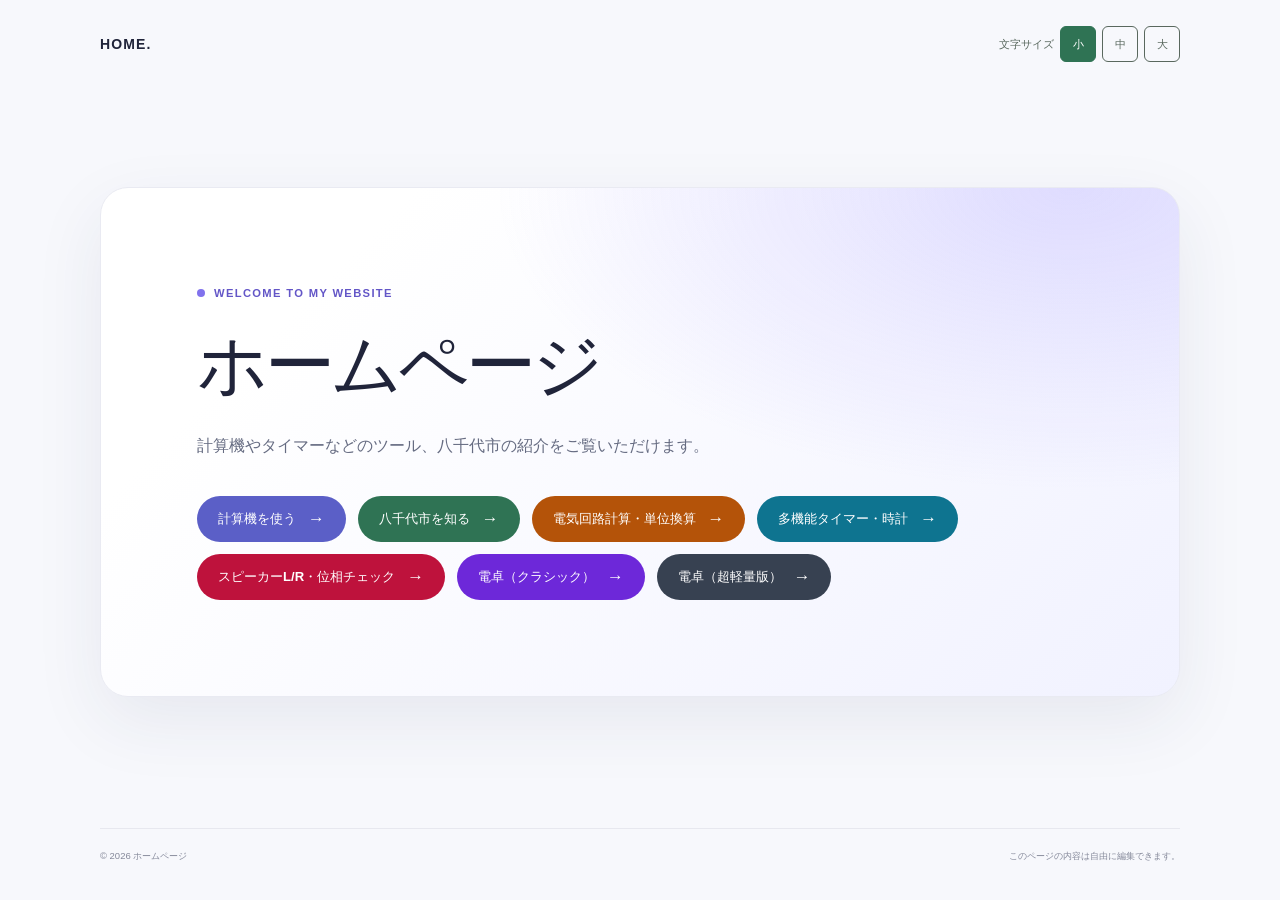
<file: index.html>
<!doctype html>
<html lang="ja">
  <head>
    <meta charset="utf-8">
    <meta name="viewport" content="width=device-width, initial-scale=1">
    <meta name="theme-color" content="#f7f8fc">
    <meta name="description" content="シンプルなホームページのテンプレートです。">
    <title>ホームページ</title>
    <style>
      :root {
        --text-size-scale: 0.875;
        color-scheme: light;
        font-family: "Noto Sans JP", "Hiragino Kaku Gothic ProN", Meiryo, sans-serif;
        color: #20243a;
        background: #f7f8fc;
        font-synthesis: none;
        text-rendering: optimizeLegibility;
        -webkit-font-smoothing: antialiased;
        -moz-osx-font-smoothing: grayscale;
      }

      * {
        box-sizing: border-box;
      }

      body {
        min-width: 320px;
        min-height: 100vh;
        margin: 0;
      }

      a {
        color: inherit;
      }

      .site-header,
      main,
      .site-footer {
        width: min(100% - 48px, 1080px);
        margin-inline: auto;
      }

      .site-header {
        display: flex;
        align-items: center;
        justify-content: space-between;
        min-height: 88px;
      }

      .brand {
        color: #20243a;
        font-size: 1rem;
        font-weight: 800;
        letter-spacing: 0.08em;
        text-decoration: none;
      }

      .header-note {
        color: #74798d;
        font-size: 0.875rem;
      }

      main {
        display: grid;
        min-height: calc(100svh - 160px);
        align-items: center;
        padding-block: 48px 80px;
      }

      .hero {
        position: relative;
        overflow: hidden;
        padding: clamp(40px, 8vw, 96px);
        border: 1px solid #e9eaf2;
        border-radius: 28px;
        background:
          radial-gradient(ellipse at 90% 0%, rgb(143 130 255 / 24%), transparent 42%),
          linear-gradient(135deg, #fff 20%, #f1f2ff 100%);
        box-shadow: 0 24px 70px rgb(40 46 90 / 8%);
      }

      .eyebrow {
        display: inline-flex;
        align-items: center;
        gap: 9px;
        margin: 0 0 24px;
        color: #6356c7;
        font-size: 0.8rem;
        font-weight: 700;
        letter-spacing: 0.12em;
        text-transform: uppercase;
      }

      .eyebrow::before {
        width: 8px;
        height: 8px;
        border-radius: 50%;
        background: #8172ed;
        content: "";
      }

      h1 {
        max-width: 680px;
        margin: 0;
        font-size: clamp(2.5rem, calc(7vw * var(--text-size-scale)), 5rem);
        font-weight: 800;
        letter-spacing: -0.06em;
        line-height: 1.2;
      }

      .hero-copy {
        max-width: 540px;
        margin: 24px 0 0;
        color: #666c82;
        font-size: clamp(1rem, calc(2vw * var(--text-size-scale)), 1.125rem);
        line-height: 1.9;
      }

      .hero-actions {
        display: flex;
        flex-wrap: wrap;
        gap: 12px;
        margin-top: 36px;
      }

      .hero-link {
        display: inline-flex;
        align-items: center;
        gap: 12px;
        padding: 14px 21px;
        border-radius: 999px;
        background: var(--button-color);
        color: #fff;
        font-size: 0.9375rem;
        font-weight: 700;
        text-decoration: none;
        transition: background-color 160ms ease, transform 160ms ease;
      }

      .hero-link:hover {
        transform: translateY(-2px);
        background: var(--button-hover-color);
      }

      .hero-link-calculator {
        --button-color: #5b5fc7;
        --button-hover-color: #4449a8;
      }

      .hero-link-city {
        --button-color: #2f7354;
        --button-hover-color: #245c42;
      }

      .hero-link-electric {
        --button-color: #b45309;
        --button-hover-color: #8f3f06;
      }

      .hero-link-timer {
        --button-color: #0e7490;
        --button-hover-color: #0a5b71;
      }

      .hero-link-audio {
        --button-color: #be123c;
        --button-hover-color: #990f32;
      }

      .hero-link-classic {
        --button-color: #6d28d9;
        --button-hover-color: #551eab;
      }

      .hero-link-classic-light {
        --button-color: #374151;
        --button-hover-color: #252d3b;
      }

      .hero-link:focus-visible,
      .brand:focus-visible {
        outline: 3px solid #a59bf5;
        outline-offset: 4px;
      }

      .hero-link span {
        font-size: 1.2rem;
        line-height: 1;
      }

      .site-footer {
        display: flex;
        justify-content: space-between;
        padding-block: 20px 28px;
        border-top: 1px solid #e7e8ef;
        color: #85899a;
        font-size: 0.8125rem;
      }

      .site-footer p {
        margin: 0;
      }

      @media (max-width: 600px) {
        .site-header,
        main,
        .site-footer {
          width: min(100% - 32px, 1080px);
        }

        .site-header {
          min-height: 72px;
        }

        main {
          min-height: calc(100svh - 144px);
          padding-block: 28px 48px;
        }

        .hero {
          padding: 40px 28px;
          border-radius: 22px;
        }

        .site-footer {
          gap: 12px;
          flex-wrap: wrap;
        }
      }

      @media (prefers-reduced-motion: reduce) {
        *,
        *::before,
        *::after {
          scroll-behavior: auto !important;
          transition-duration: 0.01ms !important;
        }

      }
    </style>
    <link rel="stylesheet" href="page-transition.css">
    <link rel="stylesheet" href="text-size.css">
    <script src="text-size.js" defer></script>
  </head>
  <body>
    <div class="loading-curtain" aria-hidden="true">
      <div class="loading-curtain-panel"></div>
      <div class="loading-curtain-panel"></div>
      <div class="loading-mark"></div>
    </div>
    <header class="site-header">
      <a class="brand" href="index.html" aria-label="ホーム">HOME<span aria-hidden="true">.</span></a>
      <div class="text-size-control" role="group" aria-label="文字サイズ">
        <span>文字サイズ</span>
        <button type="button" data-text-size="small" aria-label="文字サイズを小にする" aria-pressed="true">小</button>
        <button type="button" data-text-size="medium" aria-label="文字サイズを中にする" aria-pressed="false">中</button>
        <button type="button" data-text-size="large" aria-label="文字サイズを大にする" aria-pressed="false">大</button>
      </div>
    </header>
    <main>
      <section class="hero" aria-labelledby="hero-title">
        <p class="eyebrow">Welcome to my website</p>
        <h1 id="hero-title">ホームページ</h1>
        <p class="hero-copy">計算機やタイマーなどのツール、八千代市の紹介をご覧いただけます。</p>
        <div class="hero-actions">
          <a class="hero-link hero-link-calculator" href="calc.html">計算機を使う <span aria-hidden="true">→</span></a>
          <a class="hero-link hero-link-city" href="yacchi2.html">八千代市を知る <span aria-hidden="true">→</span></a>
          <a class="hero-link hero-link-electric" href="ElectricUtils.html">電気回路計算・単位換算 <span aria-hidden="true">→</span></a>
          <a class="hero-link hero-link-timer" href="supertimer.html">多機能タイマー・時計 <span aria-hidden="true">→</span></a>
          <a class="hero-link hero-link-audio" href="LRtest.html">スピーカーL/R・位相チェック <span aria-hidden="true">→</span></a>
          <a class="hero-link hero-link-classic" href="Calculator-ClassicF.html">電卓（クラシック） <span aria-hidden="true">→</span></a>
          <a class="hero-link hero-link-classic-light" href="Calculator-ClassicL.html">電卓（超軽量版） <span aria-hidden="true">→</span></a>
        </div>
      </section>
    </main>
    <footer class="site-footer" id="site-footer">
      <p><small>&copy; 2026 ホームページ</small></p>
      <p><small>このページの内容は自由に編集できます。</small></p>
    </footer>
    <script src="page-transition.js"></script>
  </body>
</html>
</file>
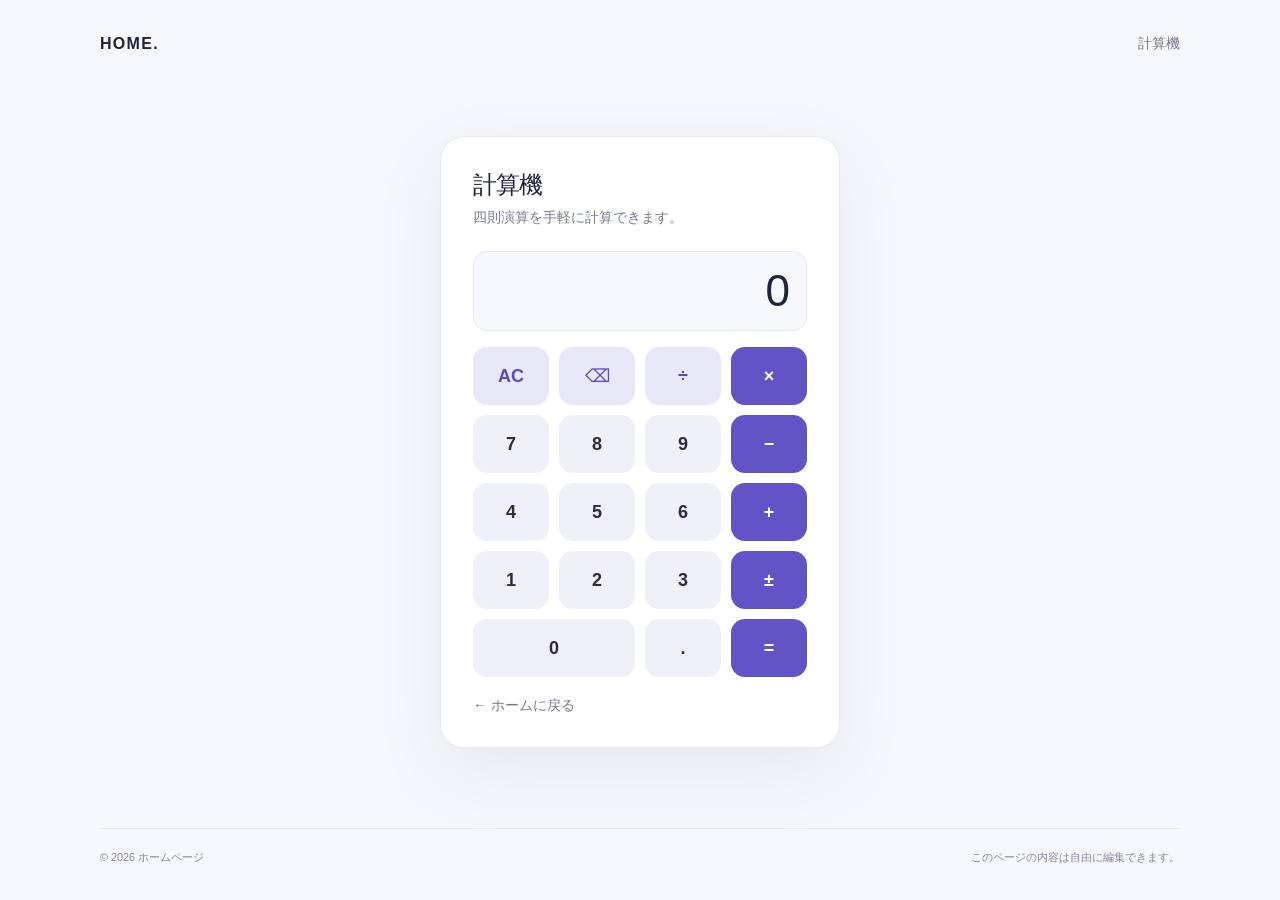
<file: calc.html>
<!doctype html>
<html lang="ja">
  <head>
    <meta charset="utf-8">
    <meta name="viewport" content="width=device-width, initial-scale=1">
    <meta name="theme-color" content="#f7f8fc">
    <meta name="description" content="四則演算ができるシンプルな計算機です。">
    <title>計算機 | ホームページ</title>
    <style>
      :root {
        color-scheme: light;
        font-family: "Noto Sans JP", "Hiragino Kaku Gothic ProN", Meiryo, sans-serif;
        color: #20243a;
        background: #f7f8fc;
        font-synthesis: none;
        text-rendering: optimizeLegibility;
        -webkit-font-smoothing: antialiased;
        -moz-osx-font-smoothing: grayscale;
      }

      * {
        box-sizing: border-box;
      }

      body {
        min-width: 320px;
        min-height: 100vh;
        margin: 0;
      }

      .site-header,
      main,
      .site-footer {
        width: min(100% - 48px, 1080px);
        margin-inline: auto;
      }

      .site-header {
        display: flex;
        align-items: center;
        justify-content: space-between;
        min-height: 88px;
      }

      .brand {
        color: #20243a;
        font-size: 1rem;
        font-weight: 800;
        letter-spacing: 0.08em;
        text-decoration: none;
      }

      .header-note,
      .back-link {
        color: #74798d;
        font-size: 0.875rem;
      }

      main {
        display: grid;
        min-height: calc(100svh - 160px);
        align-items: center;
        justify-items: center;
        padding-block: 32px 64px;
      }

      .calculator {
        width: min(100%, 400px);
        padding: 32px;
        border: 1px solid #e9eaf2;
        border-radius: 24px;
        background: #fff;
        box-shadow: 0 24px 70px rgb(40 46 90 / 8%);
      }

      .calculator-heading {
        margin: 0 0 8px;
        font-size: 1.5rem;
        letter-spacing: -0.04em;
      }

      .calculator-description {
        margin: 0 0 24px;
        color: #74798d;
        font-size: 0.875rem;
      }

      .display {
        width: 100%;
        min-height: 76px;
        margin-bottom: 16px;
        padding: 14px 16px;
        overflow: hidden;
        border: 1px solid #e9eaf2;
        border-radius: 14px;
        background: #f7f8fc;
        color: #20243a;
        font: inherit;
        font-size: clamp(2rem, 9vw, 2.75rem);
        font-variant-numeric: tabular-nums;
        text-align: right;
        text-overflow: ellipsis;
      }

      .keypad {
        display: grid;
        grid-template-columns: repeat(4, minmax(0, 1fr));
        gap: 10px;
      }

      .key {
        min-height: 58px;
        border: 0;
        border-radius: 14px;
        background: #f0f1f8;
        color: #292d43;
        cursor: pointer;
        font: inherit;
        font-size: 1.125rem;
        font-weight: 700;
        transition: background-color 140ms ease, transform 140ms ease;
      }

      .key:hover {
        transform: translateY(-1px);
        background: #e6e7f2;
      }

      .key:active {
        transform: translateY(0);
      }

      .key:focus-visible,
      .brand:focus-visible,
      .back-link:focus-visible {
        outline: 3px solid #a59bf5;
        outline-offset: 3px;
      }

      .key-utility {
        background: #e9e8f8;
        color: #5a4dbb;
      }

      .key-operator,
      .key-equals {
        background: #6254c7;
        color: #fff;
      }

      .key-operator:hover,
      .key-equals:hover {
        background: #5043b0;
      }

      .key-zero {
        grid-column: span 2;
      }

      .back-link {
        display: inline-block;
        margin-top: 20px;
        text-decoration: none;
      }

      .back-link:hover {
        color: #5043b0;
        text-decoration: underline;
      }

      .site-footer {
        display: flex;
        justify-content: space-between;
        padding-block: 20px 28px;
        border-top: 1px solid #e7e8ef;
        color: #85899a;
        font-size: 0.8125rem;
      }

      .site-footer p {
        margin: 0;
      }

      @media (max-width: 600px) {
        .site-header,
        main,
        .site-footer {
          width: min(100% - 32px, 1080px);
        }

        .site-header {
          min-height: 72px;
        }

        main {
          min-height: calc(100svh - 144px);
          padding-block: 24px 40px;
        }

        .calculator {
          padding: 24px;
          border-radius: 20px;
        }

        .site-footer {
          gap: 12px;
          flex-wrap: wrap;
        }
      }

      @media (prefers-reduced-motion: reduce) {
        *,
        *::before,
        *::after {
          transition-duration: 0.01ms !important;
        }
      }
    </style>
    <link rel="stylesheet" href="page-transition.css">
  </head>
  <body>
    <div class="loading-curtain" aria-hidden="true">
      <div class="loading-curtain-panel"></div>
      <div class="loading-curtain-panel"></div>
      <div class="loading-mark"></div>
    </div>
    <header class="site-header">
      <a class="brand" href="index.html" aria-label="ホーム">HOME<span aria-hidden="true">.</span></a>
      <span class="header-note">計算機</span>
    </header>
    <main>
      <section class="calculator" aria-labelledby="calculator-title">
        <h1 class="calculator-heading" id="calculator-title">計算機</h1>
        <p class="calculator-description">四則演算を手軽に計算できます。</p>
        <input class="display" id="display" type="text" value="0" aria-label="計算結果" readonly>
        <div class="keypad" aria-label="計算機のキー">
          <button class="key key-utility" type="button" data-action="clear" aria-label="クリア">AC</button>
          <button class="key key-utility" type="button" data-action="backspace" aria-label="一文字削除">⌫</button>
          <button class="key key-utility" type="button" data-action="operator" data-value="/" aria-label="割る">÷</button>
          <button class="key key-operator" type="button" data-action="operator" data-value="*" aria-label="掛ける">×</button>
          <button class="key" type="button" data-action="digit" data-value="7">7</button>
          <button class="key" type="button" data-action="digit" data-value="8">8</button>
          <button class="key" type="button" data-action="digit" data-value="9">9</button>
          <button class="key key-operator" type="button" data-action="operator" data-value="-" aria-label="引く">−</button>
          <button class="key" type="button" data-action="digit" data-value="4">4</button>
          <button class="key" type="button" data-action="digit" data-value="5">5</button>
          <button class="key" type="button" data-action="digit" data-value="6">6</button>
          <button class="key key-operator" type="button" data-action="operator" data-value="+" aria-label="足す">+</button>
          <button class="key" type="button" data-action="digit" data-value="1">1</button>
          <button class="key" type="button" data-action="digit" data-value="2">2</button>
          <button class="key" type="button" data-action="digit" data-value="3">3</button>
          <button class="key key-operator" type="button" data-action="sign" aria-label="正負を切り替え">±</button>
          <button class="key key-zero" type="button" data-action="digit" data-value="0">0</button>
          <button class="key" type="button" data-action="decimal" aria-label="小数点">.</button>
          <button class="key key-equals" type="button" data-action="equals" aria-label="イコール">=</button>
        </div>
        <a class="back-link" href="index.html">← ホームに戻る</a>
      </section>
    </main>
    <footer class="site-footer">
      <p><small>&copy; 2026 ホームページ</small></p>
      <p><small>このページの内容は自由に編集できます。</small></p>
    </footer>
    <script src="page-transition.js"></script>
    <script>
      const display = document.querySelector("#display");
      const keypad = document.querySelector(".keypad");
      let currentInput = "0";
      let storedValue = null;
      let pendingOperator = null;
      let shouldStartNewInput = false;

      function render() {
        display.value = currentInput;
      }

      function clear() {
        currentInput = "0";
        storedValue = null;
        pendingOperator = null;
        shouldStartNewInput = false;
        render();
      }

      function enterDigit(digit) {
        if (shouldStartNewInput || currentInput === "エラー") {
          currentInput = digit;
          shouldStartNewInput = false;
        } else if (currentInput === "0") {
          currentInput = digit;
        } else if (currentInput.replace("-", "").length < 15) {
          currentInput += digit;
        }
        render();
      }

      function enterDecimal() {
        if (shouldStartNewInput || currentInput === "エラー") {
          currentInput = "0.";
          shouldStartNewInput = false;
        } else if (!currentInput.includes(".")) {
          currentInput += ".";
        }
        render();
      }

      function calculate(left, right, operator) {
        switch (operator) {
          case "+": return left + right;
          case "-": return left - right;
          case "*": return left * right;
          case "/": return right === 0 ? null : left / right;
          default: return right;
        }
      }

      function formatResult(value) {
        if (!Number.isFinite(value)) {
          return null;
        }
        return String(Number(value.toPrecision(12)));
      }

      function chooseOperator(operator) {
        if (currentInput === "エラー") return;
        const value = Number(currentInput);
        if (pendingOperator && !shouldStartNewInput) {
          const result = calculate(storedValue, value, pendingOperator);
          const formatted = result === null ? null : formatResult(result);
          if (formatted === null) {
            currentInput = "エラー";
            storedValue = null;
            pendingOperator = null;
            shouldStartNewInput = true;
            render();
            return;
          }
          currentInput = formatted;
        }
        storedValue = Number(currentInput);
        pendingOperator = operator;
        shouldStartNewInput = true;
        render();
      }

      function equals() {
        if (!pendingOperator || storedValue === null || shouldStartNewInput || currentInput === "エラー") {
          return;
        }
        const result = calculate(storedValue, Number(currentInput), pendingOperator);
        const formatted = result === null ? null : formatResult(result);
        currentInput = formatted === null ? "エラー" : formatted;
        storedValue = null;
        pendingOperator = null;
        shouldStartNewInput = true;
        render();
      }

      function handleAction(action, value) {
        if (action === "digit") enterDigit(value);
        if (action === "decimal") enterDecimal();
        if (action === "operator") chooseOperator(value);
        if (action === "equals") equals();
        if (action === "clear") clear();
        if (action === "backspace") {
          if (shouldStartNewInput || currentInput === "エラー") {
            currentInput = "0";
            shouldStartNewInput = false;
          } else {
            currentInput = currentInput.length > 1 ? currentInput.slice(0, -1) : "0";
            if (currentInput === "-") currentInput = "0";
          }
          render();
        }
        if (action === "sign" && currentInput !== "0" && currentInput !== "エラー") {
          currentInput = currentInput.startsWith("-") ? currentInput.slice(1) : `-${currentInput}`;
          render();
        }
      }

      keypad.addEventListener("click", (event) => {
        const button = event.target.closest("button");
        if (!button) return;
        handleAction(button.dataset.action, button.dataset.value);
      });

      document.addEventListener("keydown", (event) => {
        if (/^\d$/.test(event.key)) handleAction("digit", event.key);
        else if (event.key === ".") handleAction("decimal");
        else if (["+", "-", "*", "/"].includes(event.key)) handleAction("operator", event.key);
        else if (event.key === "Enter" || event.key === "=") handleAction("equals");
        else if (event.key === "Backspace") handleAction("backspace");
        else if (event.key === "Escape") handleAction("clear");
        else return;
        event.preventDefault();
      });
    </script>
  </body>
</html>
</file>
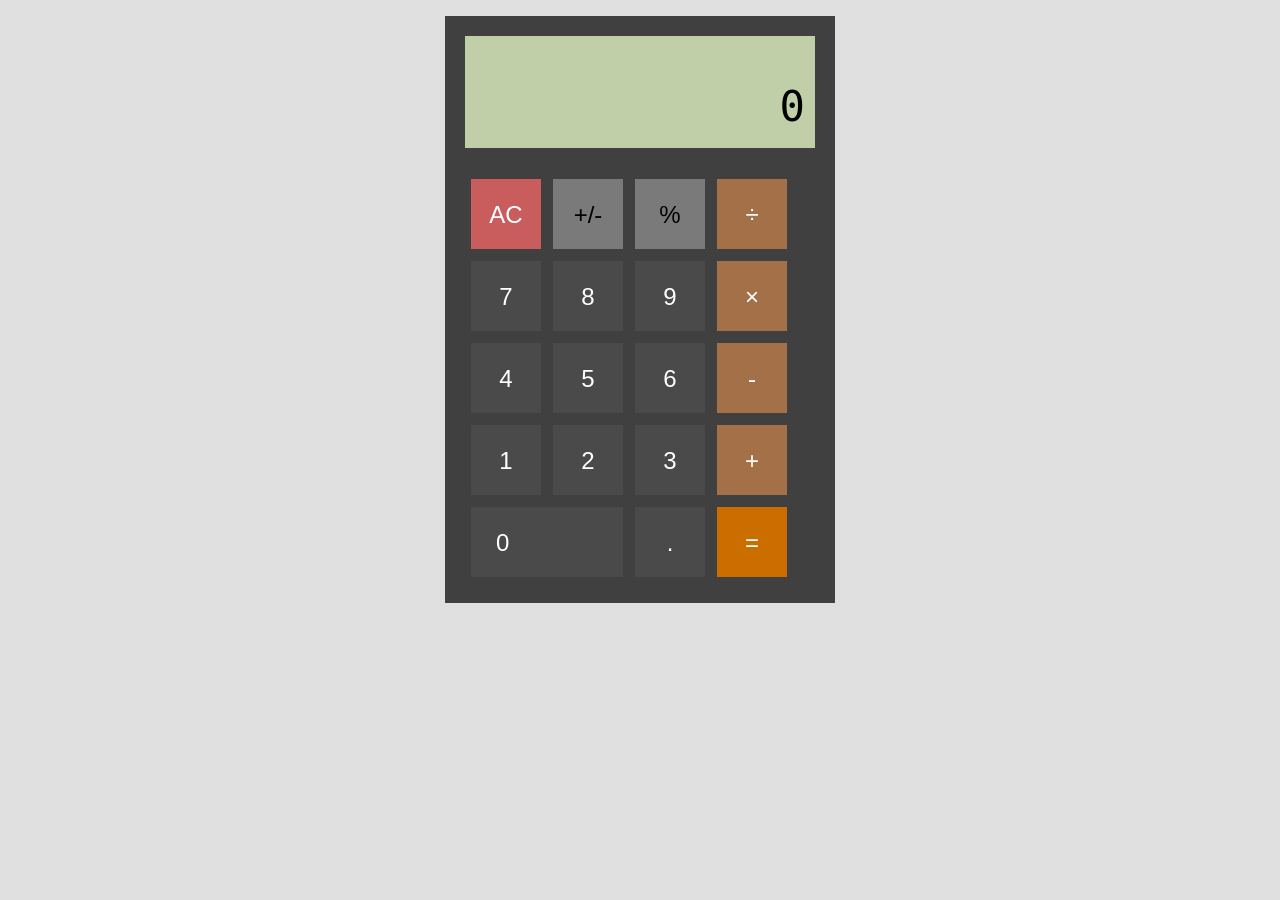
<file: Calculator-ClassicL.html>
<!DOCTYPE html>
<html lang="ja">
<head>
    <meta charset="UTF-8">
    
    <!-- ズーム防止対策とタッチ抜け対策を維持 -->
    <meta name="viewport" content="width=device-width, initial-scale=1.0, maximum-scale=1.0, user-scalable=no">
    <title>電卓 (超軽量版)</title>
    
    <!-- PWA / iOSホーム画面への追加設定は残す -->
    <meta name="apple-mobile-web-app-capable" content="yes">
    <meta name="apple-mobile-web-app-status-bar-style" content="black-translucent">
    <meta name="apple-mobile-web-app-title" content="電卓">
    
    <!-- アイコン設定 -->
    <link rel="icon" href="https://raw.githubusercontent.com/tenchan-2025/Calculator-Classic/refs/heads/main/icon.png" type="image/png">
    <link rel="apple-touch-icon" href="https://raw.githubusercontent.com/tenchan-2025/Calculator-Classic/refs/heads/main/icon.png">

    <!-- 描画負荷を極限まで削減したスタイル (角丸・境界線なし) -->
    <style>
        /* --- 固定カラーコード定義 --- */
        .display-bg { background-color: #c0cfa8; } 
        .calculator-bg { background-color: #404040; }
        .dark-key-color { background-color: #4a4a4a; }
        .light-key-color { background-color: #7a7a7a; }
        .red-key-color { background-color: #c95d5d; } 
        .op-key-color { background-color: #a47047; }
        .equals-key-color { background-color: #cc6d00; }
        
        /* Text Colors */
        .text-dark { color: #000000; }
        .text-light { color: #ffffff; }

        /* --- 基本レイアウトと互換性のための修正 --- */

        body {
            /* スクロールを厳格に禁止し、タッチ抜けを減らす */
            overflow: hidden; 
            -webkit-overflow-scrolling: touch; 

            font-family: Helvetica, Arial, sans-serif; 
            background: #e0e0e0; 
            min-height: 100vh;
            height: 100vh;
            display: block; 
            text-align: center; 
            padding: 1rem; 
            margin: 0;
            box-sizing: border-box; 
            user-select: none; 
            -webkit-user-select: none; 
        }

        #calculator {
            background-color: #404040;
            /* 角丸を完全に削除 */
            border-radius: 0px; 
            /* 影を完全に削除 */
            box-shadow: none; 
            padding: 20px; 
            /* 境界線を完全に削除 */
            border: none;
            width: 100%; 
            max-width: 350px; 
            margin: 0 auto; 
            position: relative;
            display: block; 
        }

        #swipe-area {
            /* 角丸を完全に削除 */
            border-radius: 0px; 
            background-color: #c0cfa8; 
            padding: 15px 10px;
            margin-bottom: 20px; 
            /* 影と境界線を完全に削除 */
            box-shadow: none; 
            border: none;
            position: relative;
            overflow: hidden; 
            cursor: pointer; 
        }
        
        #previous-operation {
            color: #000000; 
            opacity: 0.6;
            font-size: 1.25em; 
            height: 1.5em; 
            font-weight: 300;
            text-align: right; 
        }

        #current-display {
            min-height: 4em;
            display: block; 
            font-family: monospace; 
            font-weight: 300; 
            /* 影を完全に削除 */
            text-shadow: none; 
            text-align: right; 
            height: 4em; 
            overflow: hidden; 
            line-height: 4em; 
        }

        /* --- ボタン共通スタイル (究極の簡素化) --- */
        .calculator-grid {
            display: block; 
            width: 100%;
            padding-top: 5px;
        }

        .key {
            width: 70px; 
            height: 70px; 
            float: left; 
            margin: 6px; 
            display: block; 
            
            /* 角丸を完全に削除 */
            border-radius: 0px; 
            text-align: center;
            line-height: 70px; 
            font-size: 1.5em;
            font-weight: 500;
            color: #ffffff; 
            
            /* 影と境界線を完全に削除 */
            box-shadow: none;         
            border: none; 
            
            /* トランジションと変換を削除 */
            -webkit-transition: none; 
            transition: none; 
            -webkit-transform: none;
            transform: none; 
            position: relative; 
            cursor: pointer;
            -webkit-user-select: none;
            user-select: none;
            -webkit-box-sizing: border-box; 
            box-sizing: border-box; 
        }

        /* 4列のクリア */
        .key:nth-child(4n+1) { clear: left; }
        /* 5列目の0キー前のクリア */
        .key[data-value="0"] { clear: left; }
        
        /* 押下時のフィードバックを簡素化 (色を変えるだけ) */
        /* JSでactiveクラスを設定する方式に変更し、CSSの:activeは非推奨に */
        .key.active {
            background-color: rgba(0, 0, 0, 0.2) !important; 
        }
        
        /* --- キーの背景色設定 (単色) --- */
        
        /* Dark Keys (Number and .) */
        .key[data-type="number"] {
            background-color: #4a4a4a;
            color: #ffffff;
        }

        /* Light Keys (+/-, %) */
        .key.light-key {
            background-color: #7a7a7a;
            color: #000000; 
        }
        .key.light-key.active { background-color: #5a5a5a !important; }
        
        /* AC/C (赤色キー) */
        .key.red-key {
            background-color: #c95d5d;
            color: #ffffff; 
        }
        .key.red-key.active { background-color: #a44d4d !important; }

        /* Operator Keys */
        .key.op-key {
            background-color: #a47047;
        }
        .key.op-key.active { background-color: #8b5f3a !important; }

        /* Equals Key */
        .key.equals-key {
            background-color: #cc6d00;
        }
        .key.equals-key.active { background-color: #a35600 !important; }
        
        /* Zero Key - 2列幅の代替 */
        .key[data-value="0"] {
            width: 152px; 
            text-align: left;
            padding-left: 25px; 
        }

        #current-value-span.error-text {
            color: #8b0000; 
        }

        /* 画面サイズが小さい場合の調整 */
        @media (max-width: 380px) {
            #calculator {
                padding: 10px;
            }
            .key {
                width: 60px; 
                height: 60px; 
                margin: 5px;
                font-size: 1.3em;
                line-height: 60px;
            }
            .key[data-value="0"] {
                width: 130px; 
                padding-left: 20px;
            }
            #current-display {
                height: 3.5em;
                line-height: 3.5em;
            }
        }
    </style>
    <link rel="stylesheet" href="page-transition.css">
</head>
<body>
    <div class="loading-curtain" data-open-delay="0" style="--curtain-open-duration: 1s; --curtain-close-duration: 1s" aria-hidden="true">
        <div class="loading-curtain-panel"></div>
        <div class="loading-curtain-panel"></div>
        <div class="loading-mark"></div>
    </div>
    
    <div id="calculator">
        
        <!-- ディスプレイ部分 (スワイプエリアを含む) -->
        <div id="swipe-area" class="display-bg"> 
            <div id="previous-operation" class="text-dark"></div>
            <div id="current-display" class="text-dark">
                <!-- フォントサイズはJSで制御 -->
                <span id="current-value-span">0</span>
            </div>
        </div>

        <!-- ボタングリッド -->
        <div class="calculator-grid">
            
            <!-- 1列目: AC, +/-, %, ÷ -->
            <button id="clear-key" class="key red-key" data-type="clear">AC</button>
            <button class="key light-key" data-type="sign">+/-</button>
            <button class="key light-key" data-type="operator" data-value="%">%</button>
            <button class="key op-key" data-type="operator" data-value="/">÷</button>

            <!-- 2列目: 7, 8, 9, × -->
            <button class="key" data-type="number" data-value="7">7</button>
            <button class="key" data-type="number" data-value="8">8</button>
            <button class="key" data-type="number" data-value="9">9</button>
            <button class="key op-key" data-type="operator" data-value="*">×</button>

            <!-- 3列目: 4, 5, 6, - -->
            <button class="key" data-type="number" data-value="4">4</button>
            <button class="key" data-type="number" data-value="5">5</button>
            <button class="key" data-type="number" data-value="6">6</button>
            <button class="key op-key" data-type="operator" data-value="-">-</button>

            <!-- 4列目: 1, 2, 3, + -->
            <button class="key" data-type="number" data-value="1">1</button>
            <button class="key" data-type="number" data-value="2">2</button>
            <button class="key" data-type="number" data-value="3">3</button>
            <button class="key op-key" data-type="operator" data-value="+">+</button>

            <!-- 5列目: 0 (2マス幅), ., = -->
            <button class="key" data-type="number" data-value="0">0</button> 
            <button class="key" data-type="number" data-value=".">.</button>
            <button class="key equals-key" data-type="equals">=</button> 
        </div>
        
        <!-- floatの解除 -->
        <div style="clear: both;"></div>
    </div>

    <!-- スクリプト (古いJS構文に準拠) -->
    <script>
        // var, function, 標準的なDOM操作のみを使用
        
        // DOM要素の取得
        var currentValueSpan = document.getElementById('current-value-span');
        var previousOperation = document.getElementById('previous-operation');
        var calculator = document.getElementById('calculator');
        var clearKey = document.getElementById('clear-key'); 
        var swipeArea = document.getElementById('swipe-area'); 
        
        // --- 電卓ロジック ---

        // 初期状態を定義
        var calculatorState = {
            currentValue: '0',        
            previousValue: null,      
            operation: null,          
            waitingForNewValue: true, 
            isError: false,           
            // 互換性のため、前回の値と操作を保持する
            lastValue: null,
            lastOperation: null
        };

        var operationMap = {
            '+': '+',
            '-': '−',
            '*': '×',
            '/': '÷',
            '%': '%',
        };
        
        // ディスプレイのフォントサイズを調整 (emを使用)
        function adjustFontSize(value) {
            var length = value.replace(/[-.]/g, '').length; 
            var fontSize;
            // フォントサイズ調整の計算負荷は低いため維持
            if (length > 13) {
                fontSize = '1.5em'; 
            } else if (length > 10) {
                fontSize = '1.75em'; 
            } else if (length > 7) {
                fontSize = '2.5em'; 
            } else {
                fontSize = '3.25em'; 
            }
            currentValueSpan.style.fontSize = fontSize;
        }

        // 古いブラウザの互換性のため、カンマ区切りは削除
        function formatNumberForDisplay(valueStr) {
            // 文字列長制限 (15桁を超える場合は指数表記を避けるために切り詰める)
            if (valueStr.length > 15) {
                // 簡易的な切り詰め（小数点以下を優先的に）
                var parts = valueStr.split('.');
                if (parts.length > 1) {
                    var newFractional = parts[1].substring(0, 15 - parts[0].length);
                    if (newFractional.length === 0) {
                        return parts[0];
                    }
                    return parts[0] + '.' + newFractional;
                } else if (valueStr.length > 15) {
                    return valueStr.substring(0, 15);
                }
            }
            return valueStr;
        }

        // ディスプレイを更新
        function updateDisplay() {
            // パフォーマンスのため、classNameの変更を必要最小限に抑える
            var isError = calculatorState.isError;
            var currentClassName = currentValueSpan.className;

            if (isError) {
                currentValueSpan.textContent = 'エラー';
                currentValueSpan.style.fontSize = '2em'; 
                if (currentClassName.indexOf('error-text') === -1) {
                    currentValueSpan.className = 'error-text text-dark'; // text-redからtext-darkに修正
                }
                previousOperation.textContent = '';
                clearKey.textContent = 'AC'; 
                return;
            } else {
                if (currentClassName.indexOf('error-text') !== -1) {
                     currentValueSpan.className = 'text-dark'; 
                } else if (currentClassName === '') {
                    currentValueSpan.classList.add('text-dark');
                }
            }

            var displayValue = formatNumberForDisplay(calculatorState.currentValue);
            currentValueSpan.textContent = displayValue;
            adjustFontSize(displayValue); 

            if (calculatorState.previousValue !== null && calculatorState.operation !== null) {
                var opSymbol = operationMap[calculatorState.operation] || calculatorState.operation;
                var prevFormatted = String(calculatorState.previousValue);
                previousOperation.textContent = prevFormatted + ' ' + opSymbol;
            } else {
                previousOperation.textContent = '';
            }

            // AC (All Clear) と C (Clear current) の切り替え
            if (calculatorState.currentValue !== '0' && !calculatorState.waitingForNewValue) {
                clearKey.textContent = 'C';
            } else {
                clearKey.textContent = 'AC';
            }
        }

        // 数字/小数点入力の処理
        function inputDigit(digit) {
            if (calculatorState.isError) return;

            if (calculatorState.waitingForNewValue) {
                calculatorState.currentValue = (digit === '.') ? '0.' : digit;
                calculatorState.waitingForNewValue = false;
                calculatorState.lastValue = null;
                calculatorState.lastOperation = null;
            } else {
                if (calculatorState.currentValue.replace(/[-.]/g, '').length >= 15 && digit !== '.') {
                    return; 
                }
                
                if (digit === '.') {
                    if (calculatorState.currentValue.indexOf('.') === -1) {
                        calculatorState.currentValue += '.';
                    }
                } else if (calculatorState.currentValue === '0' && digit !== '.') {
                    calculatorState.currentValue = digit;
                } else {
                    calculatorState.currentValue += digit;
                }
            }
            updateDisplay();
        }

        // 演算子入力の処理
        function handleOperator(nextOperation) {
            if (calculatorState.isError) return;

            var inputValue = parseFloat(calculatorState.currentValue);

            calculatorState.lastValue = null;
            calculatorState.lastOperation = null;

            if (calculatorState.previousValue === null) {
                calculatorState.previousValue = inputValue;
            } else if (!calculatorState.waitingForNewValue) {
                var result = calculate(calculatorState.previousValue, inputValue, calculatorState.operation);

                if (result === 'ERROR') {
                    calculatorState.isError = true;
                    updateDisplay();
                    return;
                }
                
                calculatorState.currentValue = String(result);
                calculatorState.previousValue = result;
            }

            calculatorState.waitingForNewValue = true;
            calculatorState.operation = nextOperation;
            updateDisplay();
        }

        // イコール (=) 処理
        function handleEquals() {
            if (calculatorState.isError) return;
            
            var prevValue, op;

            if (calculatorState.previousValue === null) {
                if (calculatorState.lastValue === null) return; 

                prevValue = parseFloat(calculatorState.currentValue);
                op = calculatorState.lastOperation;
            } else {
                prevValue = calculatorState.previousValue;
                op = calculatorState.operation;
                
                calculatorState.lastValue = parseFloat(calculatorState.currentValue);
                calculatorState.lastOperation = op;
                
                calculatorState.previousValue = null;
                calculatorState.operation = null;
            }

            var currentInput = parseFloat(calculatorState.currentValue);
            var calculateValue = calculatorState.lastValue !== null ? calculatorState.lastValue : currentInput;
            
            var result = calculate(prevValue, calculateValue, op);

            if (result === 'ERROR') {
                calculatorState.isError = true;
            } else {
                calculatorState.currentValue = String(result);
            }
            calculatorState.waitingForNewValue = true;
            updateDisplay();
        }

        // 実際の計算ロジック
        function calculate(prev, current, operation) {
            var precision = 10000000000; 
            prev = Math.round(prev * precision) / precision;
            current = Math.round(current * precision) / precision;

            var result;
            switch (operation) {
                case '+':
                    result = prev + current;
                    break;
                case '-':
                    result = prev - current;
                    break;
                case '*':
                    result = prev * current;
                    break;
                case '/':
                    if (current === 0) return 'ERROR'; 
                    result = prev / current;
                    break;
                case '%':
                    result = prev * (current / 100);
                    break;
                default:
                    return current;
            }
            return Math.round(result * precision) / precision;
        }
        
        // クリアボタン (AC/C) の処理
        function clear() {
            if (calculatorState.isError) {
                fullClear(); 
            } else if (clearKey.textContent === 'C') {
                currentClear(); 
            } else {
                fullClear(); 
            }
            updateDisplay();
        }

        // 現在の入力のみクリア (C)
        function currentClear() {
            calculatorState.currentValue = '0';
            calculatorState.waitingForNewValue = true; 
            calculatorState.lastValue = null;
            calculatorState.lastOperation = null;
        }

        // 全てクリア (AC)
        function fullClear() {
            calculatorState = {
                currentValue: '0',
                previousValue: null,
                operation: null,
                waitingForNewValue: true,
                isError: false,
                lastValue: null,
                lastOperation: null
            };
        }

        // +/- (符号反転) の処理
        function changeSign() {
            if (calculatorState.isError) return;
            
            var value = parseFloat(calculatorState.currentValue);
            if (!isNaN(value) && value !== 0) {
                calculatorState.currentValue = String(-value);
                calculatorState.waitingForNewValue = false; 
            }
            updateDisplay();
        }

        // バックスペース (一文字削除) 処理
        function backspace() {
            if (calculatorState.isError || calculatorState.waitingForNewValue) return;

            var current = calculatorState.currentValue;

            if (current.length > 1 && current !== '0') {
                var newCurrent = current.slice(0, -1);
                
                if (newCurrent === '-' || newCurrent === '.') {
                    calculatorState.currentValue = '0';
                    calculatorState.waitingForNewValue = true;
                } else {
                    calculatorState.currentValue = newCurrent;
                }
            } else if (current.length === 1 && current !== '0') {
                calculatorState.currentValue = '0';
                calculatorState.waitingForNewValue = true;
            }
            
            calculatorState.lastValue = null;
            calculatorState.lastOperation = null;

            updateDisplay();
        }

        // --- イベントリスナー ---
        
        // 計算ロジックを実行する共通関数
        function executeAction(button) {
            var type = button.getAttribute('data-type');
            var value = button.getAttribute('data-value');

            if (!type) return;

            switch (type) {
                case 'number':
                    inputDigit(value);
                    break;
                case 'operator':
                    handleOperator(value);
                    break;
                case 'equals':
                    handleEquals();
                    break;
                case 'clear':
                    clear();
                    break;
                case 'sign':
                    changeSign();
                    break;
            }
        }

        // 1. (高速化の核心) モバイルでの高速応答のためのタッチイベント
        // clickイベントの300ms遅延を回避するためにtouchstartを使用
        calculator.addEventListener('touchstart', function(event) {
            var button = event.target;
            if (button.tagName !== 'BUTTON') return;

            // ブラウザの遅延クリックイベントを抑制し、意図しないスクロールを防止
            event.preventDefault(); 

            // 視覚的フィードバックを即座に開始
            button.classList.add('active');
            
            // 計算ロジックを即座に実行
            executeAction(button);

            // 視覚的フィードバックを非常に短い時間(50ms)で終了させる
            setTimeout(function() {
                button.classList.remove('active');
            }, 50); 
            
            // touchstartでロジックが実行されたため、これ以上の処理は不要
        });

        // 2. PCマウス操作のためのフォールバック (clickイベント)
        calculator.addEventListener('click', function(event) {
            var button = event.target;
            if (button.tagName !== 'BUTTON') return;

            // touchstartでpreventDefault()が呼ばれているため、モバイルではclickは発生しないか、
            // 発生してもevent.detailが0になることが多い。二重実行を防ぐためにチェックする。
            if (event.detail === 0) { 
                 return; 
            }

            // PC操作のための視覚的フィードバックとロジック実行
            button.classList.add('active');
            executeAction(button);
            setTimeout(function() {
                button.classList.remove('active');
            }, 50); 
        });

        // 2. スワイプイベント (一文字削除)
        var touchstartX = 0;
        var touchendX = 0;
        var SWIPE_THRESHOLD = 50; 

        swipeArea.addEventListener('touchstart', function(e) {
            if (e.touches.length > 1) {
                e.preventDefault(); 
                return;
            }
            touchstartX = e.changedTouches[0].screenX;
        }, false); 

        swipeArea.addEventListener('touchend', function(e) {
            if (e.changedTouches.length > 1) {
                e.preventDefault();
                return;
            }
            touchendX = e.changedTouches[0].screenX;
            handleGesture();
        }, false);
        
        // 全体でのタッチ操作によるズーム防止（タッチ抜け軽減）
        document.body.addEventListener('touchstart', function(e) {
            if (e.touches.length > 1) {
                e.preventDefault();
            }
        }, false);

        // iPad 2のような古いデバイスでクリックイベントの取りこぼしを防ぐため、
        // document.bodyのtouchmoveに対するpreventDefault()は削除済みです。

        function handleGesture() {
            var deltaX = touchendX - touchstartX;
            
            // スワイプの絶対値が閾値を超えているか確認
            if (Math.abs(deltaX) > SWIPE_THRESHOLD) {
                backspace();
            }
        }

        // 3. キーボードイベント (PC操作) 
        document.addEventListener('keydown', function(e) {
            if (calculatorState.isError) {
                if (e.key === 'Escape' || e.key === 'Delete' || e.keyCode === 27 || e.keyCode === 46) {
                    clear();
                }
                return;
            }

            var key = e.key || String.fromCharCode(e.keyCode); // e.keyがない場合の対応
            
            if (key >= '0' && key <= '9' || e.keyCode >= 48 && e.keyCode <= 57 || e.keyCode >= 96 && e.keyCode <= 105) {
                var digit = key >= '0' && key <= '9' ? key : String.fromCharCode(e.keyCode - 48);
                if (key === '0' || e.keyCode === 96) digit = '0';
                inputDigit(digit);
            } else if (key === '.' || e.keyCode === 190 || e.keyCode === 110) {
                inputDigit('.');
            } 
            else if (['+', '-', '*', '/'].indexOf(key) !== -1 || e.keyCode === 107 || e.keyCode === 109 || e.keyCode === 106 || e.keyCode === 111) {
                var op = key;
                if (e.keyCode === 107) op = '+';
                if (e.keyCode === 109) op = '-';
                if (e.keyCode === 106) op = '*';
                if (e.keyCode === 111) op = '/';
                handleOperator(op);
            } else if (key === '%' || e.keyCode === 53 && e.shiftKey) {
                handleOperator('%'); 
            }
            else if (key === 'Enter' || key === '=' || e.keyCode === 13) {
                if (e.preventDefault) e.preventDefault(); 
                handleEquals();
            }
            else if (key === 'Backspace' || e.keyCode === 8) {
                if (e.preventDefault) e.preventDefault(); 
                backspace();
            }
            else if (key === 'Escape' || e.keyCode === 27) {
                fullClear();
                updateDisplay();
            }
        });

        // 4. 初期表示の更新
        window.onload = function() {
            updateDisplay();
        };
    </script>
    <script src="page-transition.js"></script>
</body>
</html>
</file>
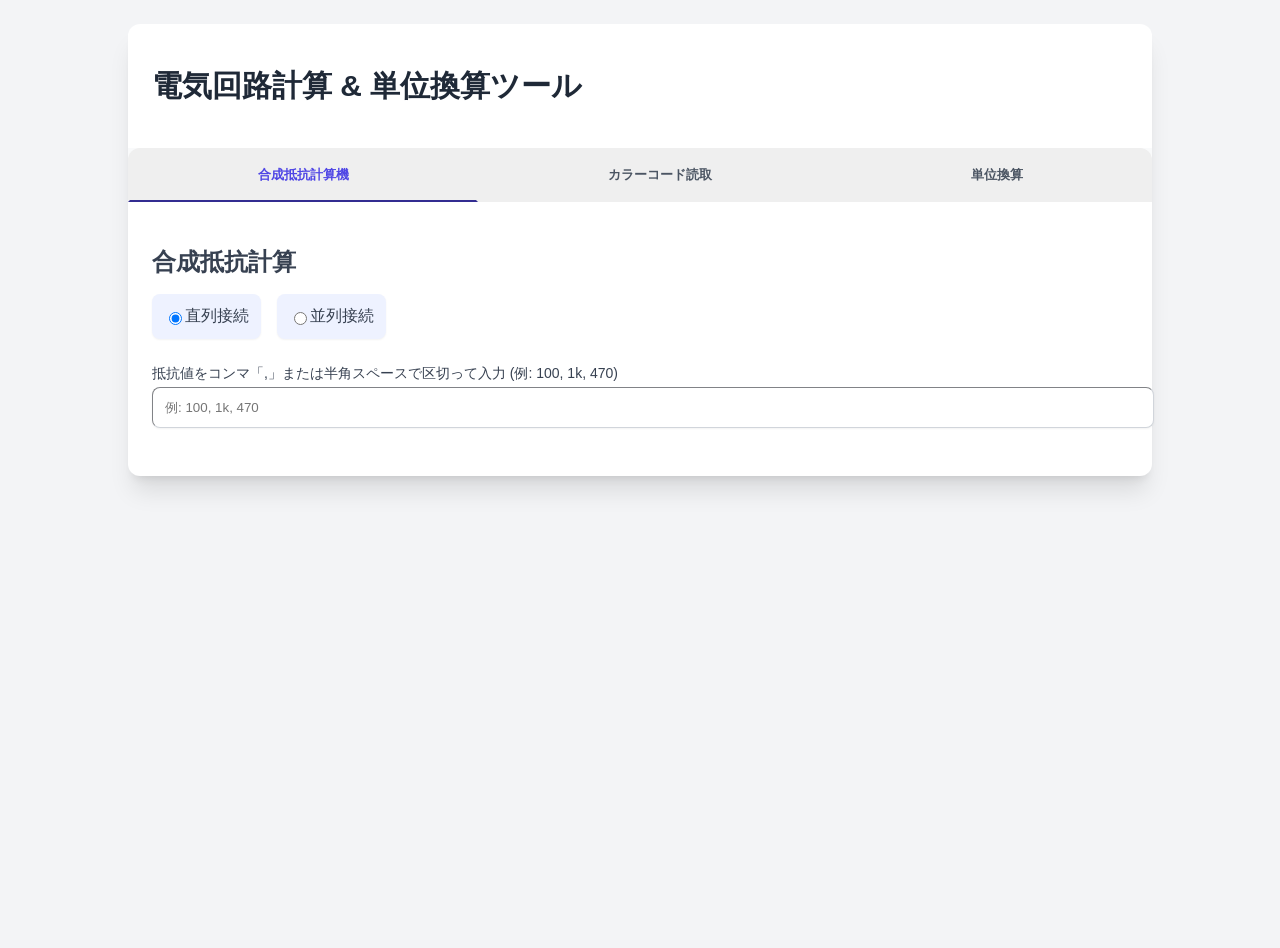
<file: ElectricUtils.html>
<!DOCTYPE html>
<html lang="ja">
<head>
    <meta charset="UTF-8">
    <meta name="viewport" content="width=device-width, initial-scale=1.0">
    <title>合成抵抗計算機</title>
    
    <!-- オフライン対応のため、Tailwind CSS CDNを削除し、必要なスタイルを埋め込みました -->
    <style>
        /* CSSカスタムプロパティで色定義（Tailwindの色を再現） */
        :root {
            --color-gray-100: #f3f4f6;
            --color-white: #ffffff;
            --color-gray-800: #1f2937;
            --color-gray-700: #374151;
            --color-gray-600: #4b5563;
            --color-indigo-600: #4f46e5;
            --color-indigo-800: #3730a3;
            --color-indigo-50: #eef2ff;
            --color-blue-500: #3b82f6;
            --color-blue-800: #1e40af;
            --color-blue-50: #eff6ff;
            --color-purple-500: #8b5cf6;
            --color-purple-800: #5b21b6;
            --color-purple-50: #f5f3ff;
            --color-yellow-50: #fffbeb;
            --color-red-600: #dc2626;
            --shadow-xl: 0 20px 25px -5px rgba(0, 0, 0, 0.1), 0 8px 10px -6px rgba(0, 0, 0, 0.1);
            --rounded-xl: 0.75rem;
            --rounded-lg: 0.5rem;
            --rounded-tl-xl: 0.75rem;
        }

        /* 共通レイアウトと背景 */
        body {
            font-family: 'Inter', sans-serif;
            background-color: var(--color-gray-100);
            min-height: 100vh;
            padding: 1rem; /* p-4 */
        }
        @media (min-width: 640px) { /* sm:p-8 */
            body {
                padding: 2rem;
            }
        }
        
        #app {
            max-width: 1024px; /* max-w-4xl */
            margin-left: auto;
            margin-right: auto; /* mx-auto */
            background-color: var(--color-white);
            box-shadow: var(--shadow-xl);
            border-radius: var(--rounded-xl);
        }

        /* ユーティリティクラスの再現 */
        .flex { display: flex; }
        .flex-1 { flex-grow: 1; }
        .flex-col { flex-direction: column; }
        .justify-center { justify-content: center; }
        .items-center { align-items: center; }
        .items-end { align-items: flex-end; }
        .grid { display: grid; }
        .sm\:grid-cols-2 { grid-template-columns: repeat(2, minmax(0, 1fr)); }
        @media (min-width: 768px) { /* md:grid-cols-4 */
            .md\:grid-cols-4 { grid-template-columns: repeat(4, minmax(0, 1fr)); }
        }
        .gap-4 { gap: 1rem; }
        .space-x-4 > * + * { margin-left: 1rem; }
        .space-y-4 > * + * { margin-top: 1rem; }

        .p-2 { padding: 0.5rem; }
        .p-3 { padding: 0.75rem; }
        .p-4 { padding: 1rem; }
        .p-6 { padding: 1.5rem; }
        .py-4 { padding-top: 1rem; padding-bottom: 1rem; }
        .px-2 { padding-left: 0.5rem; padding-right: 0.5rem; }
        .w-full { width: 100%; }
        .max-w-sm { max-width: 24rem; }
        .hidden { display: none !important; }
        .block { display: block; }
        .relative { position: relative; }
        .text-center { text-align: center; }

        .mb-1 { margin-bottom: 0.25rem; }
        .mb-2 { margin-bottom: 0.5rem; }
        .mb-4 { margin-bottom: 1rem; }
        .mb-6 { margin-bottom: 1.5rem; }
        .mt-1 { margin-top: 0.25rem; }
        .mt-2 { margin-top: 0.5rem; }
        .mt-4 { margin-top: 1rem; }
        .mt-6 { margin-top: 1.5rem; }
        .mt-8 { margin-top: 2rem; }

        /* Typography */
        .text-3xl { font-size: 1.875rem; line-height: 2.25rem; }
        .text-2xl { font-size: 1.5rem; line-height: 2rem; }
        .text-xl { font-size: 1.25rem; line-height: 1.75rem; }
        .text-lg { font-size: 1.125rem; line-height: 1.75rem; }
        .text-sm { font-size: 0.875rem; line-height: 1.25rem; }
        .font-bold { font-weight: 700; }
        .font-extrabold { font-weight: 800; }
        .font-semibold { font-weight: 600; }
        .font-medium { font-weight: 500; }

        /* Colors and Borders */
        .text-gray-800 { color: var(--color-gray-800); }
        .text-gray-700 { color: var(--color-gray-700); }
        .text-gray-600 { color: var(--color-gray-600); }
        .text-gray-500 { color: #6b7280; }
        .text-indigo-800 { color: var(--color-indigo-800); }
        .text-purple-800 { color: var(--color-purple-800); }
        .text-blue-800 { color: var(--color-blue-800); }
        .text-red-600 { color: var(--color-red-600); }

        .bg-gray-50 { background-color: #f9fafb; }
        .bg-indigo-50 { background-color: var(--color-indigo-50); }
        .bg-purple-50 { background-color: var(--color-purple-50); }
        .bg-blue-50 { background-color: var(--color-blue-50); }
        .bg-yellow-50 { background-color: var(--color-yellow-50); }

        .border { border-width: 1px; border-color: #d1d5db; }
        .border-b { border-bottom-width: 1px; border-bottom-color: #e5e7eb; }
        .border-gray-200 { border-color: #e5e7eb; }
        .border-gray-300 { border-color: #d1d5db; }
        .border-yellow-200 { border-color: #fde68a; }
        .border-purple-200 { border-color: #dcd0fe; }
        .border-blue-200 { border-color: #bfdbfe; }
        .border-transparent { border-color: transparent; }
        .border-b-2 { border-bottom-width: 2px; }

        .rounded-xl { border-radius: var(--rounded-xl); }
        .rounded-lg { border-radius: var(--rounded-lg); }
        .rounded-tl-xl { border-top-left-radius: var(--rounded-tl-xl); }
        .rounded-tr-xl { border-top-right-radius: var(--rounded-xl); }
        
        .shadow-sm { box-shadow: 0 1px 2px 0 rgba(0, 0, 0, 0.05); }

        /* Focus & Active States */
        .tab-button {
            transition: color 0.15s, border-color 0.15s, background-color 0.15s;
        }
        .tab-button:hover { background-color: var(--color-gray-100); }
        .tab-button[data-active='true'] {
            color: var(--color-indigo-600);
            border-bottom-color: var(--color-indigo-600);
        }

        .cursor-pointer { cursor: pointer; }
        .hover\:bg-indigo-100:hover { background-color: #e0e7ff; }
        .hover\:bg-purple-100:hover { background-color: #ede9fe; }

        input:focus, select:focus {
            outline: 2px solid transparent;
            outline-offset: 2px;
            border-color: var(--color-indigo-600);
            box-shadow: 0 0 0 2px rgba(79, 70, 229, 0.5); 
        }

        /* フォーム要素の基本スタイル調整 */
        .form-radio {
            color: var(--color-indigo-600);
        }

        /* --- カスタムスタイル --- */
        /* カラーコード表示のスタイル */
        .color-band {
            width: 20px;
            height: 40px;
            margin: 0 4px;
            border-radius: 4px;
            box-shadow: inset 0 0 3px rgba(0,0,0,0.3);
            display: inline-block;
            transition: background-color 0.3s;
        }
        /* 抵抗器の全体的な形状 */
        .resistor-body {
            background-color: #f7e0a8; /* 薄い黄色 */
            height: 40px;
            border-radius: 10px;
            display: flex;
            align-items: center;
            justify-content: center;
            padding: 0 10px;
            margin: 10px auto;
            max-width: 300px;
            position: relative;
        }
        /* 抵抗器のリード線 */
        .resistor-body::before, .resistor-body::after {
            content: '';
            position: absolute;
            top: 50%;
            width: 50px;
            height: 2px;
            background-color: #888;
        }
        .resistor-body::before { left: -50px; }
        .resistor-body::after { right: -50px; }
    </style>
    <link rel="stylesheet" href="page-transition.css">
</head>
<body class="bg-gray-100 min-h-screen p-4 sm:p-8">
    <div class="loading-curtain" data-open-delay="0" style="--curtain-open-duration: 1s; --curtain-close-duration: 1s" aria-hidden="true">
        <div class="loading-curtain-panel"></div>
        <div class="loading-curtain-panel"></div>
        <div class="loading-mark"></div>
    </div>

<div id="app" class="max-w-4xl mx-auto bg-white shadow-xl rounded-xl">
    <header class="p-6 border-b border-gray-200">
        <h1 class="text-3xl font-bold text-gray-800">電気回路計算 & 単位換算ツール</h1>
    </header>

    <!-- タブボタン -->
    <div class="flex border-b border-gray-200 bg-gray-50">
        <button onclick="showTab('resistance')" class="tab-button p-4 text-center flex-1 font-semibold text-gray-600 rounded-tl-xl border-b-2 border-transparent data-[active='true']:text-indigo-600 data-[active='true']:border-indigo-600" data-tab="resistance" data-active="true">合成抵抗計算機</button>
        <button onclick="showTab('colorcode-reader')" class="tab-button p-4 text-center flex-1 font-semibold text-gray-600 border-b-2 border-transparent data-[active='true']:text-indigo-600 data-[active='true']:border-indigo-600" data-tab="colorcode-reader">カラーコード読取</button>
        <button onclick="showTab('unit-converter')" class="tab-button p-4 text-center flex-1 font-semibold text-gray-600 rounded-tr-xl border-b-2 border-transparent data-[active='true']:text-indigo-600 data-[active='true']:border-indigo-600" data-tab="unit-converter">単位換算</button>
    </div>

    <!-- タブコンテンツ -->
    <div id="tab-content" class="p-6">
        <!-- 1. 合成抵抗計算機 -->
        <div id="resistance" class="tab-page" data-tab="resistance">
            <h2 class="text-2xl font-bold mb-4 text-gray-700">合成抵抗計算</h2>

            <!-- 接続方法選択 -->
            <div class="mb-6">
                <div class="flex space-x-4 mb-2">
                    <label class="flex items-center space-x-2 cursor-pointer p-3 border rounded-lg shadow-sm bg-indigo-50 hover:bg-indigo-100 transition">
                        <input type="radio" name="connectionType" value="series" checked onchange="calculateTotalResistance()" class="form-radio text-indigo-600">
                        <span class="font-medium text-gray-700">直列接続</span>
                    </label>
                    <label class="flex items-center space-x-2 cursor-pointer p-3 border rounded-lg shadow-sm bg-indigo-50 hover:bg-indigo-100 transition">
                        <input type="radio" name="connectionType" value="parallel" onchange="calculateTotalResistance()" class="form-radio text-indigo-600">
                        <span class="font-medium text-gray-700">並列接続</span>
                    </label>
                </div>
            </div>
            
            <!-- 抵抗値入力（単一欄） -->
            <div class="mb-6">
                <label for="resistors-input" class="block text-sm font-medium text-gray-700 mb-1">
                    抵抗値をコンマ「,」または半角スペースで区切って入力 (例: 100, 1k, 470)
                </label>
                <input type="text" id="resistors-input" class="w-full p-3 border border-gray-300 rounded-lg shadow-sm" 
                    oninput="calculateTotalResistance()" placeholder="例: 100, 1k, 470">
                <p id="input-error" class="text-sm text-red-600 mt-1 hidden">無効な入力値があります。正の数値または許容される単位（k, M）で入力してください。</p>
            </div>

            <!-- 結果表示 -->
            <div id="resistance-result" class="mt-8 p-4 bg-gray-50 border border-gray-200 rounded-lg hidden">
                <h3 class="text-xl font-bold text-gray-700 mb-2">計算結果:</h3>
                <p class="text-2xl font-extrabold text-indigo-800">合成抵抗: <span id="r-value"></span></p>
            </div>

            <!-- 計算結果のカラーコード表示 -->
            <div id="resistor-colorcode-display" class="mt-6 p-4 bg-yellow-50 border border-yellow-200 rounded-lg hidden">
                <h3 class="text-xl font-bold text-gray-700 mb-4">計算結果を抵抗カラーコードで表示</h3>
                <div class="flex justify-center items-center flex-col space-y-4">
                    <!-- 4帯表示 -->
                    <div class="p-2 border border-gray-300 rounded-lg w-full max-w-sm">
                        <p class="font-medium mb-2 text-gray-600">4帯抵抗器 (有効数字2桁 + 乗数 + 許容差)</p>
                        <div class="resistor-body relative">
                            <div id="resistor-4band" class="flex"></div>
                        </div>
                        <p id="resistor-4band-info" class="text-sm text-gray-500 mt-2 text-center"></p>
                    </div>

                    <!-- 5帯表示 -->
                    <div class="p-2 border border-gray-300 rounded-lg w-full max-w-sm">
                        <p class="font-medium mb-2 text-gray-600">5帯抵抗器 (有効数字3桁 + 乗数 + 許容差)</p>
                        <div class="resistor-body relative">
                            <div id="resistor-5band" class="flex"></div>
                        </div>
                        <p id="resistor-5band-info" class="text-sm text-gray-500 mt-2 text-center"></p>
                    </div>
                </div>
            </div>
        </div>

        <!-- 2. カラーコード読取 -->
        <div id="colorcode-reader" class="tab-page hidden" data-tab="colorcode-reader">
            <h2 class="text-2xl font-bold mb-4 text-gray-700">抵抗カラーコード読取</h2>

            <!-- 帯数選択 -->
            <div class="mb-6 flex space-x-4">
                <label class="flex items-center space-x-2 cursor-pointer p-3 border rounded-lg shadow-sm bg-purple-50 hover:bg-purple-100 transition">
                    <input type="radio" name="bandCount" value="4" checked onchange="updateColorCodeReaderUI()" class="form-radio text-purple-600">
                    <span class="font-medium text-gray-700">4帯 (D1, D2, M, T)</span>
                </label>
                <label class="flex items-center space-x-2 cursor-pointer p-3 border rounded-lg shadow-sm bg-purple-50 hover:bg-purple-100 transition">
                    <input type="radio" name="bandCount" value="5" onchange="updateColorCodeReaderUI()" class="form-radio text-purple-600">
                    <span class="font-medium text-gray-700">5帯 (D1, D2, D3, M, T)</span>
                </label>
            </div>

            <!-- カラーコード選択UI -->
            <div class="flex justify-center items-center py-4 px-2">
                <div id="reader-resistor-body" class="resistor-body flex space-x-1">
                    <!-- 帯の選択ドロップダウンがここに追加される -->
                </div>
            </div>

            <div id="reader-select-controls" class="grid sm:grid-cols-2 md:grid-cols-4 gap-4 mt-4">
                <!-- 選択コントロールがここに追加される -->
            </div>

            <!-- 読取結果表示 -->
            <div id="reader-result" class="mt-8 p-4 bg-purple-50 border border-purple-200 rounded-lg hidden">
                <h3 class="text-xl font-bold text-gray-700 mb-2">読取結果:</h3>
                <!-- R を削除済み -->
                <p class="text-2xl font-extrabold text-purple-800">抵抗値: <span id="read-value"></span></p>
                <p class="text-lg font-medium text-gray-700">許容差: <span id="read-tolerance"></span></p>
            </div>
        </div>

        <!-- 3. 単位換算 -->
        <div id="unit-converter" class="tab-page hidden" data-tab="unit-converter">
            <h2 class="text-2xl font-bold mb-4 text-gray-700">電気単位換算 ($V, A, W, \Omega$ 等)</h2>

            <div class="grid grid-cols-1 sm:grid-cols-2 gap-4 mb-6">
                <!-- 換算元入力 -->
                <div>
                    <label for="convert-type" class="block text-sm font-medium text-gray-700 mb-1">物理量を選択</label>
                    <select id="convert-type" onchange="updateUnitConverterUI()" class="w-full p-2 border border-gray-300 rounded-lg shadow-sm">
                        <option value="voltage">電圧 (V)</option>
                        <option value="current">電流 (A)</option>
                        <option value="power">電力 (W)</option>
                        <option value="resistance">抵抗 (Ω)</option>
                        <option value="capacitance">静電容量 (F)</option>
                        <option value="inductance">インダクタンス (H)</option>
                        <option value="frequency">周波数 (Hz)</option>
                    </select>
                </div>
                <div>
                    <label for="convert-value" class="block text-sm font-medium text-gray-700 mb-1">値を入力</label>
                    <!-- value="10" を削除 -->
                    <input type="number" id="convert-value" step="any" class="w-full p-2 border border-gray-300 rounded-lg shadow-sm" oninput="performUnitConversion()" placeholder="数値を入力">
                </div>
            </div>

            <!-- 単位選択と換算ボタン -->
            <div class="grid grid-cols-2 sm:grid-cols-3 gap-4">
                <div>
                    <label for="convert-from-unit" class="block text-sm font-medium text-gray-700 mb-1">換算元単位</label>
                    <select id="convert-from-unit" class="w-full p-2 border border-gray-300 rounded-lg shadow-sm" onchange="performUnitConversion()"></select>
                </div>
                <div>
                    <label for="convert-to-unit" class="block text-sm font-medium text-gray-700 mb-1">換算先単位</label>
                    <select id="convert-to-unit" class="w-full p-2 border border-gray-300 rounded-lg shadow-sm" onchange="performUnitConversion()"></select>
                </div>
                <div class="sm:col-span-1 flex items-end">
                    <!-- 換算ボタンは自動計算のため削除 -->
                </div>
            </div>

            <!-- 換算結果表示 -->
            <div id="converter-result" class="mt-8 p-4 bg-blue-50 border border-blue-200 rounded-lg hidden">
                <h3 class="text-xl font-bold text-gray-700 mb-2">換算結果:</h3>
                <p class="text-2xl font-extrabold text-blue-800" id="conversion-output">結果</p>
            </div>
        </div>
    </div>
</div>

<script>
    // --- グローバル定数とユーティリティ関数 ---

    // カラーコード定義 (温度係数ppmを削除)
    const COLOR_CODES = {
        '黒': { value: 0, color: 'rgb(0,0,0)', text: 'white', multiplier: 1e0, tolerance: null },
        '茶': { value: 1, color: 'rgb(165,42,42)', text: 'white', multiplier: 1e1, tolerance: '±1%' },
        '赤': { value: 2, color: 'rgb(255,0,0)', text: 'white', multiplier: 1e2, tolerance: '±2%' },
        '橙': { value: 3, color: 'rgb(255,165,0)', text: 'black', multiplier: 1e3, tolerance: null },
        '黄': { value: 4, color: 'rgb(255,255,0)', text: 'black', multiplier: 1e4, tolerance: null },
        '緑': { value: 5, color: 'rgb(0,128,0)', text: 'white', multiplier: 1e5, tolerance: '±0.5%' },
        '青': { value: 6, color: 'rgb(0,0,255)', text: 'white', multiplier: 1e6, tolerance: '±0.25%' },
        '紫': { value: 7, color: 'rgb(128,0,128)', text: 'white', multiplier: 1e7, tolerance: '±0.1%' },
        '灰': { value: 8, color: 'rgb(128,128,128)', text: 'white', multiplier: 1e8, tolerance: '±0.05%' },
        '白': { value: 9, color: 'rgb(255,255,255)', text: 'black', multiplier: 1e9, tolerance: null },
        '金': { value: null, color: 'rgb(255,215,0)', text: 'black', multiplier: 1e-1, tolerance: '±5%' },
        '銀': { value: null, color: 'rgb(192,192,192)', text: 'black', multiplier: 1e-2, tolerance: '±10%' },
        'なし': { value: null, color: 'rgb(255,255,255,0.1)', text: 'black', multiplier: null, tolerance: '±20%' },
    };

    // プレフィックスと単位の定義
    const PREFIXES = [
        { name: 'Giga', symbol: 'G', value: 1e9 },
        { name: 'Mega', symbol: 'M', value: 1e6 },
        { name: 'Kilo', symbol: 'k', value: 1e3 },
        { name: 'Base', symbol: '', value: 1e0 },
        { name: 'Milli', symbol: 'm', value: 1e-3 },
        { name: 'Micro', symbol: 'μ', value: 1e-6 },
        { name: 'Nano', symbol: 'n', value: 1e-9 },
        { name: 'Pico', symbol: 'p', value: 1e-12 },
    ];

    // 単位換算用の定義
    const UNIT_CONFIG = {
        voltage: { base: 'V', symbol: 'V', units: ['kV', 'V', 'mV', 'μV', 'nV'] },
        current: { base: 'A', symbol: 'A', units: ['kA', 'A', 'mA', 'μA', 'nA'] },
        power: { base: 'W', symbol: 'W', units: ['MW', 'kW', 'W', 'mW', 'μW', 'nW'] },
        resistance: { base: 'Ω', symbol: 'Ω', units: ['MΩ', 'kΩ', 'Ω', 'mΩ', 'μΩ'] },
        capacitance: { base: 'F', symbol: 'F', units: ['F', 'μF', 'nF', 'pF'] },
        inductance: { base: 'H', symbol: 'H', units: ['H', 'mH', 'μH', 'nH'] },
        frequency: { base: 'Hz', symbol: 'Hz', units: ['GHz', 'MHz', 'kHz', 'Hz'] },
    };

    /**
     * 抵抗値とその単位を整形する
     * @param {number} R_base - 基本単位（Ω, V, Aなど）での値
     * @param {string} baseUnitSymbol - 基本単位の記号 (例: 'Ω', 'V')
     * @returns {string} 整形された文字列 (例: '10 kΩ')
     */
    function formatValueWithPrefix(R_base, baseUnitSymbol = 'Ω') {
        if (R_base === 0) return `0 ${baseUnitSymbol}`;
        let absR = Math.abs(R_base);
        
        let prefixes = [
            { symbol: 'G', value: 1e9 },
            { symbol: 'M', value: 1e6 },
            { symbol: 'k', value: 1e3 },
            { symbol: '', value: 1e0 },
            { symbol: 'm', value: 1e-3 },
            { symbol: 'μ', value: 1e-6 },
            { symbol: 'n', value: 1e-9 },
            { symbol: 'p', value: 1e-12 }
        ];

        // 適切なプレフィックスを見つける
        let bestPrefix = prefixes.find(p => absR >= p.value) || prefixes.slice(3).reverse().find(p => absR >= p.value) || prefixes[3];

        let scaledValue = R_base / bestPrefix.value;
        // 有効数字4桁で表示し、末尾の不要なゼロを削除
        return `${scaledValue.toPrecision(4).replace(/\.?0+$/, '')} ${bestPrefix.symbol}${baseUnitSymbol}`;
    }

    /**
     * 抵抗値の文字列 (例: '10k', '1.5M') を基本単位の数値 (Ω) に変換する
     * @param {string} input - 抵抗値文字列
     * @returns {number | null} 変換された抵抗値 (Ω) または null（無効な場合）
     */
    function parseResistanceValue(input) {
        if (!input) return null;
        input = input.trim().toLowerCase().replace(/[ω\s]/g, ''); // Ωと空白を除去

        const match = input.match(/^([\d.]+)([kmg]?)$/);
        if (!match) return null;

        let value = parseFloat(match[1]);
        const unit = match[2];

        if (isNaN(value) || value <= 0) return null;

        switch (unit) {
            case 'k': value *= 1e3; break;
            case 'm': value *= 1e6; break;
            case 'g': value *= 1e9; break;
            // 単位なしはそのまま
        }
        return value;
    }

    /**
     * 数値から最も近いカラーコード情報を取得する
     * @param {number} value - 0-9の数値
     * @returns {string} 色の名前
     */
    function valueToColorName(value) {
        const colorEntry = Object.entries(COLOR_CODES).find(([_, code]) => code.value === value);
        return colorEntry ? colorEntry[0] : '黒'; // 見つからない場合は黒を返す
    }

    /**
     * 抵抗値から4帯/5帯のカラーコードを生成する
     * 5帯は「D1, D2, D3, M, T」の5バンド構成
     * @param {number} resistance - 抵抗値 (Ω)
     * @param {number} bands - 4 or 5
     * @returns {{colors: string[], info: string}} カラーコードの色配列と情報
     */
    function resistanceToColorCode(resistance, bands) {
        if (resistance <= 0 || isNaN(resistance) || resistance > 1e12) {
            return { colors: ['rgb(0,0,0)'], info: '無効な抵抗値です (0Ωまたは非対応範囲)' };
        }

        let bandsToUse = bands - 2; // 有効数字帯の数 (4帯なら2、5帯なら3)
        let targetValueMax = bands === 4 ? 99.0 : 999.0;

        let multiplierBand = null;
        let bestR = resistance;
        let M = 1e0;
        
        // 許容される乗数リスト (銀 1e-2 から 白 1e9 まで)
        const multipliers = Object.entries(COLOR_CODES)
            .filter(([_, code]) => code.multiplier !== null)
            .map(([name, code]) => ({ name, multiplier: code.multiplier }))
            .sort((a, b) => a.multiplier - b.multiplier); // 乗数を昇順に並べ替え

        // 抵抗値を最もよく表現できる乗数を見つける
        for (const { name, multiplier } of multipliers) {
            const tempR = resistance / multiplier;
            if (tempR >= 1.0 && tempR <= targetValueMax + 0.5) { // 端数処理を考慮
                bestR = tempR;
                multiplierBand = name;
                M = multiplier;
                break;
            }
        }
        
        // 有効数字部分を文字列にし、小数点以下を切り捨てる (精度を保つための丸め)
        let digitStr = String(Math.round(bestR)).padStart(bandsToUse, '0');
        
        // 必要な桁数に合わせる
        digitStr = digitStr.substring(0, bandsToUse);

        // カラーバンドの配列を構築
        const colors = [];
        let infoText = '';

        // 1. 有効数字帯
        for (let i = 0; i < bandsToUse; i++) {
            const digit = parseInt(digitStr[i] || '0');
            const colorName = valueToColorName(digit);
            colors.push(colorName);
            infoText += `${i + 1}桁目: ${colorName} (${digit})\n`;
        }

        // 2. 乗数帯
        const finalMultiplierBandName = multiplierBand || '黒';
        colors.push(finalMultiplierBandName);
        infoText += `乗数帯: ${finalMultiplierBandName} ($\times ${M}$)`;

        // 3. 許容差帯 (常に「金」を使用)
        const toleranceBandName = '金'; // 常に金 (±5%)
        const toleranceValue = COLOR_CODES[toleranceBandName].tolerance;
        colors.push(toleranceBandName);
        infoText += `\n許容差帯: ${toleranceBandName} (${toleranceValue})`;
        
        // 最終的な抵抗値の表示
        let finalValue = parseInt(digitStr) * M;
        infoText = `表示抵抗値: ${formatValueWithPrefix(finalValue, 'Ω')}\n` + infoText;


        const colorRgbArray = colors.map(name => COLOR_CODES[name].color);

        return { colors: colorRgbArray, info: infoText.trim() };
    }

    // --- 単位換算ロジック (入力チェックを追加) ---

    function updateUnitConverterUI() {
        const type = document.getElementById('convert-type').value;
        const config = UNIT_CONFIG[type];
        const fromSelect = document.getElementById('convert-from-unit');
        const toSelect = document.getElementById('convert-to-unit');

        fromSelect.innerHTML = '';
        toSelect.innerHTML = '';

        config.units.forEach(unit => {
            const optionFrom = document.createElement('option');
            optionFrom.value = unit;
            optionFrom.textContent = unit;
            fromSelect.appendChild(optionFrom);

            const optionTo = document.createElement('option');
            optionTo.value = unit;
            optionTo.textContent = unit;
            toSelect.appendChild(optionTo);
        });

        fromSelect.value = config.units.includes(config.symbol) ? config.symbol : config.units[0];
        toSelect.value = config.units[config.units.length - 1]; 

        performUnitConversion();
    }

    function performUnitConversion() {
        const type = document.getElementById('convert-type').value;
        const valueStr = document.getElementById('convert-value').value;
        const resultDiv = document.getElementById('converter-result');
        const outputP = document.getElementById('conversion-output');

        if (valueStr.trim() === '') {
            outputP.textContent = '値を入力してください。';
            resultDiv.classList.remove('hidden');
            return;
        }

        const value = parseFloat(valueStr);

        if (isNaN(value)) {
            outputP.textContent = '有効な数値を入力してください。';
            resultDiv.classList.remove('hidden');
            return;
        }
        
        const fromUnit = document.getElementById('convert-from-unit').value;
        const toUnit = document.getElementById('convert-to-unit').value;


        function getPrefixValue(unit) {
            const config = UNIT_CONFIG[type];
            if (unit === config.symbol || (config.base === 'F' && unit === 'F') || (config.base === 'H' && unit === 'H') || (config.base === 'Hz' && unit === 'Hz')) {
                return 1e0;
            }
            
            const prefix = unit.substring(0, unit.length - config.symbol.length);
            const prefixObj = PREFIXES.find(p => p.symbol === prefix);

            if (prefixObj) {
                return prefixObj.value;
            }

            // 特殊ケース：Ω, F, H, Hz
            const unitPrefixes = { 'M': 1e6, 'k': 1e3, 'm': 1e-3, 'μ': 1e-6, 'n': 1e-9, 'p': 1e-12, 'G': 1e9 };
            for (const p in unitPrefixes) {
                if (unit.startsWith(p)) return unitPrefixes[p];
            }
            
            return 1e0; 
        }

        const fromValue = getPrefixValue(fromUnit);
        const toValue = getPrefixValue(toUnit);

        const baseValue = value * fromValue;
        const convertedValue = baseValue / toValue;

        outputP.textContent = `${formatValueWithPrefix(value, fromUnit)} = ${convertedValue.toPrecision(6).replace(/\.?0+$/, '')} ${toUnit}`;
        resultDiv.classList.remove('hidden');
    }


    // --- 合成抵抗計算ロジック ---

    /**
     * 合成抵抗を計算し、結果を表示する
     */
    function calculateTotalResistance() {
        const inputElement = document.getElementById('resistors-input');
        const inputError = document.getElementById('input-error');
        const type = document.querySelector('input[name="connectionType"]:checked').value;
        const resultDiv = document.getElementById('resistance-result');

        // 1. 入力文字列を解析
        const rawInput = inputElement.value.trim();
        if (rawInput === '') {
            resultDiv.classList.add('hidden');
            document.getElementById('resistor-colorcode-display').classList.add('hidden');
            inputError.classList.add('hidden');
            return;
        }
        
        // コンマまたは半角スペースで分割し、空の要素を除去
        const tokens = rawInput.split(/[\s,]+/).filter(token => token.length > 0);
        
        let resistances = [];
        let hasError = false;

        tokens.forEach(token => {
            const R = parseResistanceValue(token);
            if (R === null || R <= 0) {
                hasError = true;
            } else {
                resistances.push(R);
            }
        });

        if (hasError) {
            inputError.classList.remove('hidden');
            resultDiv.classList.add('hidden');
            document.getElementById('resistor-colorcode-display').classList.add('hidden');
            return;
        } else {
            inputError.classList.add('hidden');
        }

        let totalResistance = 0;

        if (resistances.length === 0) {
            totalResistance = 0;
            resultDiv.classList.add('hidden');
            document.getElementById('resistor-colorcode-display').classList.add('hidden');
        } else if (type === 'series') {
            // 直列: R_T = R1 + R2 + ...
            totalResistance = resistances.reduce((sum, R) => sum + R, 0);
        } else if (type === 'parallel') {
            // 並列: 1/R_T = 1/R1 + 1/R2 + ...
            const reciprocalSum = resistances.reduce((sum, R) => sum + (1 / R), 0);
            totalResistance = 1 / reciprocalSum;
        }

        // 結果の表示
        if (resistances.length > 0) {
            const formattedR = formatValueWithPrefix(totalResistance, 'Ω');
            document.getElementById('r-value').textContent = formattedR;
            resultDiv.classList.remove('hidden');
            
            // カラーコード表示を更新
            updateResistorColorCodeDisplay(totalResistance);
        }
    }

    /**
     * 計算結果に基づいて抵抗カラーコードを表示する
     * @param {number} R - 合成抵抗値 (Ω)
     */
    function updateResistorColorCodeDisplay(R) {
        const displayDiv = document.getElementById('resistor-colorcode-display');
        
        if (R <= 0 || isNaN(R)) {
            displayDiv.classList.add('hidden');
            return;
        }
        
        // 4帯カラーコードの生成
        const { colors: colors4, info: info4 } = resistanceToColorCode(R, 4);
        const band4Container = document.getElementById('resistor-4band');
        band4Container.innerHTML = colors4.map(color => 
            `<div class="color-band" style="background-color: ${color};"></div>`
        ).join('');
        document.getElementById('resistor-4band-info').innerHTML = info4.replace(/\n/g, '<br>');

        // 5帯カラーコードの生成
        const { colors: colors5, info: info5 } = resistanceToColorCode(R, 5);
        const band5Container = document.getElementById('resistor-5band');
        band5Container.innerHTML = colors5.map(color => 
            `<div class="color-band" style="background-color: ${color};"></div>`
        ).join('');
        document.getElementById('resistor-5band-info').innerHTML = info5.replace(/\n/g, '<br>');

        displayDiv.classList.remove('hidden');
    }

    // --- カラーコード読取ロジック (温度係数削除) ---

    /**
     * カラーコード読取タブのUIを初期化・更新する
     */
    function updateColorCodeReaderUI() {
        const bandCount = document.querySelector('input[name="bandCount"]:checked').value;
        const body = document.getElementById('reader-resistor-body');
        const controls = document.getElementById('reader-select-controls');

        body.innerHTML = '';
        controls.innerHTML = '';
        document.getElementById('reader-result').classList.add('hidden');
        
        // 帯の定義: [名前, 説明, 必要な色, 必須 (1桁目は0不可など)]
        const bandsConfig = bandCount === '4' ? [
            ['bandA', '第1有効数字', 'digit_1', true],
            ['bandB', '第2有効数字', 'digit_n', true],
            ['bandM', '乗数', 'multiplier', true],
            ['bandT', '許容差', 'tolerance', false]
        ] : [
            ['bandA', '第1有効数字', 'digit_1', true],
            ['bandB', '第2有効数字', 'digit_n', true],
            ['bandC', '第3有効数字', 'digit_n', true],
            ['bandM', '乗数', 'multiplier', true],
            ['bandT', '許容差', 'tolerance', false]
        ];

        bandsConfig.forEach(([id, label, type, isDigit]) => {
            // 抵抗器の帯 (視覚要素)
            const bandDiv = document.createElement('div');
            bandDiv.className = 'color-band';
            bandDiv.id = `reader-${id}`;
            bandDiv.style.backgroundColor = 'gray'; // 初期色
            body.appendChild(bandDiv);

            // 選択コントロール (ドロップダウン)
            const controlDiv = document.createElement('div');
            controlDiv.className = 'flex flex-col';
            controlDiv.innerHTML = `<label for="${id}" class="text-sm font-medium text-gray-700">${label}</label>`;

            const select = document.createElement('select');
            select.id = id;
            select.className = 'p-2 border border-gray-300 rounded-lg shadow-sm';
            select.onchange = calculateResistanceFromColorCode;

            // オプションの追加
            Object.keys(COLOR_CODES).forEach(name => {
                const code = COLOR_CODES[name];
                let isAllowed = false;

                if (type === 'digit_1') { // 1桁目 (黒は不可)
                    isAllowed = code.value !== null && name !== '黒';
                } else if (type === 'digit_n') { // その他数字帯
                    isAllowed = code.value !== null;
                } else if (type === 'multiplier') { // 乗数帯
                    isAllowed = code.multiplier !== null;
                } else if (type === 'tolerance') { // 許容差帯
                    isAllowed = code.tolerance !== null || name === 'なし';
                }

                if (isAllowed) {
                    const option = document.createElement('option');
                    option.value = name;
                    option.textContent = name;
                    select.appendChild(option);
                }
            });

            // 初期値の設定
            if (isDigit) {
                select.value = '茶'; // 1
            } else if (type === 'multiplier') {
                select.value = '黒'; // x1
            } else if (type === 'tolerance') {
                select.value = '金'; // ±5%
            }

            controlDiv.appendChild(select);
            controls.appendChild(controlDiv);
        });
        
        // 初期計算を実行
        calculateResistanceFromColorCode();
    }

    /**
     * 選択されたカラーコードから抵抗値を計算する
     */
    function calculateResistanceFromColorCode() {
        const bandCount = document.querySelector('input[name="bandCount"]:checked').value;
        const resultDiv = document.getElementById('reader-result');
        
        let digits = [];
        let multiplier = 1e0;
        let tolerance = 'N/A';

        try {
            if (bandCount === '4') {
                const bandA = document.getElementById('bandA').value;
                const bandB = document.getElementById('bandB').value;
                const bandM = document.getElementById('bandM').value;
                const bandT = document.getElementById('bandT').value;

                digits.push(COLOR_CODES[bandA].value);
                digits.push(COLOR_CODES[bandB].value);
                multiplier = COLOR_CODES[bandM].multiplier;
                tolerance = COLOR_CODES[bandT].tolerance || COLOR_CODES[bandT].name;
                
                // 視覚的な更新
                document.getElementById('reader-bandA').style.backgroundColor = COLOR_CODES[bandA].color;
                document.getElementById('reader-bandB').style.backgroundColor = COLOR_CODES[bandB].color;
                document.getElementById('reader-bandM').style.backgroundColor = COLOR_CODES[bandM].color;
                document.getElementById('reader-bandT').style.backgroundColor = COLOR_CODES[bandT].color;

            } else if (bandCount === '5') {
                const bandA = document.getElementById('bandA').value;
                const bandB = document.getElementById('bandB').value;
                const bandC = document.getElementById('bandC').value;
                const bandM = document.getElementById('bandM').value;
                const bandT = document.getElementById('bandT').value;

                digits.push(COLOR_CODES[bandA].value);
                digits.push(COLOR_CODES[bandB].value);
                digits.push(COLOR_CODES[bandC].value);
                multiplier = COLOR_CODES[bandM].multiplier;
                tolerance = COLOR_CODES[bandT].tolerance || COLOR_CODES[bandT].name;
                
                // 視覚的な更新
                document.getElementById('reader-bandA').style.backgroundColor = COLOR_CODES[bandA].color;
                document.getElementById('reader-bandB').style.backgroundColor = COLOR_CODES[bandB].color;
                document.getElementById('reader-bandC').style.backgroundColor = COLOR_CODES[bandC].color;
                document.getElementById('reader-bandM').style.backgroundColor = COLOR_CODES[bandM].color;
                document.getElementById('reader-bandT').style.backgroundColor = COLOR_CODES[bandT].color;
            }

            // 抵抗値の計算
            let resistanceDigits = digits.join('');
            let resistanceValue = parseFloat(resistanceDigits) * multiplier;
            
            // 結果の表示
            document.getElementById('read-value').textContent = formatValueWithPrefix(resistanceValue, 'Ω');
            document.getElementById('read-tolerance').textContent = tolerance;
            resultDiv.classList.remove('hidden');

        } catch (error) {
            console.error("カラーコード計算エラー:", error);
            document.getElementById('read-value').textContent = 'エラー';
            document.getElementById('read-tolerance').textContent = 'エラー';
            resultDiv.classList.remove('hidden');
        }
    }


    // --- タブ切り替えロジック ---

    /**
     * 指定されたタブを表示する
     * @param {string} tabName - 表示するタブの名前 ('resistance', 'colorcode-reader', 'unit-converter')
     */
    function showTab(tabName) {
        document.querySelectorAll('.tab-page').forEach(page => {
            page.classList.add('hidden');
        });
        document.querySelectorAll('.tab-button').forEach(button => {
            button.setAttribute('data-active', 'false');
        });

        document.getElementById(tabName).classList.remove('hidden');
        document.querySelector(`.tab-button[data-tab="${tabName}"]`).setAttribute('data-active', 'true');
    }


    // --- 初期化 ---

    window.onload = function() {
        // 合成抵抗計算機タブの初期化: 入力欄は空のままにし、結果表示を非表示に保つ
        
        // カラーコード読取タブの初期化
        updateColorCodeReaderUI(); 

        // 単位換算タブの初期化
        updateUnitConverterUI(); // 単位選択肢をロードし、初期状態として「値を入力してください」を表示
        
        // 最初のタブを表示
        showTab('resistance');
    };
</script>

    <script src="page-transition.js"></script>
</body>
</html>
</file>
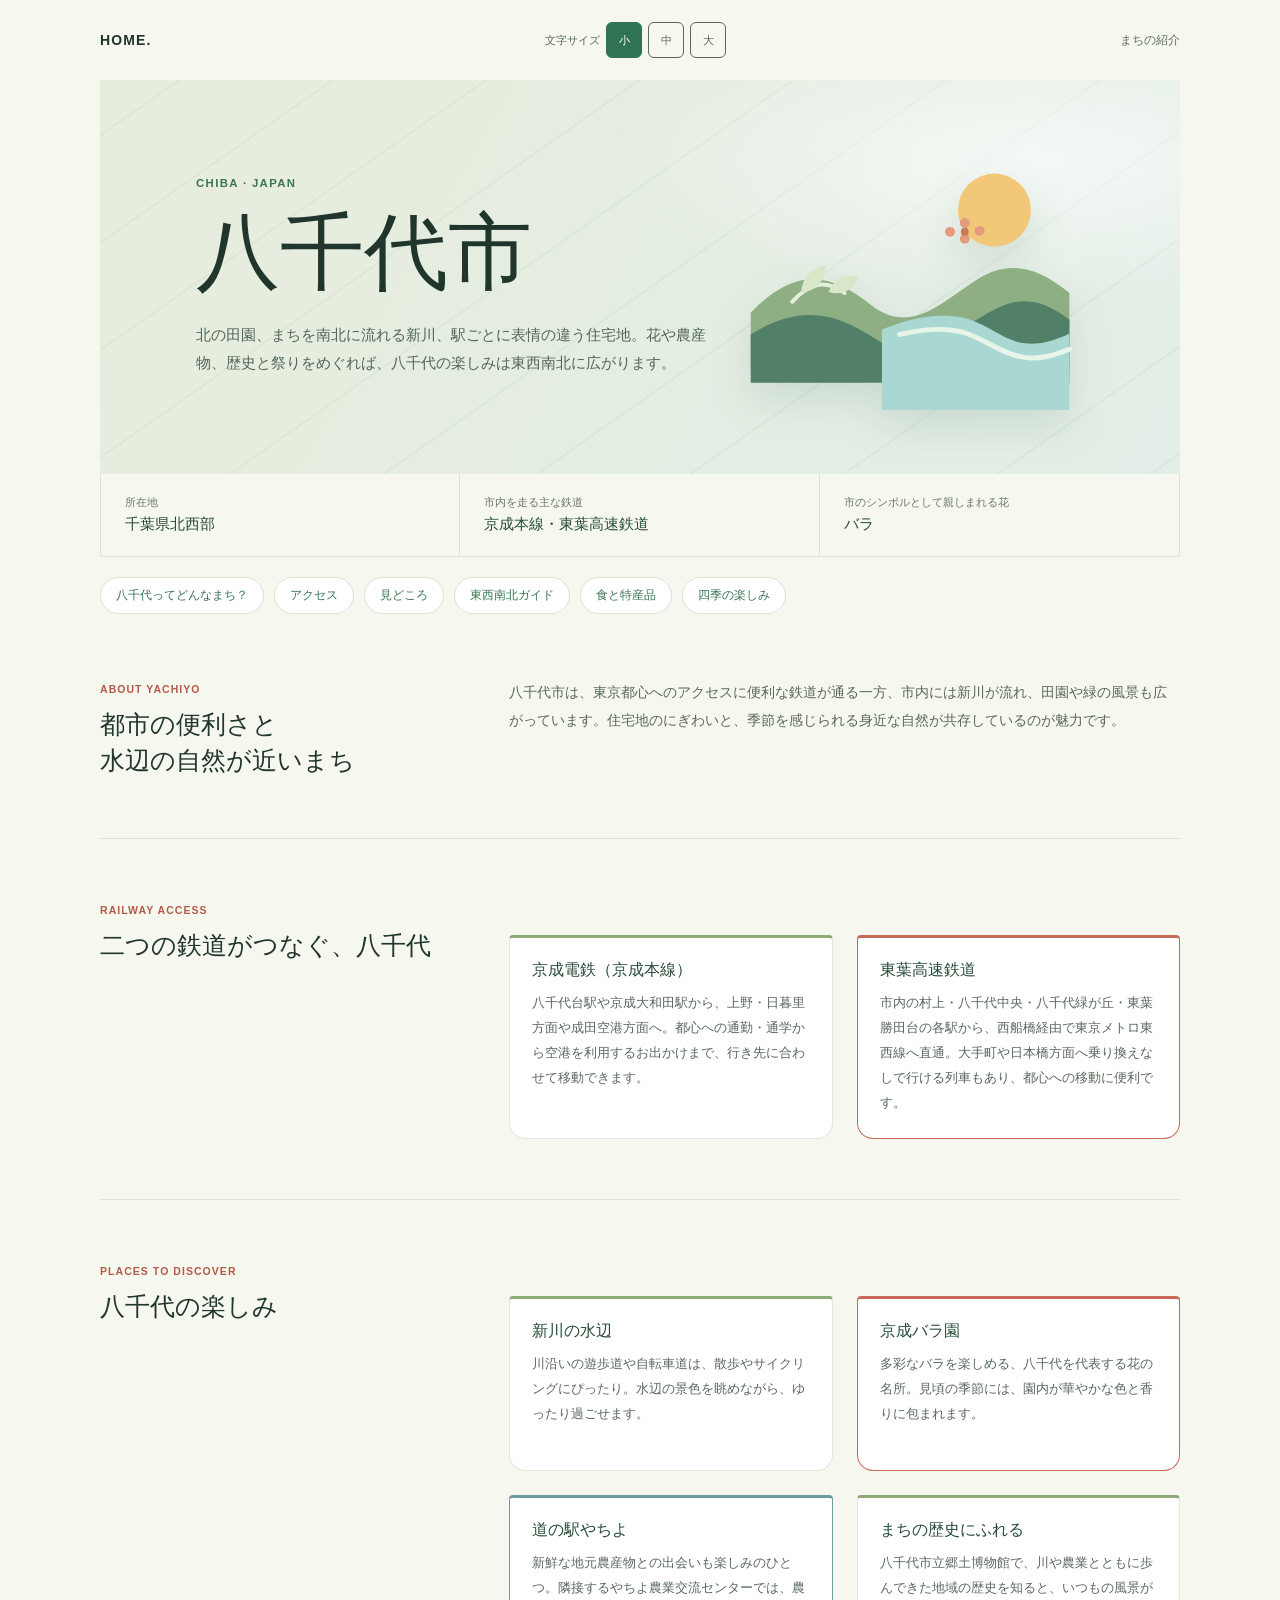
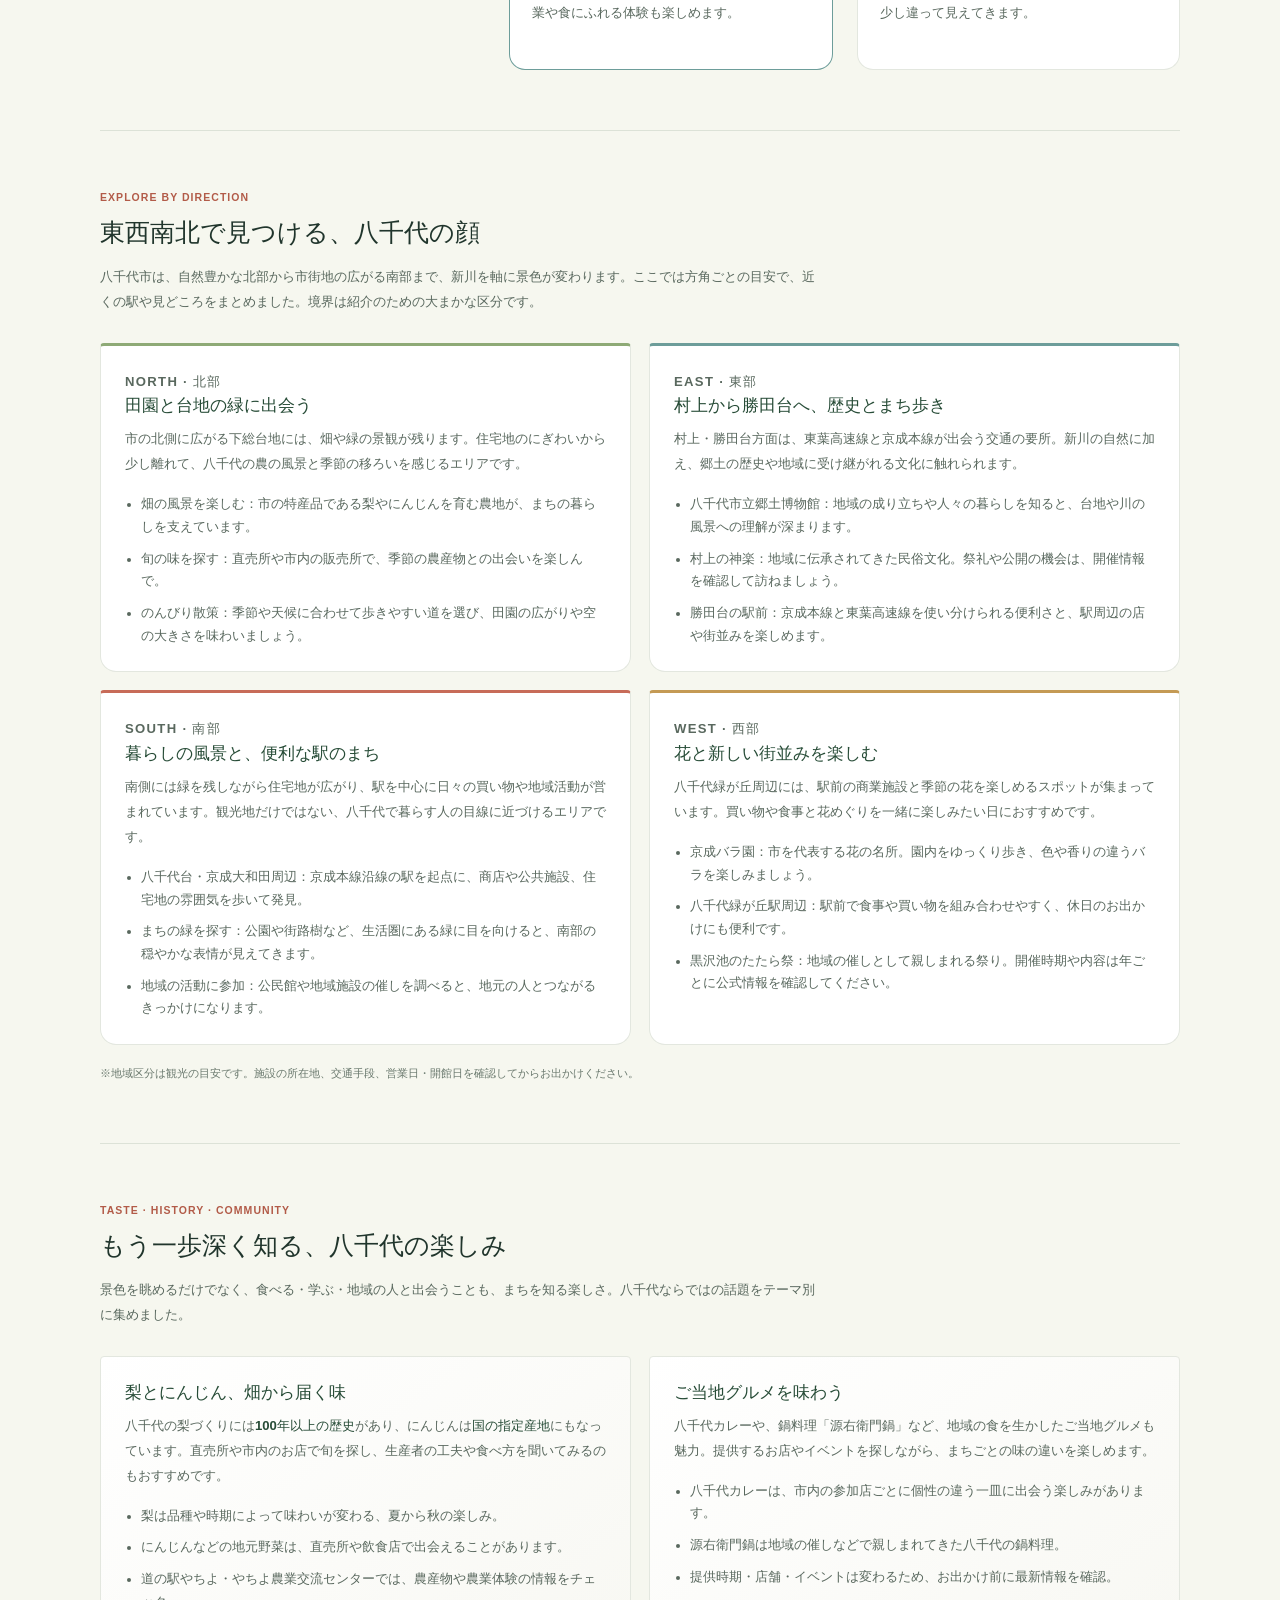
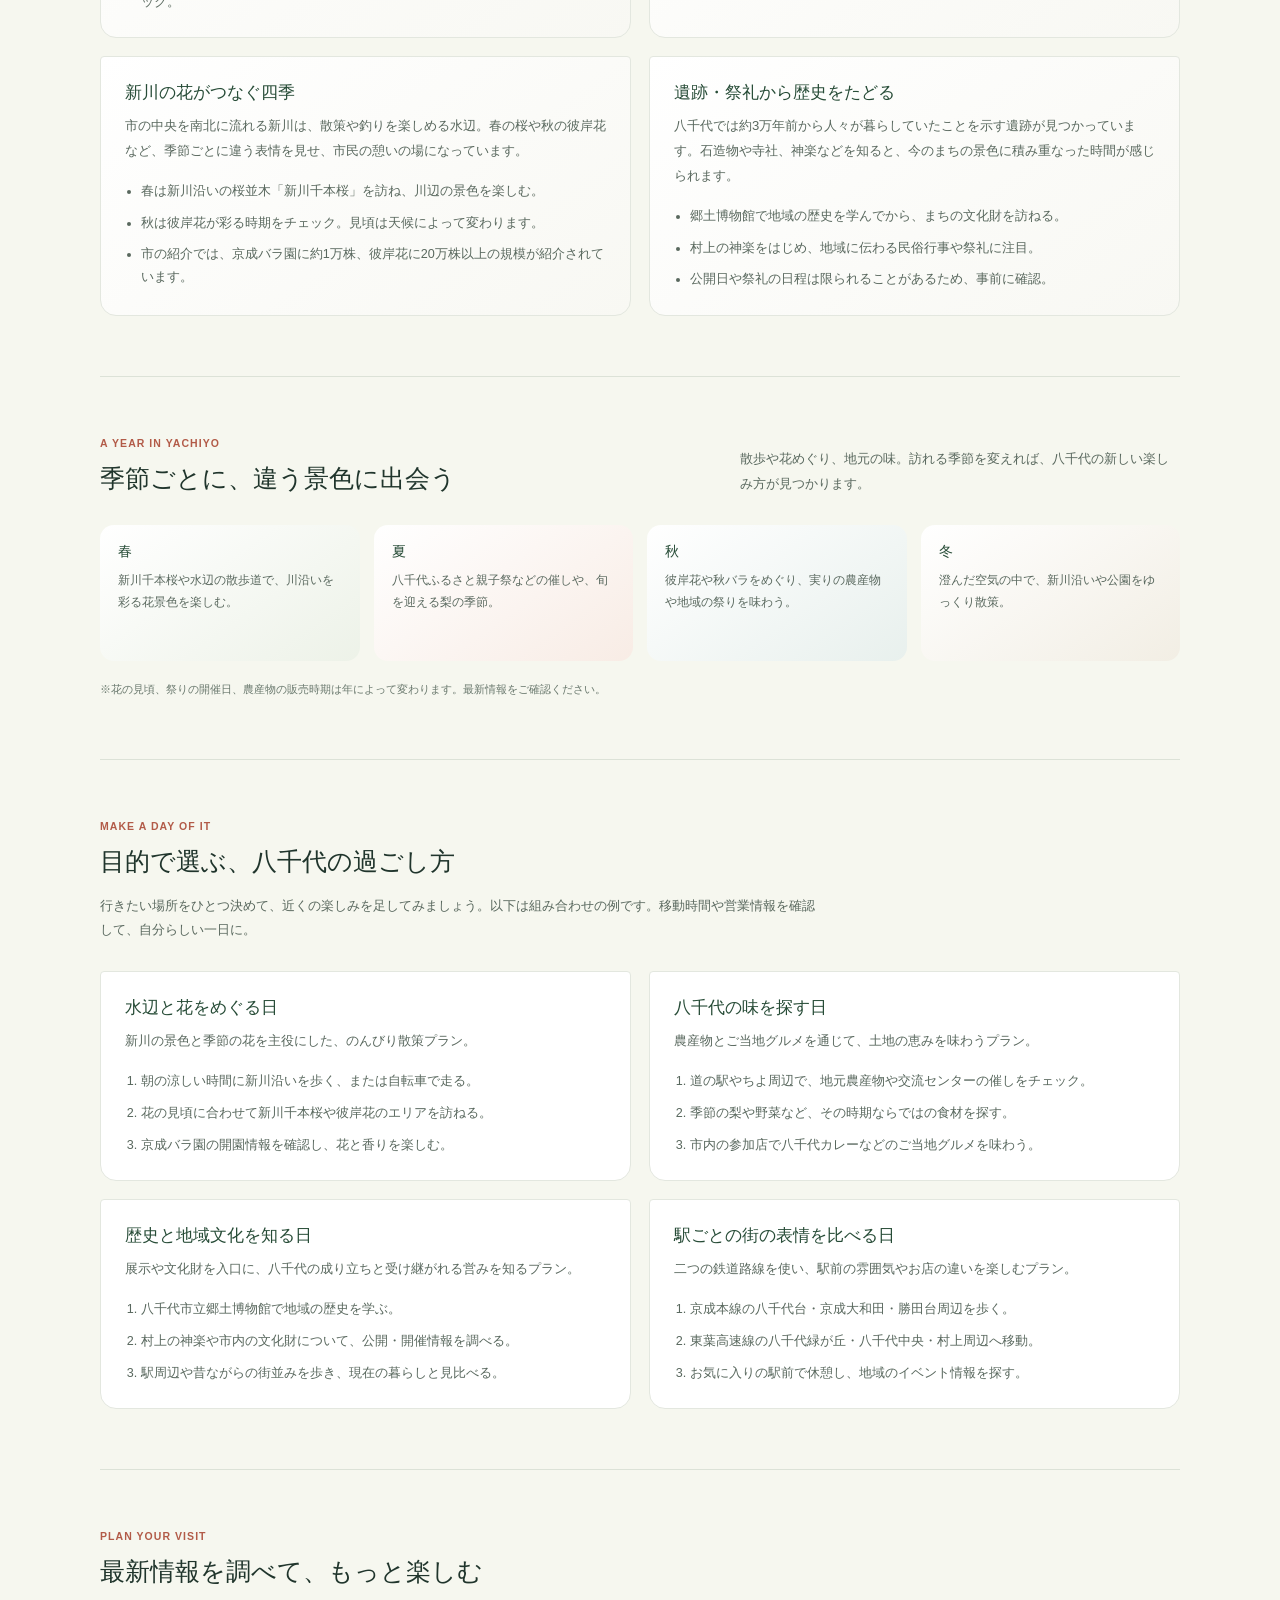
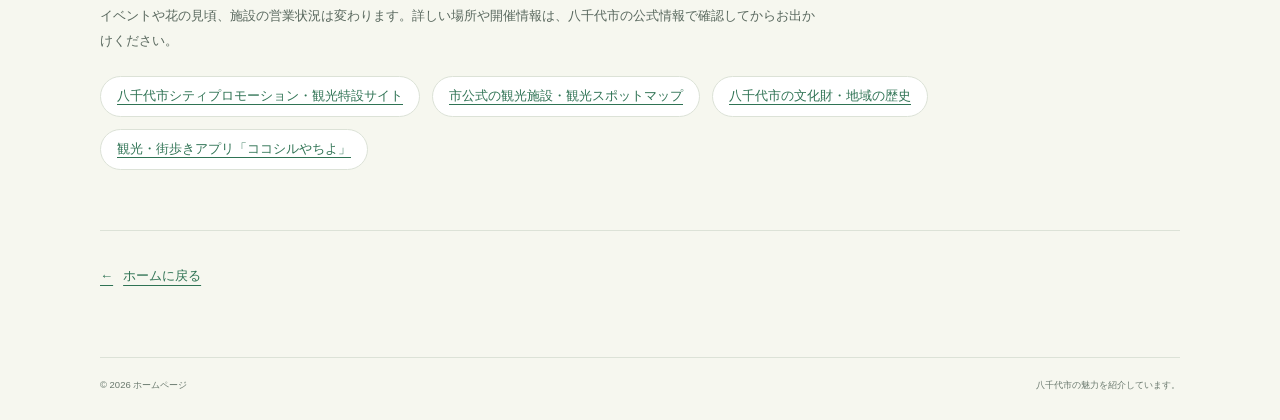
<file: yacchi.html>
<!doctype html>
<html lang="ja">
  <head>
    <meta charset="utf-8">
    <meta name="viewport" content="width=device-width, initial-scale=1">
    <meta name="theme-color" content="#f6f7ef">
    <meta name="description" content="八千代市を東西南北から楽しむ地域ガイド。新川の花景色、京成バラ園、梨やにんじん、ご当地グルメ、歴史と祭りを紹介します。">
    <title>八千代市を東西南北から楽しむ | 水辺・花・食・歴史</title>
    <style>
      :root {
        --text-size-scale: 0.875;
        color-scheme: light;
        font-family: "Noto Sans JP", "Hiragino Kaku Gothic ProN", Meiryo, sans-serif;
        color: #20352c;
        background: #f6f7ef;
        font-synthesis: none;
        text-rendering: optimizeLegibility;
        -webkit-font-smoothing: antialiased;
        -moz-osx-font-smoothing: grayscale;
      }

      * {
        box-sizing: border-box;
      }

      html {
        scroll-behavior: smooth;
      }

      body {
        min-width: 320px;
        margin: 0;
      }

      a {
        color: inherit;
      }

      .site-header,
      main,
      .site-footer {
        width: min(100% - 48px, 1080px);
        margin-inline: auto;
      }

      .site-header {
        display: flex;
        align-items: center;
        justify-content: space-between;
        min-height: 80px;
      }

      .brand {
        color: #20352c;
        font-size: 1rem;
        font-weight: 800;
        letter-spacing: 0.08em;
        text-decoration: none;
      }

      .header-note {
        color: #617267;
        font-size: 0.875rem;
      }

      main {
        padding-bottom: 72px;
      }

      .intro {
        position: relative;
        display: grid;
        grid-template-columns: minmax(0, 1.2fr) minmax(220px, 0.8fr);
        align-items: center;
        min-height: 390px;
        overflow: hidden;
        padding: 64px clamp(28px, 8vw, 96px);
        background:
          radial-gradient(ellipse at 86% 20%, rgb(255 255 255 / 62%), transparent 32%),
          repeating-linear-gradient(145deg, transparent 0 44px, rgb(47 115 84 / 5%) 45px 46px, transparent 47px 88px),
          linear-gradient(120deg, #e7eddc, #e3eee8);
        animation: arrive 700ms ease-out both;
      }

      .intro-art {
        z-index: 1;
        width: 100%;
        max-width: 360px;
        justify-self: end;
        filter: drop-shadow(0 18px 20px rgb(36 82 61 / 12%));
      }

      .intro-art svg {
        display: block;
        width: 100%;
        height: auto;
      }

      .intro-text {
        z-index: 2;
      }

      .quick-nav {
        display: flex;
        flex-wrap: wrap;
        gap: 10px;
        padding: 20px 0 4px;
      }

      .quick-nav a {
        padding: 9px 15px;
        border: 1px solid #dce2d7;
        border-radius: 999px;
        background: #fff;
        color: #397454;
        font-size: 0.875rem;
        font-weight: 700;
        text-decoration: none;
        transition: background-color 160ms ease, transform 160ms ease;
      }

      .quick-nav a:hover {
        transform: translateY(-2px);
        background: #e7eddc;
      }

      .eyebrow {
        position: relative;
        z-index: 1;
        margin: 0 0 16px;
        color: #397454;
        font-size: 0.8125rem;
        font-weight: 800;
        letter-spacing: 0.12em;
      }

      h1 {
        position: relative;
        z-index: 1;
        margin: 0;
        color: #20352c;
        font-size: clamp(3rem, calc(8vw * var(--text-size-scale)), 6rem);
        font-weight: 800;
        line-height: 1.12;
      }

      .intro-copy {
        position: relative;
        z-index: 1;
        max-width: 550px;
        margin: 22px 0 0;
        color: #52665a;
        font-size: 1.0625rem;
        line-height: 1.9;
      }

      .city-facts {
        display: grid;
        grid-template-columns: repeat(3, minmax(0, 1fr));
        margin: 0;
        border-bottom: 1px solid #dce2d7;
      }

      .city-facts div {
        padding: 22px 24px;
        border-right: 1px solid #dce2d7;
      }

      .city-facts div:first-child {
        border-left: 1px solid #dce2d7;
      }

      .city-facts dt {
        color: #69786d;
        font-size: 0.75rem;
        font-weight: 700;
      }

      .city-facts dd {
        margin: 5px 0 0;
        color: #274c37;
        font-size: 1.0625rem;
        font-weight: 800;
      }

      .content-section {
        display: grid;
        grid-template-columns: minmax(180px, 0.7fr) minmax(0, 1.3fr);
        gap: 48px;
        padding-block: 60px;
        border-bottom: 1px solid #dce2d7;
      }

      .section-label {
        margin: 5px 0 12px;
        color: #b25b48;
        font-size: 0.75rem;
        font-weight: 800;
        letter-spacing: 0.1em;
      }

      h2 {
        margin: 0;
        color: #20352c;
        font-size: 1.75rem;
        line-height: 1.45;
      }

      .section-copy {
        margin: 0;
        color: #59685e;
        font-size: 1rem;
        line-height: 2;
      }

      .highlights {
        display: grid;
        grid-template-columns: repeat(3, minmax(0, 1fr));
        gap: 24px;
        padding-top: 36px;
      }

      .railway-highlights {
        grid-template-columns: repeat(2, minmax(0, 1fr));
      }

      .spot-highlights {
        grid-template-columns: repeat(2, minmax(0, 1fr));
      }

      .regional-guide,
      .deep-dive,
      .day-trips,
      .official-links {
        padding-block: 60px;
        border-bottom: 1px solid #dce2d7;
      }

      .guide-heading {
        max-width: 720px;
      }

      .guide-heading .section-label {
        margin-top: 0;
      }

      .guide-intro {
        margin: 14px 0 0;
        color: #59685e;
        font-size: 0.9375rem;
        line-height: 1.9;
      }

      .region-grid,
      .topic-grid,
      .trip-grid {
        display: grid;
        grid-template-columns: repeat(2, minmax(0, 1fr));
        gap: 18px;
        margin-top: 28px;
      }

      .region-card,
      .topic-card,
      .trip-card {
        padding: 24px;
        border: 1px solid #e3e7df;
        border-radius: 4px 4px 16px 16px;
        background: #fff;
      }

      .region-card {
        border-top: 3px solid #8eaa76;
      }

      .region-card:nth-child(2) {
        border-top-color: #6d9d9a;
      }

      .region-card:nth-child(3) {
        border-top-color: #c76b58;
      }

      .region-card:nth-child(4) {
        border-top-color: #c49a54;
      }

      .direction {
        display: inline-block;
        margin: 0 0 10px;
        color: #b25b48;
        font-size: 0.75rem;
        font-weight: 800;
        letter-spacing: 0.1em;
      }

      .region-card h3,
      .topic-card h3,
      .trip-card h3 {
        margin: 0 0 10px;
        color: #274c37;
        font-size: 1.2rem;
      }

      .region-card p,
      .topic-card p,
      .trip-card p {
        margin: 0;
        color: #59685e;
        font-size: 0.9375rem;
        line-height: 1.9;
      }

      .region-card ul,
      .topic-card ul,
      .trip-card ol {
        display: grid;
        gap: 9px;
        margin: 16px 0 0;
        padding-left: 1.25em;
        color: #59685e;
        font-size: 0.9rem;
        line-height: 1.8;
      }

      .guide-note {
        margin: 18px 0 0;
        color: #69786d;
        font-size: 0.8125rem;
        line-height: 1.8;
      }

      .topic-card {
        background: linear-gradient(145deg, #fff, #f8f8f3);
      }

      .topic-card strong {
        color: #274c37;
      }

      .official-links ul {
        display: flex;
        flex-wrap: wrap;
        gap: 12px;
        margin: 22px 0 0;
        padding: 0;
        list-style: none;
      }

      .official-links a {
        display: inline-flex;
        padding: 11px 16px;
        border: 1px solid #dce2d7;
        border-radius: 999px;
        background: #fff;
        color: #2f7354;
        font-size: 0.9rem;
        font-weight: 700;
        text-underline-offset: 4px;
      }

      .highlight {
        min-height: 175px;
        padding: 22px;
        border: 1px solid #e3e7df;
        border-top: 3px solid #8eaa76;
        border-radius: 4px 4px 16px 16px;
        background: #fff;
        transition: transform 160ms ease, box-shadow 160ms ease;
        animation: arrive 700ms ease-out both;
      }

      .highlight:hover {
        transform: translateY(-4px);
        box-shadow: 0 14px 28px rgb(32 53 44 / 8%);
      }

      .highlight:nth-child(2) {
        border-color: #c76b58;
        animation-delay: 100ms;
      }

      .highlight:nth-child(3) {
        border-color: #6d9d9a;
        animation-delay: 200ms;
      }

      .highlight h3 {
        margin: 0 0 10px;
        color: #274c37;
        font-size: 1.125rem;
      }

      .highlight p {
        margin: 0;
        color: #59685e;
        font-size: 0.9375rem;
        line-height: 1.9;
      }

      .seasons {
        padding-block: 60px;
        border-bottom: 1px solid #dce2d7;
      }

      .seasons-heading {
        display: flex;
        align-items: end;
        justify-content: space-between;
        gap: 24px;
      }

      .seasons-heading .section-label {
        margin-top: 0;
      }

      .seasons-intro {
        max-width: 440px;
        margin: 0;
        color: #59685e;
        font-size: 0.9375rem;
        line-height: 1.9;
      }

      .season-list {
        display: grid;
        grid-template-columns: repeat(4, minmax(0, 1fr));
        gap: 14px;
        margin: 28px 0 0;
        padding: 0;
        list-style: none;
      }

      .season-list li {
        min-height: 136px;
        padding: 18px;
        border-radius: 14px;
        background: linear-gradient(145deg, #fff, #edf2e8);
      }

      .season-list li:nth-child(2) {
        background: linear-gradient(145deg, #fff, #f8ece5);
      }

      .season-list li:nth-child(3) {
        background: linear-gradient(145deg, #fff, #e8f0ed);
      }

      .season-list li:nth-child(4) {
        background: linear-gradient(145deg, #fff, #f2eee4);
      }

      .season-list strong {
        display: block;
        margin-bottom: 8px;
        color: #274c37;
        font-size: 1rem;
      }

      .season-list span {
        color: #59685e;
        font-size: 0.875rem;
        line-height: 1.8;
      }

      .home-link {
        display: inline-flex;
        align-items: center;
        gap: 10px;
        margin-top: 36px;
        color: #2f7354;
        font-size: 0.9375rem;
        font-weight: 800;
        text-decoration-thickness: 1px;
        text-underline-offset: 5px;
      }

      .brand:focus-visible,
      .home-link:focus-visible,
      .quick-nav a:focus-visible,
      .official-links a:focus-visible {
        outline: 3px solid #b25b48;
        outline-offset: 4px;
      }

      .site-footer {
        display: flex;
        justify-content: space-between;
        padding-block: 20px 28px;
        border-top: 1px solid #dce2d7;
        color: #69786d;
        font-size: 0.8125rem;
      }

      .site-footer p {
        margin: 0;
      }

      @keyframes arrive {
        from {
          opacity: 0;
          transform: translateY(12px);
        }

        to {
          opacity: 1;
          transform: translateY(0);
        }
      }

      @media (max-width: 700px) {
        .site-header,
        main,
        .site-footer {
          width: min(100% - 32px, 1080px);
        }

        .site-header {
          min-height: 72px;
        }

        .intro {
          grid-template-columns: 1fr;
          min-height: 340px;
          padding: 44px 28px;
        }

        .intro-art {
          width: min(42%, 180px);
          margin-top: 12px;
        }

        .intro-copy {
          max-width: 480px;
        }

        .city-facts {
          grid-template-columns: 1fr;
        }

        .city-facts div,
        .city-facts div:first-child {
          padding: 15px 4px;
          border-right: 0;
          border-left: 0;
          border-bottom: 1px solid #dce2d7;
        }

        .content-section {
          grid-template-columns: 1fr;
          gap: 18px;
          padding-block: 42px;
        }

        .highlights {
          grid-template-columns: 1fr;
          gap: 22px;
          padding-top: 12px;
        }

        .railway-highlights {
          grid-template-columns: 1fr;
        }

        .regional-guide,
        .deep-dive,
        .day-trips,
        .official-links {
          padding-block: 42px;
        }

        .region-grid,
        .topic-grid,
        .trip-grid {
          grid-template-columns: 1fr;
          gap: 14px;
          margin-top: 20px;
        }

        .region-card,
        .topic-card,
        .trip-card {
          padding: 20px;
        }

        .highlight {
          min-height: 0;
        }

        .seasons {
          padding-block: 42px;
        }

        .seasons-heading {
          align-items: start;
          flex-direction: column;
          gap: 12px;
        }

        .season-list {
          grid-template-columns: repeat(2, minmax(0, 1fr));
        }

        .site-footer {
          gap: 12px;
          flex-wrap: wrap;
        }
      }

      @media (prefers-reduced-motion: reduce) {
        *,
        *::before,
        *::after {
          scroll-behavior: auto !important;
          animation-duration: 0.01ms !important;
          transition-duration: 0.01ms !important;
        }
      }
    </style>
    <link rel="stylesheet" href="page-transition.css">
    <link rel="stylesheet" href="text-size.css">
    <script src="text-size.js" defer></script>
  </head>
  <body>
    <div class="loading-curtain" aria-hidden="true">
      <div class="loading-curtain-panel"></div>
      <div class="loading-curtain-panel"></div>
      <div class="loading-mark"></div>
    </div>
    <header class="site-header">
      <a class="brand" href="index.html" aria-label="ホーム">HOME<span aria-hidden="true">.</span></a>
      <div class="text-size-control" role="group" aria-label="文字サイズ">
        <span>文字サイズ</span>
        <button type="button" data-text-size="small" aria-label="文字サイズを小にする" aria-pressed="true">小</button>
        <button type="button" data-text-size="medium" aria-label="文字サイズを中にする" aria-pressed="false">中</button>
        <button type="button" data-text-size="large" aria-label="文字サイズを大にする" aria-pressed="false">大</button>
      </div>
      <span class="header-note">まちの紹介</span>
    </header>
    <main>
      <section class="intro" aria-labelledby="page-title">
        <div class="intro-text">
          <p class="eyebrow">CHIBA · JAPAN</p>
          <h1 id="page-title">八千代市</h1>
          <p class="intro-copy">北の田園、まちを南北に流れる新川、駅ごとに表情の違う住宅地。花や農産物、歴史と祭りをめぐれば、八千代の楽しみは東西南北に広がります。</p>
        </div>
        <div class="intro-art" aria-hidden="true">
          <svg viewBox="0 0 360 270" fill="none" xmlns="http://www.w3.org/2000/svg">
            <circle cx="269" cy="67" r="37" fill="#F2C878"/>
            <path d="M22 171C68 124 102 130 145 164C184 194 216 160 252 137C285 116 315 126 345 151V228H22V171Z" fill="#8DAF83"/>
            <path d="M22 193C74 161 110 172 149 198C195 229 242 177 280 163C306 153 328 165 345 178V242H22V193Z" fill="#527F68"/>
            <path d="M155 188C185 176 211 171 237 176C261 181 277 199 300 202C315 204 331 199 345 192V270H155V188Z" fill="#A9D7D1"/>
            <path d="M173 193C197 188 214 186 234 190C256 195 276 213 298 216C315 219 330 214 345 208" stroke="#E7F5E9" stroke-width="5" stroke-linecap="round"/>
            <path d="M64 160C83 139 99 138 117 151" stroke="#E6EFDB" stroke-width="4" stroke-linecap="round"/>
            <path d="M73 151C74 135 83 126 98 123C97 140 89 149 73 151Z" fill="#D9E7C8"/>
            <path d="M101 150C106 136 117 131 132 134C125 149 115 154 101 150Z" fill="#D9E7C8"/>
            <circle cx="224" cy="89" r="5" fill="#E59A7E"/>
            <circle cx="239" cy="96" r="5" fill="#E59A7E"/>
            <circle cx="254" cy="88" r="5" fill="#E59A7E"/>
            <circle cx="239" cy="80" r="5" fill="#E59A7E"/>
            <circle cx="239" cy="89" r="4" fill="#C77A53"/>
          </svg>
        </div>
      </section>

      <dl class="city-facts" aria-label="八千代市の基本情報">
        <div>
          <dt>所在地</dt>
          <dd>千葉県北西部</dd>
        </div>
        <div>
          <dt>市内を走る主な鉄道</dt>
          <dd>京成本線・東葉高速鉄道</dd>
        </div>
        <div>
          <dt>市のシンボルとして親しまれる花</dt>
          <dd>バラ</dd>
        </div>
      </dl>

      <nav class="quick-nav" aria-label="ページ内メニュー">
        <a href="#about-title">八千代ってどんなまち？</a>
        <a href="#railway-title">アクセス</a>
        <a href="#spots-title">見どころ</a>
        <a href="#regions-title">東西南北ガイド</a>
        <a href="#food-title">食と特産品</a>
        <a href="#season-title">四季の楽しみ</a>
      </nav>

      <section class="content-section" aria-labelledby="about-title">
        <div>
          <p class="section-label">ABOUT YACHIYO</p>
          <h2 id="about-title">都市の便利さと<br>水辺の自然が近いまち</h2>
        </div>
        <p class="section-copy">八千代市は、東京都心へのアクセスに便利な鉄道が通る一方、市内には新川が流れ、田園や緑の風景も広がっています。住宅地のにぎわいと、季節を感じられる身近な自然が共存しているのが魅力です。</p>
      </section>

      <section class="content-section" aria-labelledby="railway-title">
        <div>
          <p class="section-label">RAILWAY ACCESS</p>
          <h2 id="railway-title">二つの鉄道がつなぐ、八千代</h2>
        </div>
        <div class="highlights railway-highlights">
          <article class="highlight">
            <h3>京成電鉄（京成本線）</h3>
            <p>八千代台駅や京成大和田駅から、上野・日暮里方面や成田空港方面へ。都心への通勤・通学から空港を利用するお出かけまで、行き先に合わせて移動できます。</p>
          </article>
          <article class="highlight">
            <h3>東葉高速鉄道</h3>
            <p>市内の村上・八千代中央・八千代緑が丘・東葉勝田台の各駅から、西船橋経由で東京メトロ東西線へ直通。大手町や日本橋方面へ乗り換えなしで行ける列車もあり、都心への移動に便利です。</p>
          </article>
        </div>
      </section>

      <section class="content-section" aria-labelledby="spots-title">
        <div>
          <p class="section-label">PLACES TO DISCOVER</p>
          <h2 id="spots-title">八千代の楽しみ</h2>
        </div>
        <div class="highlights spot-highlights">
          <article class="highlight">
            <h3>新川の水辺</h3>
            <p>川沿いの遊歩道や自転車道は、散歩やサイクリングにぴったり。水辺の景色を眺めながら、ゆったり過ごせます。</p>
          </article>
          <article class="highlight">
            <h3>京成バラ園</h3>
            <p>多彩なバラを楽しめる、八千代を代表する花の名所。見頃の季節には、園内が華やかな色と香りに包まれます。</p>
          </article>
          <article class="highlight">
            <h3>道の駅やちよ</h3>
            <p>新鮮な地元農産物との出会いも楽しみのひとつ。隣接するやちよ農業交流センターでは、農業や食にふれる体験も楽しめます。</p>
          </article>
          <article class="highlight">
            <h3>まちの歴史にふれる</h3>
            <p>八千代市立郷土博物館で、川や農業とともに歩んできた地域の歴史を知ると、いつもの風景が少し違って見えてきます。</p>
          </article>
        </div>
      </section>

      <section class="regional-guide" aria-labelledby="regions-title">
        <div class="guide-heading">
          <p class="section-label">EXPLORE BY DIRECTION</p>
          <h2 id="regions-title">東西南北で見つける、八千代の顔</h2>
          <p class="guide-intro">八千代市は、自然豊かな北部から市街地の広がる南部まで、新川を軸に景色が変わります。ここでは方角ごとの目安で、近くの駅や見どころをまとめました。境界は紹介のための大まかな区分です。</p>
        </div>
        <div class="region-grid">
          <article class="region-card">
            <p class="direction">NORTH · 北部</p>
            <h3>田園と台地の緑に出会う</h3>
            <p>市の北側に広がる下総台地には、畑や緑の景観が残ります。住宅地のにぎわいから少し離れて、八千代の農の風景と季節の移ろいを感じるエリアです。</p>
            <ul>
              <li><strong>畑の風景を楽しむ：</strong>市の特産品である梨やにんじんを育む農地が、まちの暮らしを支えています。</li>
              <li><strong>旬の味を探す：</strong>直売所や市内の販売所で、季節の農産物との出会いを楽しんで。</li>
              <li><strong>のんびり散策：</strong>季節や天候に合わせて歩きやすい道を選び、田園の広がりや空の大きさを味わいましょう。</li>
            </ul>
          </article>
          <article class="region-card">
            <p class="direction">EAST · 東部</p>
            <h3>村上から勝田台へ、歴史とまち歩き</h3>
            <p>村上・勝田台方面は、東葉高速線と京成本線が出会う交通の要所。新川の自然に加え、郷土の歴史や地域に受け継がれる文化に触れられます。</p>
            <ul>
              <li><strong>八千代市立郷土博物館：</strong>地域の成り立ちや人々の暮らしを知ると、台地や川の風景への理解が深まります。</li>
              <li><strong>村上の神楽：</strong>地域に伝承されてきた民俗文化。祭礼や公開の機会は、開催情報を確認して訪ねましょう。</li>
              <li><strong>勝田台の駅前：</strong>京成本線と東葉高速線を使い分けられる便利さと、駅周辺の店や街並みを楽しめます。</li>
            </ul>
          </article>
          <article class="region-card">
            <p class="direction">SOUTH · 南部</p>
            <h3>暮らしの風景と、便利な駅のまち</h3>
            <p>南側には緑を残しながら住宅地が広がり、駅を中心に日々の買い物や地域活動が営まれています。観光地だけではない、八千代で暮らす人の目線に近づけるエリアです。</p>
            <ul>
              <li><strong>八千代台・京成大和田周辺：</strong>京成本線沿線の駅を起点に、商店や公共施設、住宅地の雰囲気を歩いて発見。</li>
              <li><strong>まちの緑を探す：</strong>公園や街路樹など、生活圏にある緑に目を向けると、南部の穏やかな表情が見えてきます。</li>
              <li><strong>地域の活動に参加：</strong>公民館や地域施設の催しを調べると、地元の人とつながるきっかけになります。</li>
            </ul>
          </article>
          <article class="region-card">
            <p class="direction">WEST · 西部</p>
            <h3>花と新しい街並みを楽しむ</h3>
            <p>八千代緑が丘周辺には、駅前の商業施設と季節の花を楽しめるスポットが集まっています。買い物や食事と花めぐりを一緒に楽しみたい日におすすめです。</p>
            <ul>
              <li><strong>京成バラ園：</strong>市を代表する花の名所。園内をゆっくり歩き、色や香りの違うバラを楽しみましょう。</li>
              <li><strong>八千代緑が丘駅周辺：</strong>駅前で食事や買い物を組み合わせやすく、休日のお出かけにも便利です。</li>
              <li><strong>黒沢池のたたら祭：</strong>地域の催しとして親しまれる祭り。開催時期や内容は年ごとに公式情報を確認してください。</li>
            </ul>
          </article>
        </div>
        <p class="guide-note">※地域区分は観光の目安です。施設の所在地、交通手段、営業日・開館日を確認してからお出かけください。</p>
      </section>

      <section class="deep-dive" aria-labelledby="food-title">
        <div class="guide-heading">
          <p class="section-label">TASTE · HISTORY · COMMUNITY</p>
          <h2 id="food-title">もう一歩深く知る、八千代の楽しみ</h2>
          <p class="guide-intro">景色を眺めるだけでなく、食べる・学ぶ・地域の人と出会うことも、まちを知る楽しさ。八千代ならではの話題をテーマ別に集めました。</p>
        </div>
        <div class="topic-grid">
          <article class="topic-card">
            <h3>梨とにんじん、畑から届く味</h3>
            <p>八千代の梨づくりには<strong>100年以上の歴史</strong>があり、にんじんは<strong>国の指定産地</strong>にもなっています。直売所や市内のお店で旬を探し、生産者の工夫や食べ方を聞いてみるのもおすすめです。</p>
            <ul>
              <li>梨は品種や時期によって味わいが変わる、夏から秋の楽しみ。</li>
              <li>にんじんなどの地元野菜は、直売所や飲食店で出会えることがあります。</li>
              <li>道の駅やちよ・やちよ農業交流センターでは、農産物や農業体験の情報をチェック。</li>
            </ul>
          </article>
          <article class="topic-card">
            <h3>ご当地グルメを味わう</h3>
            <p>八千代カレーや、鍋料理「源右衛門鍋」など、地域の食を生かしたご当地グルメも魅力。提供するお店やイベントを探しながら、まちごとの味の違いを楽しめます。</p>
            <ul>
              <li>八千代カレーは、市内の参加店ごとに個性の違う一皿に出会う楽しみがあります。</li>
              <li>源右衛門鍋は地域の催しなどで親しまれてきた八千代の鍋料理。</li>
              <li>提供時期・店舗・イベントは変わるため、お出かけ前に最新情報を確認。</li>
            </ul>
          </article>
          <article class="topic-card">
            <h3>新川の花がつなぐ四季</h3>
            <p>市の中央を南北に流れる新川は、散策や釣りを楽しめる水辺。春の桜や秋の彼岸花など、季節ごとに違う表情を見せ、市民の憩いの場になっています。</p>
            <ul>
              <li>春は新川沿いの桜並木「新川千本桜」を訪ね、川辺の景色を楽しむ。</li>
              <li>秋は彼岸花が彩る時期をチェック。見頃は天候によって変わります。</li>
              <li>市の紹介では、京成バラ園に約1万株、彼岸花に20万株以上の規模が紹介されています。</li>
            </ul>
          </article>
          <article class="topic-card">
            <h3>遺跡・祭礼から歴史をたどる</h3>
            <p>八千代では約3万年前から人々が暮らしていたことを示す遺跡が見つかっています。石造物や寺社、神楽などを知ると、今のまちの景色に積み重なった時間が感じられます。</p>
            <ul>
              <li>郷土博物館で地域の歴史を学んでから、まちの文化財を訪ねる。</li>
              <li>村上の神楽をはじめ、地域に伝わる民俗行事や祭礼に注目。</li>
              <li>公開日や祭礼の日程は限られることがあるため、事前に確認。</li>
            </ul>
          </article>
        </div>
      </section>

      <section class="seasons" aria-labelledby="season-title">
        <div class="seasons-heading">
          <div>
            <p class="section-label">A YEAR IN YACHIYO</p>
            <h2 id="season-title">季節ごとに、違う景色に出会う</h2>
          </div>
          <p class="seasons-intro">散歩や花めぐり、地元の味。訪れる季節を変えれば、八千代の新しい楽しみ方が見つかります。</p>
        </div>
        <ul class="season-list">
          <li><strong>春</strong><span>新川千本桜や水辺の散歩道で、川沿いを彩る花景色を楽しむ。</span></li>
          <li><strong>夏</strong><span>八千代ふるさと親子祭などの催しや、旬を迎える梨の季節。</span></li>
          <li><strong>秋</strong><span>彼岸花や秋バラをめぐり、実りの農産物や地域の祭りを味わう。</span></li>
          <li><strong>冬</strong><span>澄んだ空気の中で、新川沿いや公園をゆっくり散策。</span></li>
        </ul>
        <p class="guide-note">※花の見頃、祭りの開催日、農産物の販売時期は年によって変わります。最新情報をご確認ください。</p>
      </section>

      <section class="day-trips" aria-labelledby="trip-title">
        <div class="guide-heading">
          <p class="section-label">MAKE A DAY OF IT</p>
          <h2 id="trip-title">目的で選ぶ、八千代の過ごし方</h2>
          <p class="guide-intro">行きたい場所をひとつ決めて、近くの楽しみを足してみましょう。以下は組み合わせの例です。移動時間や営業情報を確認して、自分らしい一日に。</p>
        </div>
        <div class="trip-grid">
          <article class="trip-card">
            <h3>水辺と花をめぐる日</h3>
            <p>新川の景色と季節の花を主役にした、のんびり散策プラン。</p>
            <ol>
              <li>朝の涼しい時間に新川沿いを歩く、または自転車で走る。</li>
              <li>花の見頃に合わせて新川千本桜や彼岸花のエリアを訪ねる。</li>
              <li>京成バラ園の開園情報を確認し、花と香りを楽しむ。</li>
            </ol>
          </article>
          <article class="trip-card">
            <h3>八千代の味を探す日</h3>
            <p>農産物とご当地グルメを通じて、土地の恵みを味わうプラン。</p>
            <ol>
              <li>道の駅やちよ周辺で、地元農産物や交流センターの催しをチェック。</li>
              <li>季節の梨や野菜など、その時期ならではの食材を探す。</li>
              <li>市内の参加店で八千代カレーなどのご当地グルメを味わう。</li>
            </ol>
          </article>
          <article class="trip-card">
            <h3>歴史と地域文化を知る日</h3>
            <p>展示や文化財を入口に、八千代の成り立ちと受け継がれる営みを知るプラン。</p>
            <ol>
              <li>八千代市立郷土博物館で地域の歴史を学ぶ。</li>
              <li>村上の神楽や市内の文化財について、公開・開催情報を調べる。</li>
              <li>駅周辺や昔ながらの街並みを歩き、現在の暮らしと見比べる。</li>
            </ol>
          </article>
          <article class="trip-card">
            <h3>駅ごとの街の表情を比べる日</h3>
            <p>二つの鉄道路線を使い、駅前の雰囲気やお店の違いを楽しむプラン。</p>
            <ol>
              <li>京成本線の八千代台・京成大和田・勝田台周辺を歩く。</li>
              <li>東葉高速線の八千代緑が丘・八千代中央・村上周辺へ移動。</li>
              <li>お気に入りの駅前で休憩し、地域のイベント情報を探す。</li>
            </ol>
          </article>
        </div>
      </section>

      <section class="official-links" aria-labelledby="official-title">
        <div class="guide-heading">
          <p class="section-label">PLAN YOUR VISIT</p>
          <h2 id="official-title">最新情報を調べて、もっと楽しむ</h2>
          <p class="guide-intro">イベントや花の見頃、施設の営業状況は変わります。詳しい場所や開催情報は、八千代市の公式情報で確認してからお出かけください。</p>
        </div>
        <ul>
          <li><a href="https://www.city.yachiyo.lg.jp/site/promo/" target="_blank" rel="noopener noreferrer">八千代市シティプロモーション・観光特設サイト</a></li>
          <li><a href="https://www.city.yachiyo.lg.jp/site/map/61145.html" target="_blank" rel="noopener noreferrer">市公式の観光施設・観光スポットマップ</a></li>
          <li><a href="https://www.city.yachiyo.lg.jp/site/promo/60524.html" target="_blank" rel="noopener noreferrer">八千代市の文化財・地域の歴史</a></li>
          <li><a href="https://www.city.yachiyo.lg.jp/site/kankou/3419.html" target="_blank" rel="noopener noreferrer">観光・街歩きアプリ「ココシルやちよ」</a></li>
        </ul>
      </section>

      <a class="home-link" href="index.html"><span aria-hidden="true">←</span> ホームに戻る</a>
    </main>
    <footer class="site-footer">
      <p><small>&copy; 2026 ホームページ</small></p>
      <p><small>八千代市の魅力を紹介しています。</small></p>
    </footer>
    <script src="page-transition.js"></script>
  </body>
</html>
</file>
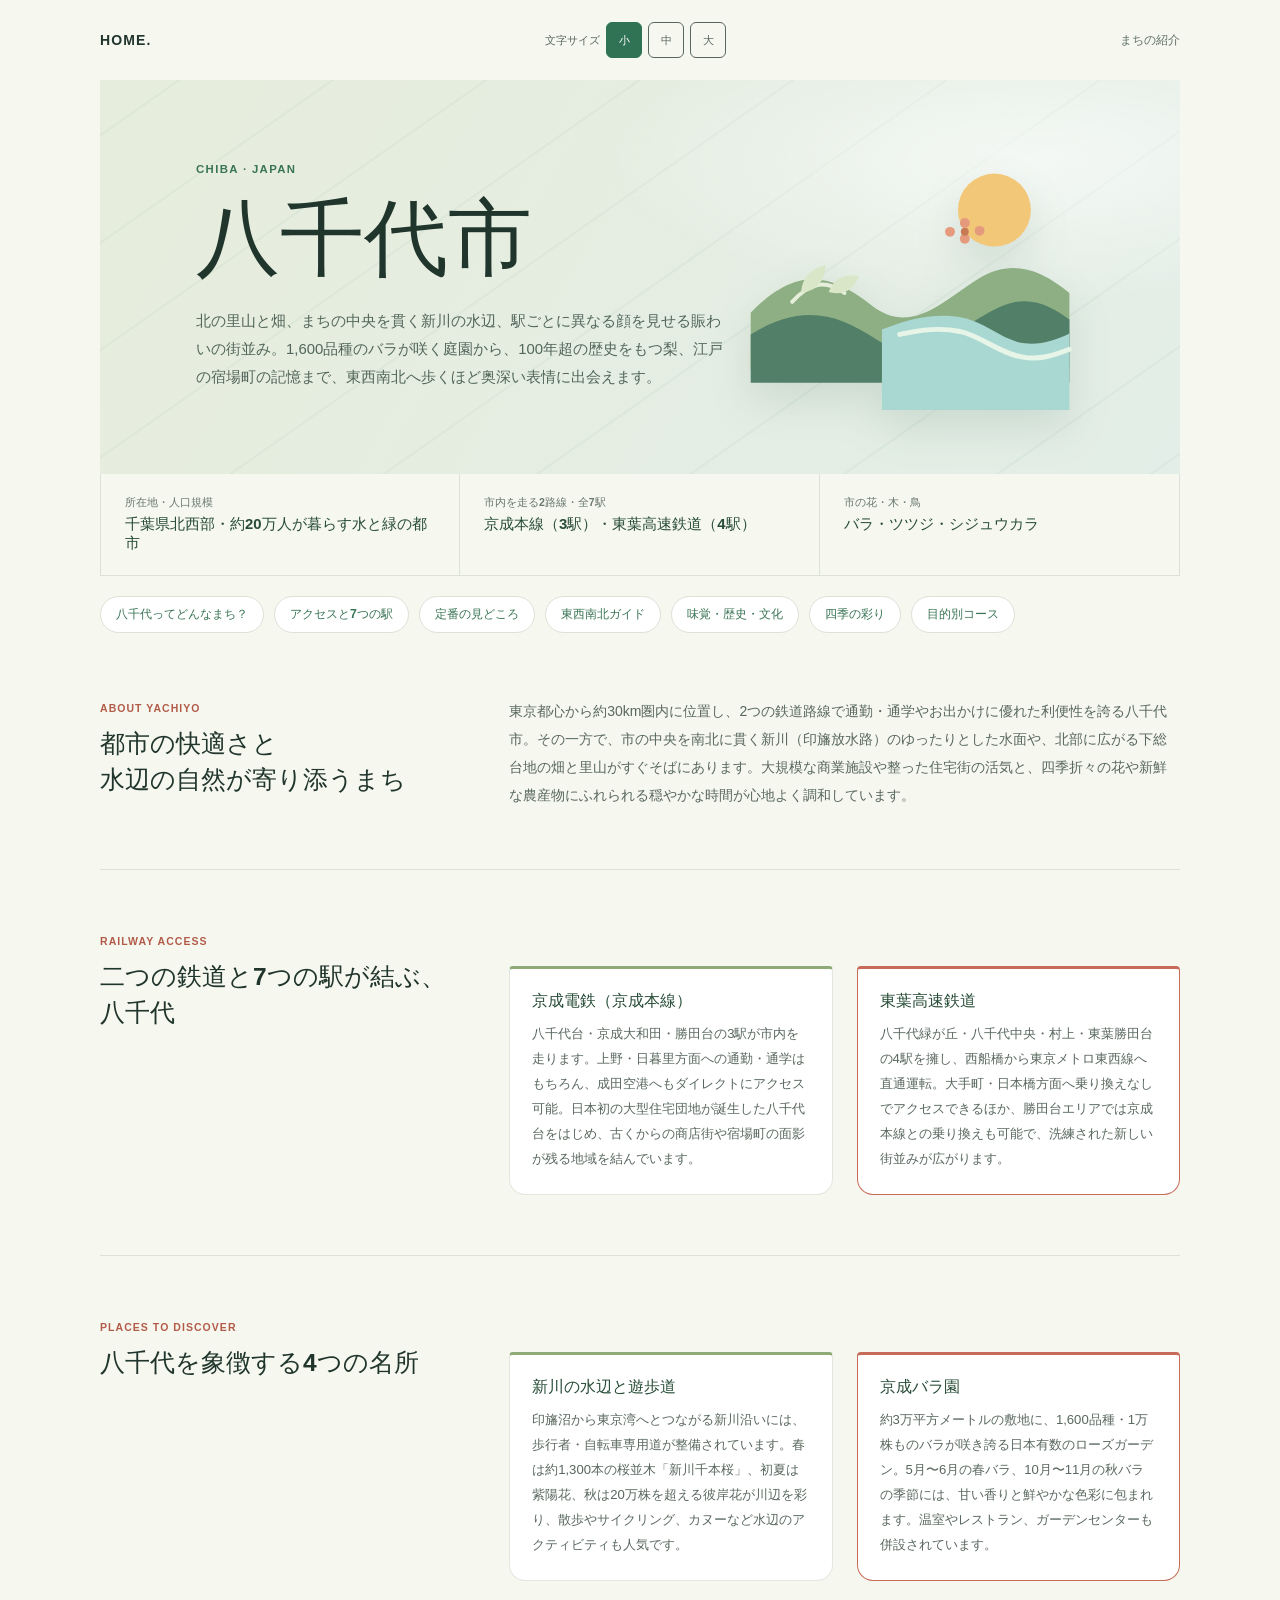
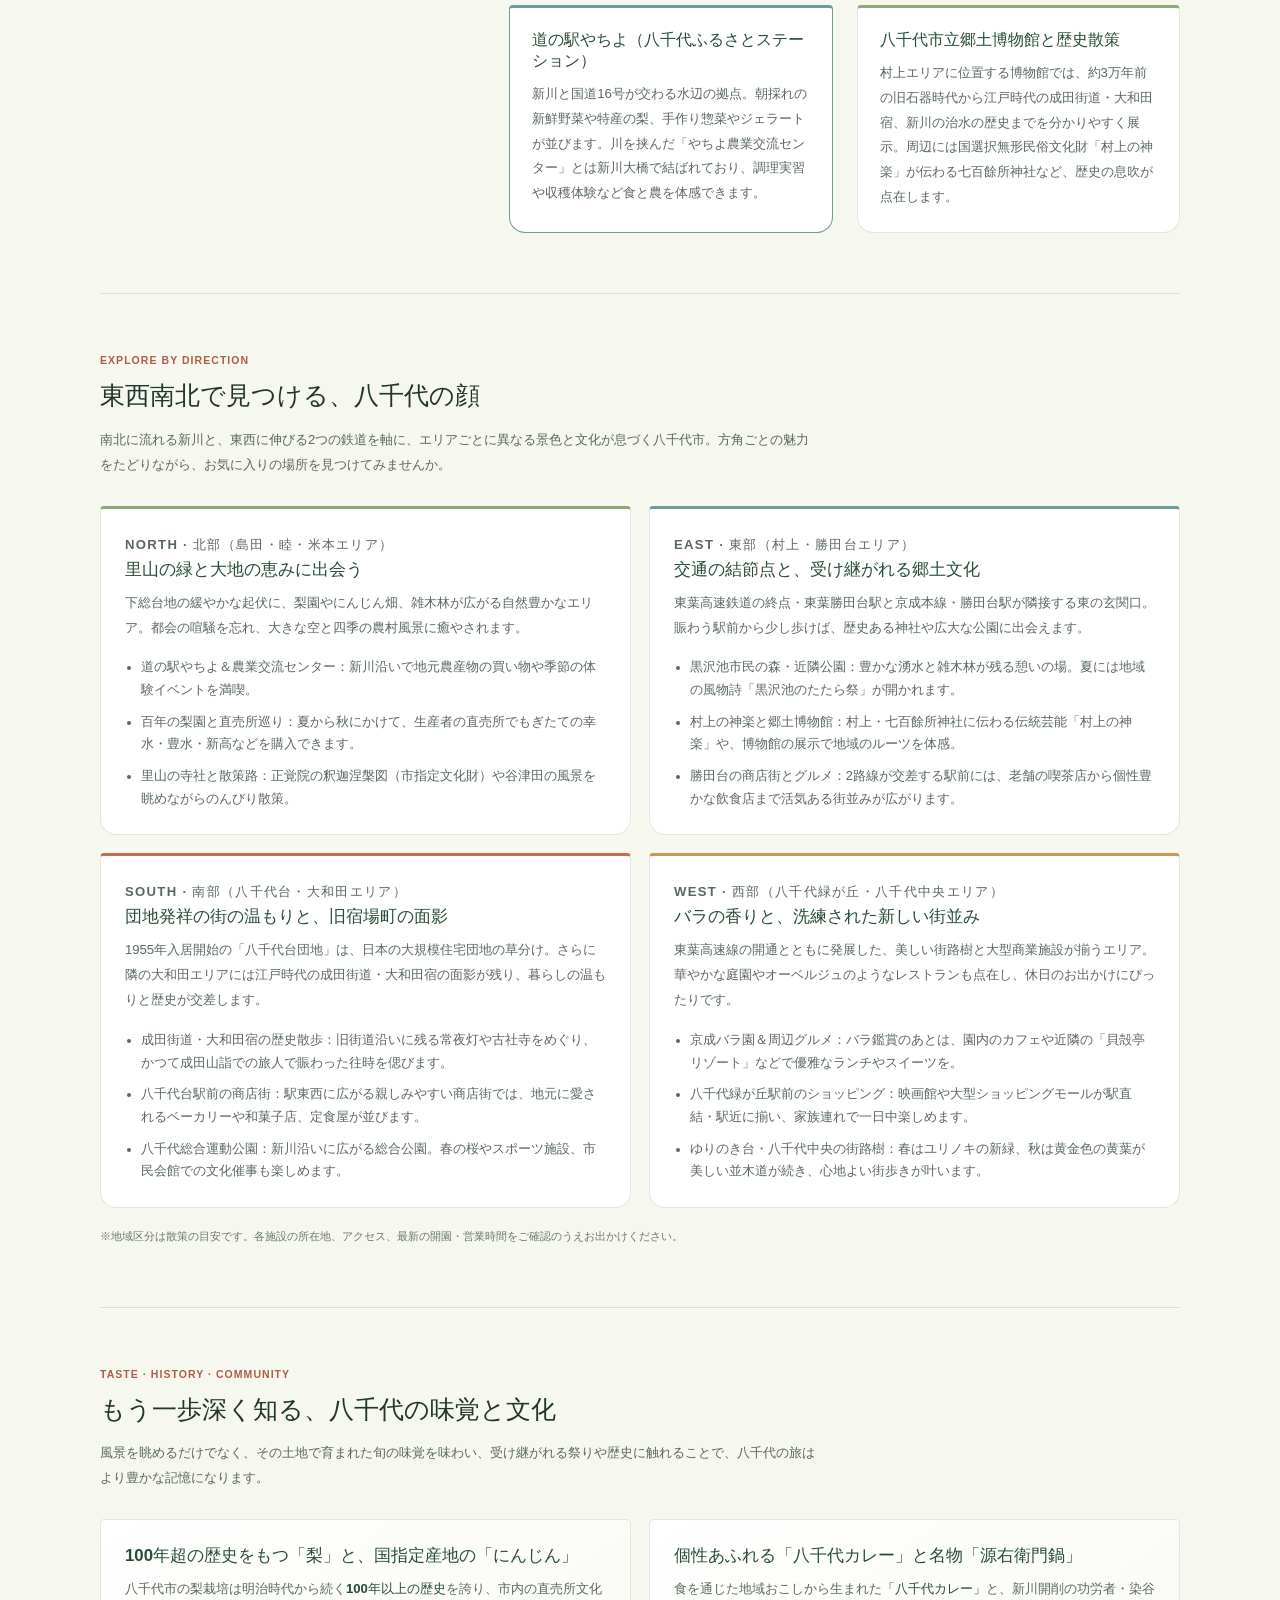
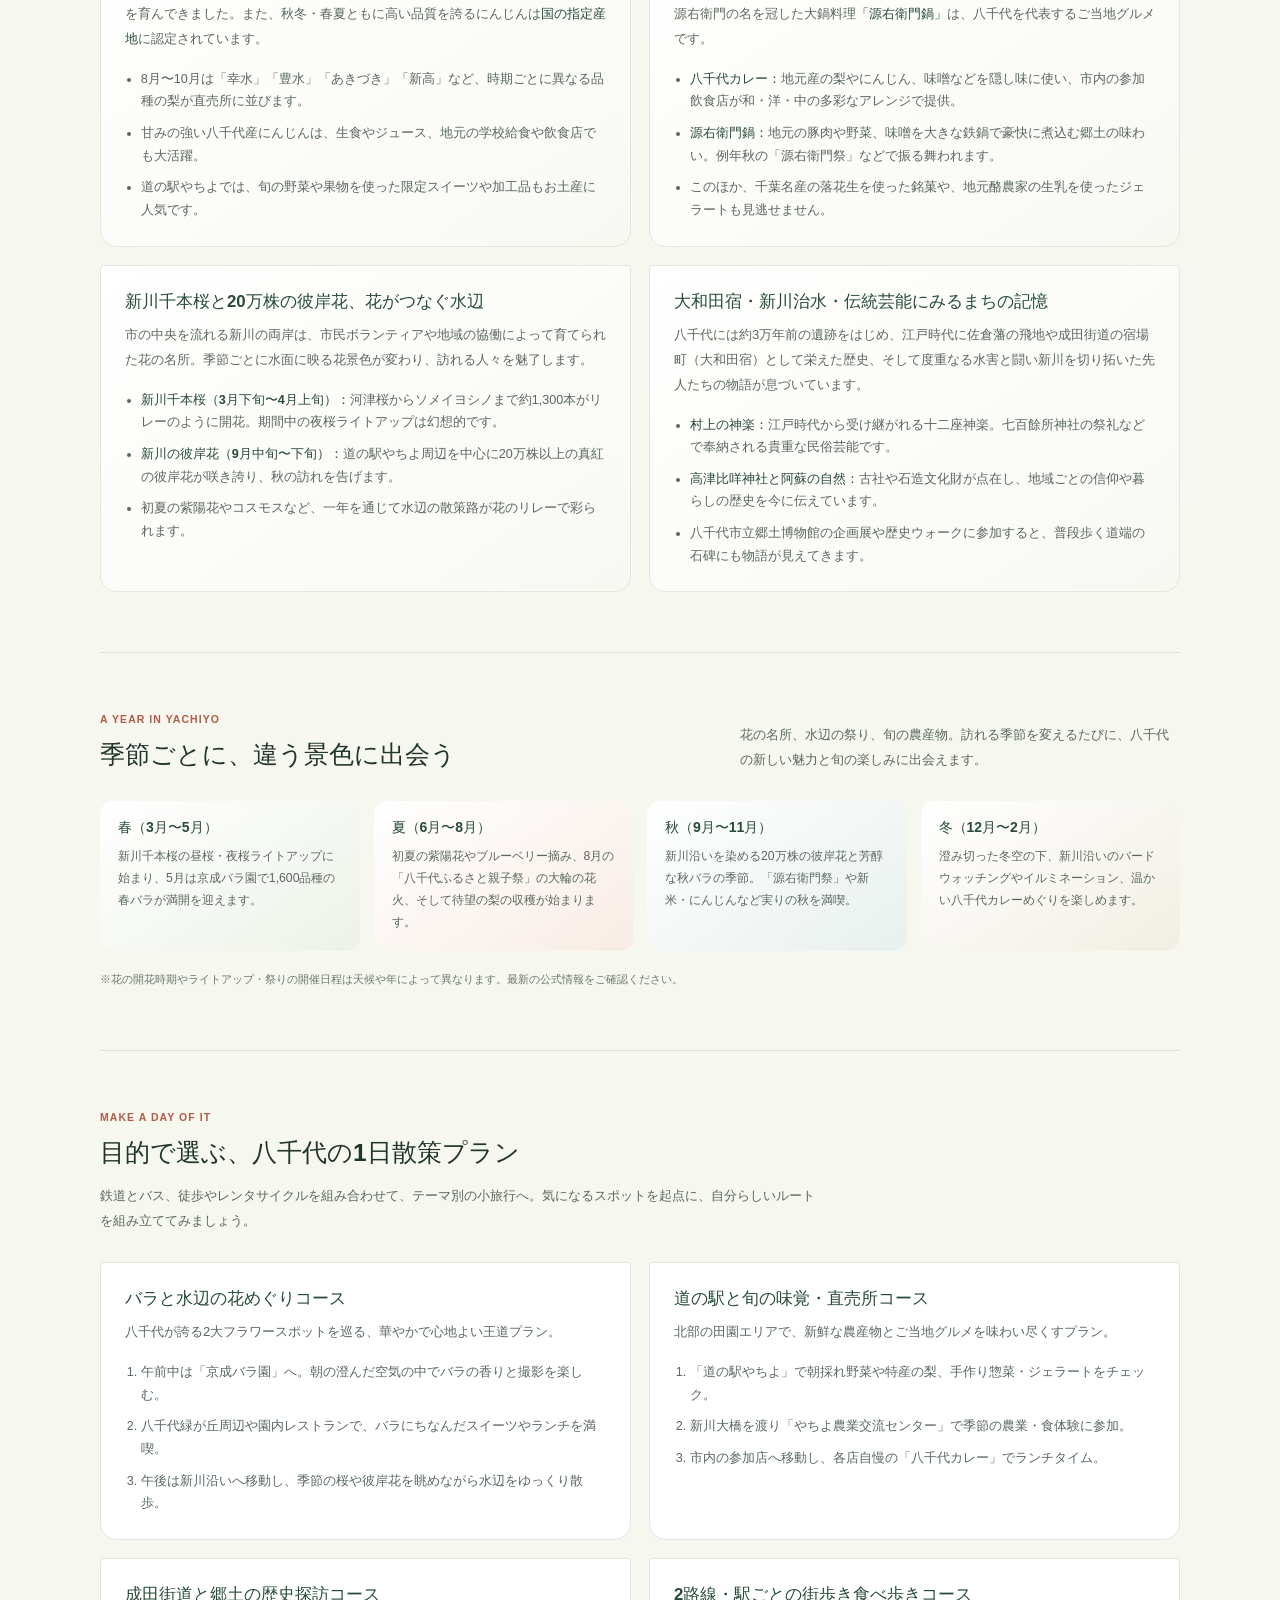
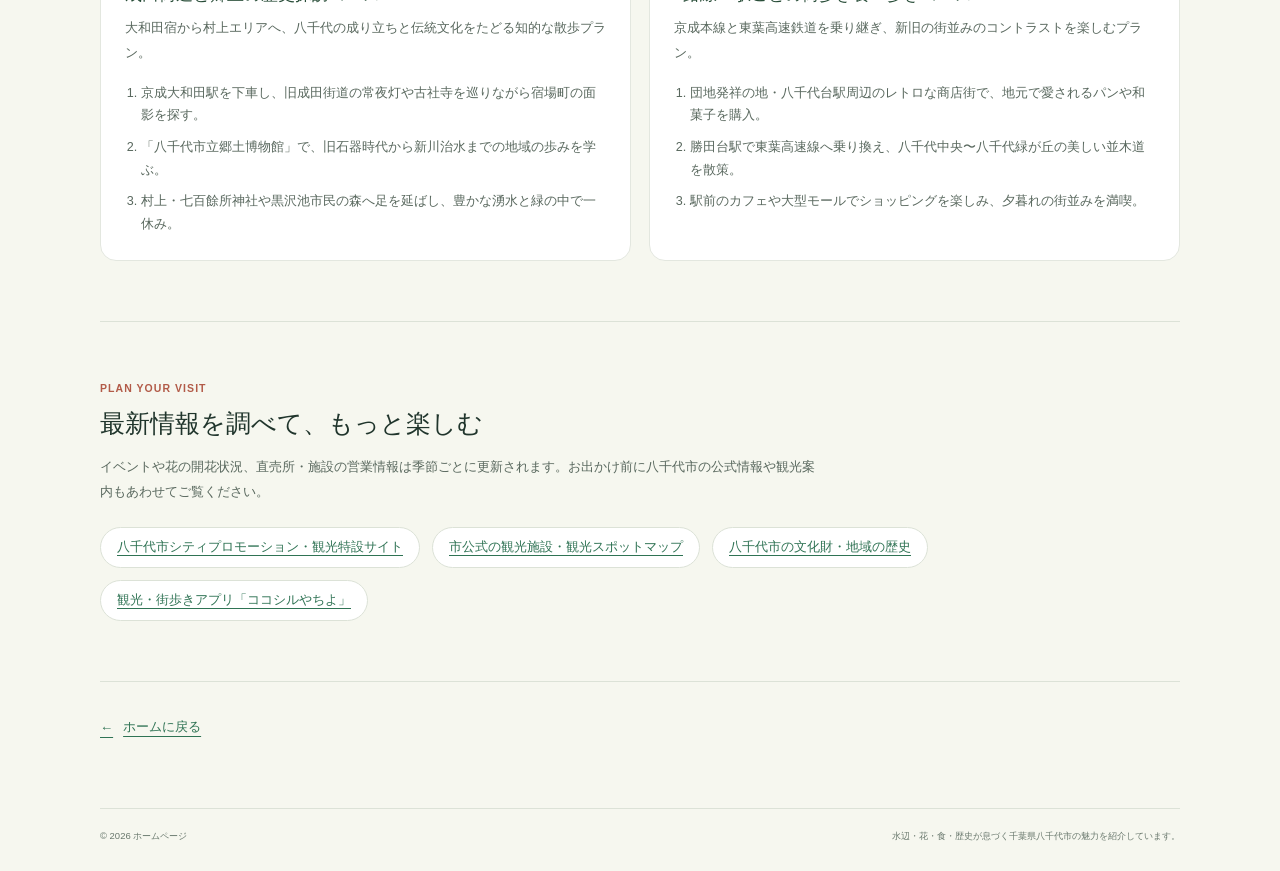
<file: yacchi2.html>
<!doctype html>
<html lang="ja">
  <head>
    <meta charset="utf-8">
    <meta name="viewport" content="width=device-width, initial-scale=1">
    <meta name="theme-color" content="#f6f7ef">
    <meta name="description" content="八千代市を東西南北から楽しむ地域ガイド。新川千本桜や彼岸花、1,600品種が咲く京成バラ園、100年以上の歴史をもつ梨や指定産地のにんじん、八千代カレーや源右衛門鍋、歴史と祭りを詳しく紹介します。">
    <title>八千代市を東西南北から楽しむ | 水辺・花・食・歴史</title>
    <style>
      :root {
        --text-size-scale: 0.875;
        color-scheme: light;
        font-family: "Noto Sans JP", "Hiragino Kaku Gothic ProN", Meiryo, sans-serif;
        color: #20352c;
        background: #f6f7ef;
        font-synthesis: none;
        text-rendering: optimizeLegibility;
        -webkit-font-smoothing: antialiased;
        -moz-osx-font-smoothing: grayscale;
      }

      * {
        box-sizing: border-box;
      }

      html {
        scroll-behavior: smooth;
      }

      body {
        min-width: 320px;
        margin: 0;
      }

      a {
        color: inherit;
      }

      .site-header,
      main,
      .site-footer {
        width: min(100% - 48px, 1080px);
        margin-inline: auto;
      }

      .site-header {
        display: flex;
        align-items: center;
        justify-content: space-between;
        min-height: 80px;
      }

      .brand {
        color: #20352c;
        font-size: 1rem;
        font-weight: 800;
        letter-spacing: 0.08em;
        text-decoration: none;
      }

      .header-note {
        color: #617267;
        font-size: 0.875rem;
      }

      main {
        padding-bottom: 72px;
      }

      .intro {
        position: relative;
        display: grid;
        grid-template-columns: minmax(0, 1.2fr) minmax(220px, 0.8fr);
        align-items: center;
        min-height: 390px;
        overflow: hidden;
        padding: 64px clamp(28px, 8vw, 96px);
        background:
          radial-gradient(ellipse at 86% 20%, rgb(255 255 255 / 62%), transparent 32%),
          repeating-linear-gradient(145deg, transparent 0 44px, rgb(47 115 84 / 5%) 45px 46px, transparent 47px 88px),
          linear-gradient(120deg, #e7eddc, #e3eee8);
        animation: arrive 700ms ease-out both;
      }

      .intro-art {
        z-index: 1;
        width: 100%;
        max-width: 360px;
        justify-self: end;
        filter: drop-shadow(0 18px 20px rgb(36 82 61 / 12%));
      }

      .intro-art svg {
        display: block;
        width: 100%;
        height: auto;
      }

      .intro-text {
        z-index: 2;
      }

      .quick-nav {
        display: flex;
        flex-wrap: wrap;
        gap: 10px;
        padding: 20px 0 4px;
      }

      .quick-nav a {
        padding: 9px 15px;
        border: 1px solid #dce2d7;
        border-radius: 999px;
        background: #fff;
        color: #397454;
        font-size: 0.875rem;
        font-weight: 700;
        text-decoration: none;
        transition: background-color 160ms ease, transform 160ms ease;
      }

      .quick-nav a:hover {
        transform: translateY(-2px);
        background: #e7eddc;
      }

      .eyebrow {
        position: relative;
        z-index: 1;
        margin: 0 0 16px;
        color: #397454;
        font-size: 0.8125rem;
        font-weight: 800;
        letter-spacing: 0.12em;
      }

      h1 {
        position: relative;
        z-index: 1;
        margin: 0;
        color: #20352c;
        font-size: clamp(3rem, calc(8vw * var(--text-size-scale)), 6rem);
        font-weight: 800;
        line-height: 1.12;
      }

      .intro-copy {
        position: relative;
        z-index: 1;
        max-width: 550px;
        margin: 22px 0 0;
        color: #52665a;
        font-size: 1.0625rem;
        line-height: 1.9;
      }

      .city-facts {
        display: grid;
        grid-template-columns: repeat(3, minmax(0, 1fr));
        margin: 0;
        border-bottom: 1px solid #dce2d7;
      }

      .city-facts div {
        padding: 22px 24px;
        border-right: 1px solid #dce2d7;
      }

      .city-facts div:first-child {
        border-left: 1px solid #dce2d7;
      }

      .city-facts dt {
        color: #69786d;
        font-size: 0.75rem;
        font-weight: 700;
      }

      .city-facts dd {
        margin: 5px 0 0;
        color: #274c37;
        font-size: 1.0625rem;
        font-weight: 800;
      }

      .content-section {
        display: grid;
        grid-template-columns: minmax(180px, 0.7fr) minmax(0, 1.3fr);
        gap: 48px;
        padding-block: 60px;
        border-bottom: 1px solid #dce2d7;
      }

      .section-label {
        margin: 5px 0 12px;
        color: #b25b48;
        font-size: 0.75rem;
        font-weight: 800;
        letter-spacing: 0.1em;
      }

      h2 {
        margin: 0;
        color: #20352c;
        font-size: 1.75rem;
        line-height: 1.45;
      }

      .section-copy {
        margin: 0;
        color: #59685e;
        font-size: 1rem;
        line-height: 2;
      }

      .highlights {
        display: grid;
        grid-template-columns: repeat(3, minmax(0, 1fr));
        gap: 24px;
        padding-top: 36px;
      }

      .railway-highlights {
        grid-template-columns: repeat(2, minmax(0, 1fr));
      }

      .spot-highlights {
        grid-template-columns: repeat(2, minmax(0, 1fr));
      }

      .regional-guide,
      .deep-dive,
      .day-trips,
      .official-links {
        padding-block: 60px;
        border-bottom: 1px solid #dce2d7;
      }

      .guide-heading {
        max-width: 720px;
      }

      .guide-heading .section-label {
        margin-top: 0;
      }

      .guide-intro {
        margin: 14px 0 0;
        color: #59685e;
        font-size: 0.9375rem;
        line-height: 1.9;
      }

      .region-grid,
      .topic-grid,
      .trip-grid {
        display: grid;
        grid-template-columns: repeat(2, minmax(0, 1fr));
        gap: 18px;
        margin-top: 28px;
      }

      .region-card,
      .topic-card,
      .trip-card {
        padding: 24px;
        border: 1px solid #e3e7df;
        border-radius: 4px 4px 16px 16px;
        background: #fff;
      }

      .region-card {
        border-top: 3px solid #8eaa76;
      }

      .region-card:nth-child(2) {
        border-top-color: #6d9d9a;
      }

      .region-card:nth-child(3) {
        border-top-color: #c76b58;
      }

      .region-card:nth-child(4) {
        border-top-color: #c49a54;
      }

      .direction {
        display: inline-block;
        margin: 0 0 10px;
        color: #b25b48;
        font-size: 0.75rem;
        font-weight: 800;
        letter-spacing: 0.1em;
      }

      .region-card h3,
      .topic-card h3,
      .trip-card h3 {
        margin: 0 0 10px;
        color: #274c37;
        font-size: 1.2rem;
      }

      .region-card p,
      .topic-card p,
      .trip-card p {
        margin: 0;
        color: #59685e;
        font-size: 0.9375rem;
        line-height: 1.9;
      }

      .region-card ul,
      .topic-card ul,
      .trip-card ol {
        display: grid;
        gap: 9px;
        margin: 16px 0 0;
        padding-left: 1.25em;
        color: #59685e;
        font-size: 0.9rem;
        line-height: 1.8;
      }

      .guide-note {
        margin: 18px 0 0;
        color: #69786d;
        font-size: 0.8125rem;
        line-height: 1.8;
      }

      .topic-card {
        background: linear-gradient(145deg, #fff, #f8f8f3);
      }

      .topic-card strong {
        color: #274c37;
      }

      .official-links ul {
        display: flex;
        flex-wrap: wrap;
        gap: 12px;
        margin: 22px 0 0;
        padding: 0;
        list-style: none;
      }

      .official-links a {
        display: inline-flex;
        padding: 11px 16px;
        border: 1px solid #dce2d7;
        border-radius: 999px;
        background: #fff;
        color: #2f7354;
        font-size: 0.9rem;
        font-weight: 700;
        text-underline-offset: 4px;
      }

      .highlight {
        min-height: 175px;
        padding: 22px;
        border: 1px solid #e3e7df;
        border-top: 3px solid #8eaa76;
        border-radius: 4px 4px 16px 16px;
        background: #fff;
        transition: transform 160ms ease, box-shadow 160ms ease;
        animation: arrive 700ms ease-out both;
      }

      .highlight:hover {
        transform: translateY(-4px);
        box-shadow: 0 14px 28px rgb(32 53 44 / 8%);
      }

      .highlight:nth-child(2) {
        border-color: #c76b58;
        animation-delay: 100ms;
      }

      .highlight:nth-child(3) {
        border-color: #6d9d9a;
        animation-delay: 200ms;
      }

      .highlight h3 {
        margin: 0 0 10px;
        color: #274c37;
        font-size: 1.125rem;
      }

      .highlight p {
        margin: 0;
        color: #59685e;
        font-size: 0.9375rem;
        line-height: 1.9;
      }

      .seasons {
        padding-block: 60px;
        border-bottom: 1px solid #dce2d7;
      }

      .seasons-heading {
        display: flex;
        align-items: end;
        justify-content: space-between;
        gap: 24px;
      }

      .seasons-heading .section-label {
        margin-top: 0;
      }

      .seasons-intro {
        max-width: 440px;
        margin: 0;
        color: #59685e;
        font-size: 0.9375rem;
        line-height: 1.9;
      }

      .season-list {
        display: grid;
        grid-template-columns: repeat(4, minmax(0, 1fr));
        gap: 14px;
        margin: 28px 0 0;
        padding: 0;
        list-style: none;
      }

      .season-list li {
        min-height: 136px;
        padding: 18px;
        border-radius: 14px;
        background: linear-gradient(145deg, #fff, #edf2e8);
      }

      .season-list li:nth-child(2) {
        background: linear-gradient(145deg, #fff, #f8ece5);
      }

      .season-list li:nth-child(3) {
        background: linear-gradient(145deg, #fff, #e8f0ed);
      }

      .season-list li:nth-child(4) {
        background: linear-gradient(145deg, #fff, #f2eee4);
      }

      .season-list strong {
        display: block;
        margin-bottom: 8px;
        color: #274c37;
        font-size: 1rem;
      }

      .season-list span {
        color: #59685e;
        font-size: 0.875rem;
        line-height: 1.8;
      }

      .home-link {
        display: inline-flex;
        align-items: center;
        gap: 10px;
        margin-top: 36px;
        color: #2f7354;
        font-size: 0.9375rem;
        font-weight: 800;
        text-decoration-thickness: 1px;
        text-underline-offset: 5px;
      }

      .brand:focus-visible,
      .home-link:focus-visible,
      .quick-nav a:focus-visible,
      .official-links a:focus-visible {
        outline: 3px solid #b25b48;
        outline-offset: 4px;
      }

      .site-footer {
        display: flex;
        justify-content: space-between;
        padding-block: 20px 28px;
        border-top: 1px solid #dce2d7;
        color: #69786d;
        font-size: 0.8125rem;
      }

      .site-footer p {
        margin: 0;
      }

      @keyframes arrive {
        from {
          opacity: 0;
          transform: translateY(12px);
        }

        to {
          opacity: 1;
          transform: translateY(0);
        }
      }

      @media (max-width: 700px) {
        .site-header,
        main,
        .site-footer {
          width: min(100% - 32px, 1080px);
        }

        .site-header {
          min-height: 72px;
        }

        .intro {
          grid-template-columns: 1fr;
          min-height: 340px;
          padding: 44px 28px;
        }

        .intro-art {
          width: min(42%, 180px);
          margin-top: 12px;
        }

        .intro-copy {
          max-width: 480px;
        }

        .city-facts {
          grid-template-columns: 1fr;
        }

        .city-facts div,
        .city-facts div:first-child {
          padding: 15px 4px;
          border-right: 0;
          border-left: 0;
          border-bottom: 1px solid #dce2d7;
        }

        .content-section {
          grid-template-columns: 1fr;
          gap: 18px;
          padding-block: 42px;
        }

        .highlights {
          grid-template-columns: 1fr;
          gap: 22px;
          padding-top: 12px;
        }

        .railway-highlights {
          grid-template-columns: 1fr;
        }

        .regional-guide,
        .deep-dive,
        .day-trips,
        .official-links {
          padding-block: 42px;
        }

        .region-grid,
        .topic-grid,
        .trip-grid {
          grid-template-columns: 1fr;
          gap: 14px;
          margin-top: 20px;
        }

        .region-card,
        .topic-card,
        .trip-card {
          padding: 20px;
        }

        .highlight {
          min-height: 0;
        }

        .seasons {
          padding-block: 42px;
        }

        .seasons-heading {
          align-items: start;
          flex-direction: column;
          gap: 12px;
        }

        .season-list {
          grid-template-columns: repeat(2, minmax(0, 1fr));
        }

        .site-footer {
          gap: 12px;
          flex-wrap: wrap;
        }
      }

      @media (prefers-reduced-motion: reduce) {
        *,
        *::before,
        *::after {
          scroll-behavior: auto !important;
          animation-duration: 0.01ms !important;
          transition-duration: 0.01ms !important;
        }
      }
    </style>
    <link rel="stylesheet" href="page-transition.css">
    <link rel="stylesheet" href="text-size.css">
    <script src="text-size.js" defer></script>
  </head>
  <body>
    <div class="loading-curtain" aria-hidden="true">
      <div class="loading-curtain-panel"></div>
      <div class="loading-curtain-panel"></div>
      <div class="loading-mark"></div>
    </div>
    <header class="site-header">
      <a class="brand" href="index.html" aria-label="ホーム">HOME<span aria-hidden="true">.</span></a>
      <div class="text-size-control" role="group" aria-label="文字サイズ">
        <span>文字サイズ</span>
        <button type="button" data-text-size="small" aria-label="文字サイズを小にする" aria-pressed="true">小</button>
        <button type="button" data-text-size="medium" aria-label="文字サイズを中にする" aria-pressed="false">中</button>
        <button type="button" data-text-size="large" aria-label="文字サイズを大にする" aria-pressed="false">大</button>
      </div>
      <span class="header-note">まちの紹介</span>
    </header>
    <main>
      <section class="intro" aria-labelledby="page-title">
        <div class="intro-text">
          <p class="eyebrow">CHIBA · JAPAN</p>
          <h1 id="page-title">八千代市</h1>
          <p class="intro-copy">北の里山と畑、まちの中央を貫く新川の水辺、駅ごとに異なる顔を見せる賑わいの街並み。1,600品種のバラが咲く庭園から、100年超の歴史をもつ梨、江戸の宿場町の記憶まで、東西南北へ歩くほど奥深い表情に出会えます。</p>
        </div>
        <div class="intro-art" aria-hidden="true">
          <svg viewBox="0 0 360 270" fill="none" xmlns="http://www.w3.org/2000/svg">
            <circle cx="269" cy="67" r="37" fill="#F2C878"/>
            <path d="M22 171C68 124 102 130 145 164C184 194 216 160 252 137C285 116 315 126 345 151V228H22V171Z" fill="#8DAF83"/>
            <path d="M22 193C74 161 110 172 149 198C195 229 242 177 280 163C306 153 328 165 345 178V242H22V193Z" fill="#527F68"/>
            <path d="M155 188C185 176 211 171 237 176C261 181 277 199 300 202C315 204 331 199 345 192V270H155V188Z" fill="#A9D7D1"/>
            <path d="M173 193C197 188 214 186 234 190C256 195 276 213 298 216C315 219 330 214 345 208" stroke="#E7F5E9" stroke-width="5" stroke-linecap="round"/>
            <path d="M64 160C83 139 99 138 117 151" stroke="#E6EFDB" stroke-width="4" stroke-linecap="round"/>
            <path d="M73 151C74 135 83 126 98 123C97 140 89 149 73 151Z" fill="#D9E7C8"/>
            <path d="M101 150C106 136 117 131 132 134C125 149 115 154 101 150Z" fill="#D9E7C8"/>
            <circle cx="224" cy="89" r="5" fill="#E59A7E"/>
            <circle cx="239" cy="96" r="5" fill="#E59A7E"/>
            <circle cx="254" cy="88" r="5" fill="#E59A7E"/>
            <circle cx="239" cy="80" r="5" fill="#E59A7E"/>
            <circle cx="239" cy="89" r="4" fill="#C77A53"/>
          </svg>
        </div>
      </section>

      <dl class="city-facts" aria-label="八千代市の基本情報">
        <div>
          <dt>所在地・人口規模</dt>
          <dd>千葉県北西部・約20万人が暮らす水と緑の都市</dd>
        </div>
        <div>
          <dt>市内を走る2路線・全7駅</dt>
          <dd>京成本線（3駅）・東葉高速鉄道（4駅）</dd>
        </div>
        <div>
          <dt>市の花・木・鳥</dt>
          <dd>バラ・ツツジ・シジュウカラ</dd>
        </div>
      </dl>

      <nav class="quick-nav" aria-label="ページ内メニュー">
        <a href="#about-title">八千代ってどんなまち？</a>
        <a href="#railway-title">アクセスと7つの駅</a>
        <a href="#spots-title">定番の見どころ</a>
        <a href="#regions-title">東西南北ガイド</a>
        <a href="#food-title">味覚・歴史・文化</a>
        <a href="#season-title">四季の彩り</a>
        <a href="#trip-title">目的別コース</a>
      </nav>

      <section class="content-section" aria-labelledby="about-title">
        <div>
          <p class="section-label">ABOUT YACHIYO</p>
          <h2 id="about-title">都市の快適さと<br>水辺の自然が寄り添うまち</h2>
        </div>
        <p class="section-copy">東京都心から約30km圏内に位置し、2つの鉄道路線で通勤・通学やお出かけに優れた利便性を誇る八千代市。その一方で、市の中央を南北に貫く新川（印旛放水路）のゆったりとした水面や、北部に広がる下総台地の畑と里山がすぐそばにあります。大規模な商業施設や整った住宅街の活気と、四季折々の花や新鮮な農産物にふれられる穏やかな時間が心地よく調和しています。</p>
      </section>

      <section class="content-section" aria-labelledby="railway-title">
        <div>
          <p class="section-label">RAILWAY ACCESS</p>
          <h2 id="railway-title">二つの鉄道と7つの駅が結ぶ、八千代</h2>
        </div>
        <div class="highlights railway-highlights">
          <article class="highlight">
            <h3>京成電鉄（京成本線）</h3>
            <p>八千代台・京成大和田・勝田台の3駅が市内を走ります。上野・日暮里方面への通勤・通学はもちろん、成田空港へもダイレクトにアクセス可能。日本初の大型住宅団地が誕生した八千代台をはじめ、古くからの商店街や宿場町の面影が残る地域を結んでいます。</p>
          </article>
          <article class="highlight">
            <h3>東葉高速鉄道</h3>
            <p>八千代緑が丘・八千代中央・村上・東葉勝田台の4駅を擁し、西船橋から東京メトロ東西線へ直通運転。大手町・日本橋方面へ乗り換えなしでアクセスできるほか、勝田台エリアでは京成本線との乗り換えも可能で、洗練された新しい街並みが広がります。</p>
          </article>
        </div>
      </section>

      <section class="content-section" aria-labelledby="spots-title">
        <div>
          <p class="section-label">PLACES TO DISCOVER</p>
          <h2 id="spots-title">八千代を象徴する4つの名所</h2>
        </div>
        <div class="highlights spot-highlights">
          <article class="highlight">
            <h3>新川の水辺と遊歩道</h3>
            <p>印旛沼から東京湾へとつながる新川沿いには、歩行者・自転車専用道が整備されています。春は約1,300本の桜並木「新川千本桜」、初夏は紫陽花、秋は20万株を超える彼岸花が川辺を彩り、散歩やサイクリング、カヌーなど水辺のアクティビティも人気です。</p>
          </article>
          <article class="highlight">
            <h3>京成バラ園</h3>
            <p>約3万平方メートルの敷地に、1,600品種・1万株ものバラが咲き誇る日本有数のローズガーデン。5月〜6月の春バラ、10月〜11月の秋バラの季節には、甘い香りと鮮やかな色彩に包まれます。温室やレストラン、ガーデンセンターも併設されています。</p>
          </article>
          <article class="highlight">
            <h3>道の駅やちよ（八千代ふるさとステーション）</h3>
            <p>新川と国道16号が交わる水辺の拠点。朝採れの新鮮野菜や特産の梨、手作り惣菜やジェラートが並びます。川を挟んだ「やちよ農業交流センター」とは新川大橋で結ばれており、調理実習や収穫体験など食と農を体感できます。</p>
          </article>
          <article class="highlight">
            <h3>八千代市立郷土博物館と歴史散策</h3>
            <p>村上エリアに位置する博物館では、約3万年前の旧石器時代から江戸時代の成田街道・大和田宿、新川の治水の歴史までを分かりやすく展示。周辺には国選択無形民俗文化財「村上の神楽」が伝わる七百餘所神社など、歴史の息吹が点在します。</p>
          </article>
        </div>
      </section>

      <section class="regional-guide" aria-labelledby="regions-title">
        <div class="guide-heading">
          <p class="section-label">EXPLORE BY DIRECTION</p>
          <h2 id="regions-title">東西南北で見つける、八千代の顔</h2>
          <p class="guide-intro">南北に流れる新川と、東西に伸びる2つの鉄道を軸に、エリアごとに異なる景色と文化が息づく八千代市。方角ごとの魅力をたどりながら、お気に入りの場所を見つけてみませんか。</p>
        </div>
        <div class="region-grid">
          <article class="region-card">
            <p class="direction">NORTH · 北部（島田・睦・米本エリア）</p>
            <h3>里山の緑と大地の恵みに出会う</h3>
            <p>下総台地の緩やかな起伏に、梨園やにんじん畑、雑木林が広がる自然豊かなエリア。都会の喧騒を忘れ、大きな空と四季の農村風景に癒やされます。</p>
            <ul>
              <li><strong>道の駅やちよ＆農業交流センター：</strong>新川沿いで地元農産物の買い物や季節の体験イベントを満喫。</li>
              <li><strong>百年の梨園と直売所巡り：</strong>夏から秋にかけて、生産者の直売所でもぎたての幸水・豊水・新高などを購入できます。</li>
              <li><strong>里山の寺社と散策路：</strong>正覚院の釈迦涅槃図（市指定文化財）や谷津田の風景を眺めながらのんびり散策。</li>
            </ul>
          </article>
          <article class="region-card">
            <p class="direction">EAST · 東部（村上・勝田台エリア）</p>
            <h3>交通の結節点と、受け継がれる郷土文化</h3>
            <p>東葉高速鉄道の終点・東葉勝田台駅と京成本線・勝田台駅が隣接する東の玄関口。賑わう駅前から少し歩けば、歴史ある神社や広大な公園に出会えます。</p>
            <ul>
              <li><strong>黒沢池市民の森・近隣公園：</strong>豊かな湧水と雑木林が残る憩いの場。夏には地域の風物詩「黒沢池のたたら祭」が開かれます。</li>
              <li><strong>村上の神楽と郷土博物館：</strong>村上・七百餘所神社に伝わる伝統芸能「村上の神楽」や、博物館の展示で地域のルーツを体感。</li>
              <li><strong>勝田台の商店街とグルメ：</strong>2路線が交差する駅前には、老舗の喫茶店から個性豊かな飲食店まで活気ある街並みが広がります。</li>
            </ul>
          </article>
          <article class="region-card">
            <p class="direction">SOUTH · 南部（八千代台・大和田エリア）</p>
            <h3>団地発祥の街の温もりと、旧宿場町の面影</h3>
            <p>1955年入居開始の「八千代台団地」は、日本の大規模住宅団地の草分け。さらに隣の大和田エリアには江戸時代の成田街道・大和田宿の面影が残り、暮らしの温もりと歴史が交差します。</p>
            <ul>
              <li><strong>成田街道・大和田宿の歴史散歩：</strong>旧街道沿いに残る常夜灯や古社寺をめぐり、かつて成田山詣での旅人で賑わった往時を偲びます。</li>
              <li><strong>八千代台駅前の商店街：</strong>駅東西に広がる親しみやすい商店街では、地元に愛されるベーカリーや和菓子店、定食屋が並びます。</li>
              <li><strong>八千代総合運動公園：</strong>新川沿いに広がる総合公園。春の桜やスポーツ施設、市民会館での文化催事も楽しめます。</li>
            </ul>
          </article>
          <article class="region-card">
            <p class="direction">WEST · 西部（八千代緑が丘・八千代中央エリア）</p>
            <h3>バラの香りと、洗練された新しい街並み</h3>
            <p>東葉高速線の開通とともに発展した、美しい街路樹と大型商業施設が揃うエリア。華やかな庭園やオーベルジュのようなレストランも点在し、休日のお出かけにぴったりです。</p>
            <ul>
              <li><strong>京成バラ園＆周辺グルメ：</strong>バラ鑑賞のあとは、園内のカフェや近隣の「貝殻亭リゾート」などで優雅なランチやスイーツを。</li>
              <li><strong>八千代緑が丘駅前のショッピング：</strong>映画館や大型ショッピングモールが駅直結・駅近に揃い、家族連れで一日中楽しめます。</li>
              <li><strong>ゆりのき台・八千代中央の街路樹：</strong>春はユリノキの新緑、秋は黄金色の黄葉が美しい並木道が続き、心地よい街歩きが叶います。</li>
            </ul>
          </article>
        </div>
        <p class="guide-note">※地域区分は散策の目安です。各施設の所在地、アクセス、最新の開園・営業時間をご確認のうえお出かけください。</p>
      </section>

      <section class="deep-dive" aria-labelledby="food-title">
        <div class="guide-heading">
          <p class="section-label">TASTE · HISTORY · COMMUNITY</p>
          <h2 id="food-title">もう一歩深く知る、八千代の味覚と文化</h2>
          <p class="guide-intro">風景を眺めるだけでなく、その土地で育まれた旬の味覚を味わい、受け継がれる祭りや歴史に触れることで、八千代の旅はより豊かな記憶になります。</p>
        </div>
        <div class="topic-grid">
          <article class="topic-card">
            <h3>100年超の歴史をもつ「梨」と、国指定産地の「にんじん」</h3>
            <p>八千代市の梨栽培は明治時代から続く<strong>100年以上の歴史</strong>を誇り、市内の直売所文化を育んできました。また、秋冬・春夏ともに高い品質を誇るにんじんは<strong>国の指定産地</strong>に認定されています。</p>
            <ul>
              <li>8月〜10月は「幸水」「豊水」「あきづき」「新高」など、時期ごとに異なる品種の梨が直売所に並びます。</li>
              <li>甘みの強い八千代産にんじんは、生食やジュース、地元の学校給食や飲食店でも大活躍。</li>
              <li>道の駅やちよでは、旬の野菜や果物を使った限定スイーツや加工品もお土産に人気です。</li>
            </ul>
          </article>
          <article class="topic-card">
            <h3>個性あふれる「八千代カレー」と名物「源右衛門鍋」</h3>
            <p>食を通じた地域おこしから生まれた<strong>「八千代カレー」</strong>と、新川開削の功労者・染谷源右衛門の名を冠した大鍋料理<strong>「源右衛門鍋」</strong>は、八千代を代表するご当地グルメです。</p>
            <ul>
              <li><strong>八千代カレー：</strong>地元産の梨やにんじん、味噌などを隠し味に使い、市内の参加飲食店が和・洋・中の多彩なアレンジで提供。</li>
              <li><strong>源右衛門鍋：</strong>地元の豚肉や野菜、味噌を大きな鉄鍋で豪快に煮込む郷土の味わい。例年秋の「源右衛門祭」などで振る舞われます。</li>
              <li>このほか、千葉名産の落花生を使った銘菓や、地元酪農家の生乳を使ったジェラートも見逃せません。</li>
            </ul>
          </article>
          <article class="topic-card">
            <h3>新川千本桜と20万株の彼岸花、花がつなぐ水辺</h3>
            <p>市の中央を流れる新川の両岸は、市民ボランティアや地域の協働によって育てられた花の名所。季節ごとに水面に映る花景色が変わり、訪れる人々を魅了します。</p>
            <ul>
              <li><strong>新川千本桜（3月下旬〜4月上旬）：</strong>河津桜からソメイヨシノまで約1,300本がリレーのように開花。期間中の夜桜ライトアップは幻想的です。</li>
              <li><strong>新川の彼岸花（9月中旬〜下旬）：</strong>道の駅やちよ周辺を中心に20万株以上の真紅の彼岸花が咲き誇り、秋の訪れを告げます。</li>
              <li>初夏の紫陽花やコスモスなど、一年を通じて水辺の散策路が花のリレーで彩られます。</li>
            </ul>
          </article>
          <article class="topic-card">
            <h3>大和田宿・新川治水・伝統芸能にみるまちの記憶</h3>
            <p>八千代には約3万年前の遺跡をはじめ、江戸時代に佐倉藩の飛地や成田街道の宿場町（大和田宿）として栄えた歴史、そして度重なる水害と闘い新川を切り拓いた先人たちの物語が息づいています。</p>
            <ul>
              <li><strong>村上の神楽：</strong>江戸時代から受け継がれる十二座神楽。七百餘所神社の祭礼などで奉納される貴重な民俗芸能です。</li>
              <li><strong>高津比咩神社と阿蘇の自然：</strong>古社や石造文化財が点在し、地域ごとの信仰や暮らしの歴史を今に伝えています。</li>
              <li>八千代市立郷土博物館の企画展や歴史ウォークに参加すると、普段歩く道端の石碑にも物語が見えてきます。</li>
            </ul>
          </article>
        </div>
      </section>

      <section class="seasons" aria-labelledby="season-title">
        <div class="seasons-heading">
          <div>
            <p class="section-label">A YEAR IN YACHIYO</p>
            <h2 id="season-title">季節ごとに、違う景色に出会う</h2>
          </div>
          <p class="seasons-intro">花の名所、水辺の祭り、旬の農産物。訪れる季節を変えるたびに、八千代の新しい魅力と旬の楽しみに出会えます。</p>
        </div>
        <ul class="season-list">
          <li><strong>春（3月〜5月）</strong><span>新川千本桜の昼桜・夜桜ライトアップに始まり、5月は京成バラ園で1,600品種の春バラが満開を迎えます。</span></li>
          <li><strong>夏（6月〜8月）</strong><span>初夏の紫陽花やブルーベリー摘み、8月の「八千代ふるさと親子祭」の大輪の花火、そして待望の梨の収穫が始まります。</span></li>
          <li><strong>秋（9月〜11月）</strong><span>新川沿いを染める20万株の彼岸花と芳醇な秋バラの季節。「源右衛門祭」や新米・にんじんなど実りの秋を満喫。</span></li>
          <li><strong>冬（12月〜2月）</strong><span>澄み切った冬空の下、新川沿いのバードウォッチングやイルミネーション、温かい八千代カレーめぐりを楽しめます。</span></li>
        </ul>
        <p class="guide-note">※花の開花時期やライトアップ・祭りの開催日程は天候や年によって異なります。最新の公式情報をご確認ください。</p>
      </section>

      <section class="day-trips" aria-labelledby="trip-title">
        <div class="guide-heading">
          <p class="section-label">MAKE A DAY OF IT</p>
          <h2 id="trip-title">目的で選ぶ、八千代の1日散策プラン</h2>
          <p class="guide-intro">鉄道とバス、徒歩やレンタサイクルを組み合わせて、テーマ別の小旅行へ。気になるスポットを起点に、自分らしいルートを組み立ててみましょう。</p>
        </div>
        <div class="trip-grid">
          <article class="trip-card">
            <h3>バラと水辺の花めぐりコース</h3>
            <p>八千代が誇る2大フラワースポットを巡る、華やかで心地よい王道プラン。</p>
            <ol>
              <li>午前中は「京成バラ園」へ。朝の澄んだ空気の中でバラの香りと撮影を楽しむ。</li>
              <li>八千代緑が丘周辺や園内レストランで、バラにちなんだスイーツやランチを満喫。</li>
              <li>午後は新川沿いへ移動し、季節の桜や彼岸花を眺めながら水辺をゆっくり散歩。</li>
            </ol>
          </article>
          <article class="trip-card">
            <h3>道の駅と旬の味覚・直売所コース</h3>
            <p>北部の田園エリアで、新鮮な農産物とご当地グルメを味わい尽くすプラン。</p>
            <ol>
              <li>「道の駅やちよ」で朝採れ野菜や特産の梨、手作り惣菜・ジェラートをチェック。</li>
              <li>新川大橋を渡り「やちよ農業交流センター」で季節の農業・食体験に参加。</li>
              <li>市内の参加店へ移動し、各店自慢の「八千代カレー」でランチタイム。</li>
            </ol>
          </article>
          <article class="trip-card">
            <h3>成田街道と郷土の歴史探訪コース</h3>
            <p>大和田宿から村上エリアへ、八千代の成り立ちと伝統文化をたどる知的な散歩プラン。</p>
            <ol>
              <li>京成大和田駅を下車し、旧成田街道の常夜灯や古社寺を巡りながら宿場町の面影を探す。</li>
              <li>「八千代市立郷土博物館」で、旧石器時代から新川治水までの地域の歩みを学ぶ。</li>
              <li>村上・七百餘所神社や黒沢池市民の森へ足を延ばし、豊かな湧水と緑の中で一休み。</li>
            </ol>
          </article>
          <article class="trip-card">
            <h3>2路線・駅ごとの街歩き食べ歩きコース</h3>
            <p>京成本線と東葉高速鉄道を乗り継ぎ、新旧の街並みのコントラストを楽しむプラン。</p>
            <ol>
              <li>団地発祥の地・八千代台駅周辺のレトロな商店街で、地元で愛されるパンや和菓子を購入。</li>
              <li>勝田台駅で東葉高速線へ乗り換え、八千代中央〜八千代緑が丘の美しい並木道を散策。</li>
              <li>駅前のカフェや大型モールでショッピングを楽しみ、夕暮れの街並みを満喫。</li>
            </ol>
          </article>
        </div>
      </section>

      <section class="official-links" aria-labelledby="official-title">
        <div class="guide-heading">
          <p class="section-label">PLAN YOUR VISIT</p>
          <h2 id="official-title">最新情報を調べて、もっと楽しむ</h2>
          <p class="guide-intro">イベントや花の開花状況、直売所・施設の営業情報は季節ごとに更新されます。お出かけ前に八千代市の公式情報や観光案内もあわせてご覧ください。</p>
        </div>
        <ul>
          <li><a href="https://www.city.yachiyo.lg.jp/site/promo/" target="_blank" rel="noopener noreferrer">八千代市シティプロモーション・観光特設サイト</a></li>
          <li><a href="https://www.city.yachiyo.lg.jp/site/map/61145.html" target="_blank" rel="noopener noreferrer">市公式の観光施設・観光スポットマップ</a></li>
          <li><a href="https://www.city.yachiyo.lg.jp/site/promo/60524.html" target="_blank" rel="noopener noreferrer">八千代市の文化財・地域の歴史</a></li>
          <li><a href="https://www.city.yachiyo.lg.jp/site/kankou/3419.html" target="_blank" rel="noopener noreferrer">観光・街歩きアプリ「ココシルやちよ」</a></li>
        </ul>
      </section>

      <a class="home-link" href="index.html"><span aria-hidden="true">←</span> ホームに戻る</a>
    </main>
    <footer class="site-footer">
      <p><small>&copy; 2026 ホームページ</small></p>
      <p><small>水辺・花・食・歴史が息づく千葉県八千代市の魅力を紹介しています。</small></p>
    </footer>
    <script src="page-transition.js"></script>
  </body>
</html>
</file>
<file: page-transition.css>
.loading-curtain {
  position: fixed;
  z-index: 1000;
  inset: 0;
  pointer-events: none;
}

.loading-curtain-panel {
  position: absolute;
  top: 0;
  bottom: 0;
  left: 0;
  width: 50%;
  background: linear-gradient(90deg, #52796f 0%, #789b83 58%, #b7c9a8 100%);
  animation: curtain-open var(--curtain-open-duration, 1.5s) cubic-bezier(0.76, 0, 0.24, 1) var(--curtain-open-delay, 1.8s) forwards;
}

.loading-curtain-panel:nth-child(2) {
  right: 0;
  left: auto;
  background: linear-gradient(270deg, #52796f 0%, #789b83 58%, #b7c9a8 100%);
  animation-name: curtain-open-right;
}

.loading-mark {
  position: fixed;
  top: 50vh;
  left: 50vw;
  width: 84px;
  aspect-ratio: 1;
  border-radius: 50%;
  background: conic-gradient(
    #ef476f 0deg 51.43deg,
    #f78c3a 51.43deg 102.86deg,
    #ffd166 102.86deg 154.29deg,
    #06d6a0 154.29deg 205.72deg,
    #118ab2 205.72deg 257.15deg,
    #5e60ce 257.15deg 308.58deg,
    #b5179e 308.58deg 360deg
  );
  clip-path: polygon(50% 0, 89% 19%, 99% 61%, 72% 96%, 28% 96%, 1% 61%, 11% 19%);
  transform: translate(-50%, -50%);
  animation: loading-spin 800ms linear infinite, loading-mark-hide 200ms ease var(--curtain-open-delay, 1.8s) forwards;
}

.loading-mark::after {
  position: absolute;
  width: 14px;
  aspect-ratio: 1;
  border-radius: 50%;
  background: #f7f8f2;
  content: "";
  inset: 0;
  margin: auto;
}

.loading-curtain.is-leaving .loading-curtain-panel {
  animation: curtain-close var(--curtain-close-duration, 700ms) cubic-bezier(0.76, 0, 0.24, 1) forwards;
}

.loading-curtain.is-leaving .loading-curtain-panel:nth-child(2) {
  animation-name: curtain-close-right;
}

@keyframes curtain-open {
  to {
    transform: translateX(-100%);
  }
}

@keyframes curtain-open-right {
  to {
    transform: translateX(100%);
  }
}

@keyframes loading-spin {
  to {
    transform: translate(-50%, -50%) rotate(1turn);
  }
}

@keyframes loading-mark-hide {
  to {
    opacity: 0;
    visibility: hidden;
  }
}

@keyframes curtain-close {
  from {
    transform: translateX(-100%);
  }

  to {
    transform: translateX(0);
  }
}

@keyframes curtain-close-right {
  from {
    transform: translateX(100%);
  }

  to {
    transform: translateX(0);
  }
}

@media (prefers-reduced-motion: reduce) {
  .loading-curtain {
    display: none;
  }
}
</file>
<file: text-size.css>
:root {
  --text-size-scale: 0.875;
  font-size: 87.5%;
}

:root[data-text-size="small"] {
  --text-size-scale: 0.875;
  font-size: 87.5%;
}

:root[data-text-size="medium"] {
  --text-size-scale: 1;
  font-size: 100%;
}

:root[data-text-size="large"] {
  --text-size-scale: 1.25;
  font-size: 125%;
}

.text-size-control {
  display: flex;
  align-items: center;
  gap: 6px;
  color: #59685e;
  font-size: 0.8125rem;
}

.text-size-control button {
  min-width: 36px;
  min-height: 36px;
  padding: 6px 9px;
  border: 1px solid currentColor;
  border-radius: 6px;
  background: transparent;
  color: inherit;
  font: inherit;
  cursor: pointer;
}

.text-size-control button[aria-pressed="true"] {
  border-color: #2f7354;
  background: #2f7354;
  color: #fff;
}

.text-size-control button:focus-visible {
  outline: 3px solid #b25b48;
  outline-offset: 3px;
}

@media (max-width: 700px) {
  .site-header {
    flex-wrap: wrap;
    padding-block: 10px;
  }

  .text-size-control {
    order: 3;
    flex-basis: 100%;
    justify-content: flex-end;
  }
}
</file>
